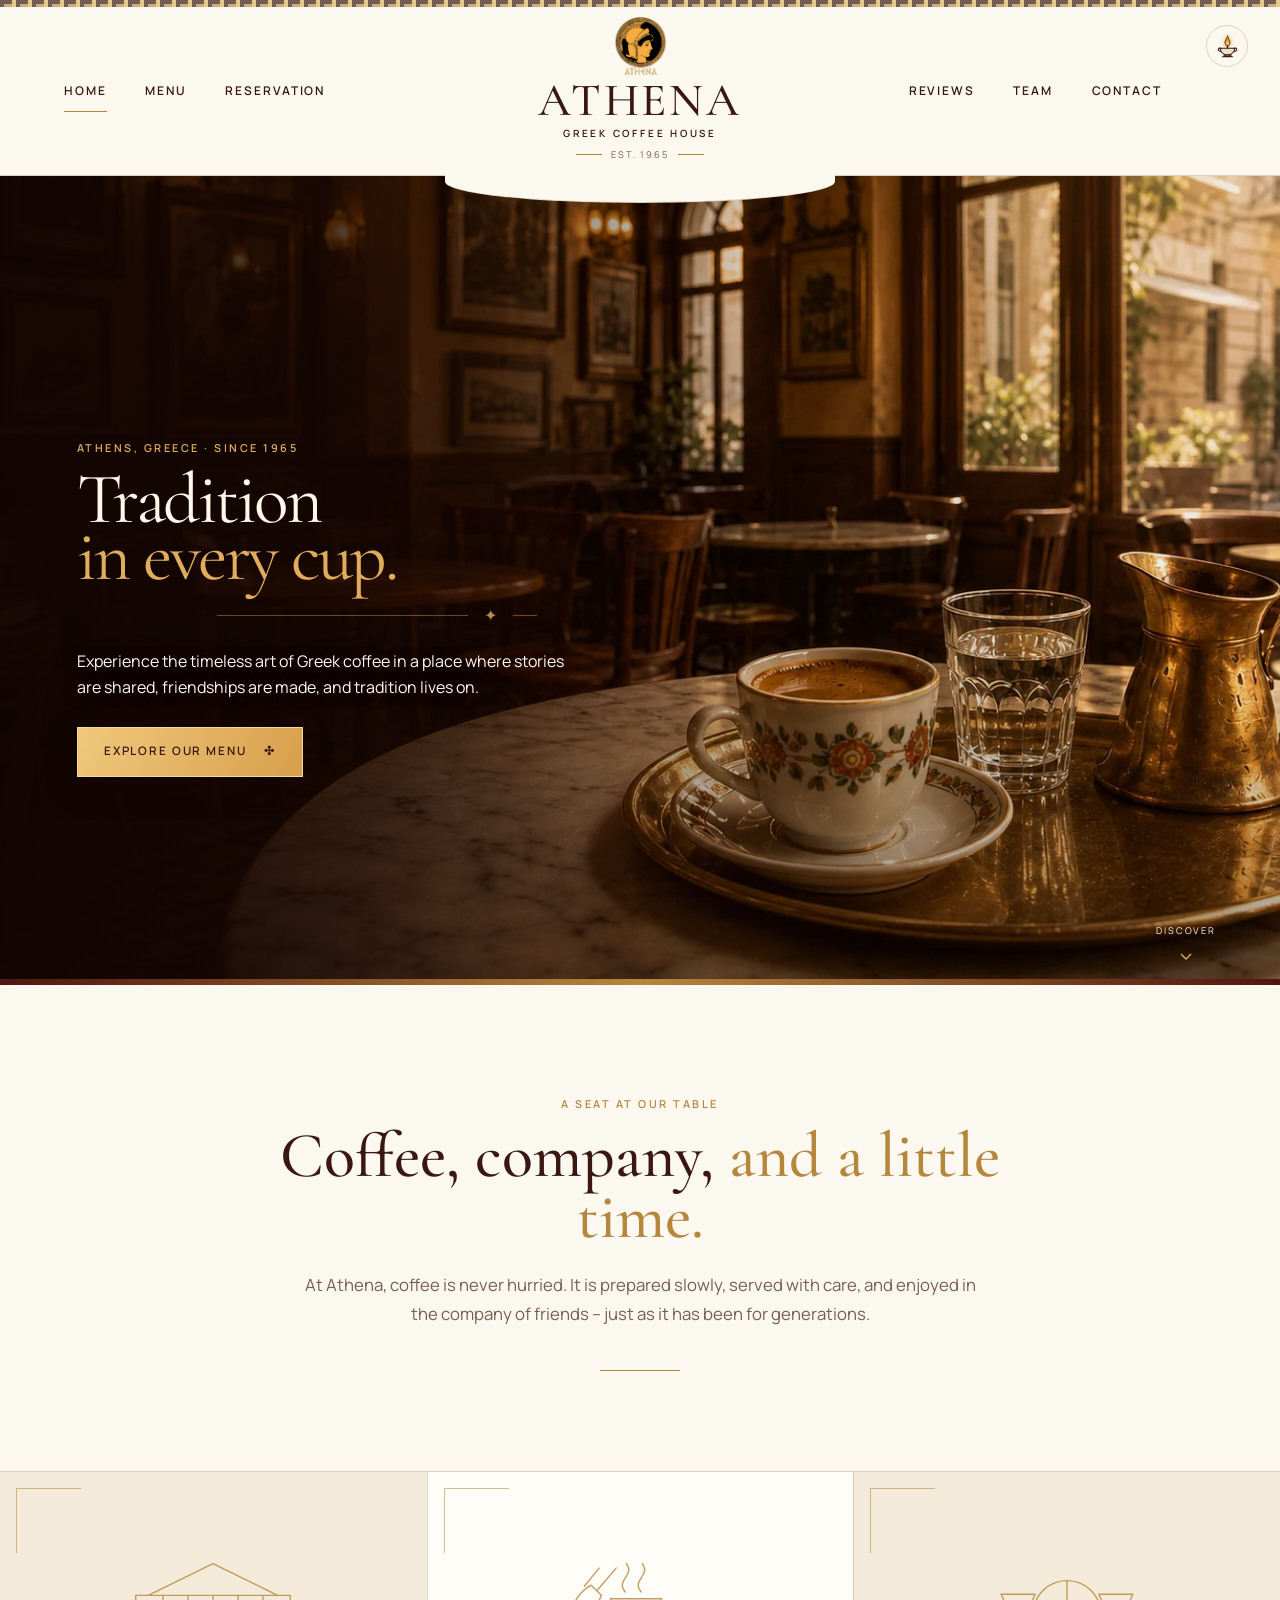
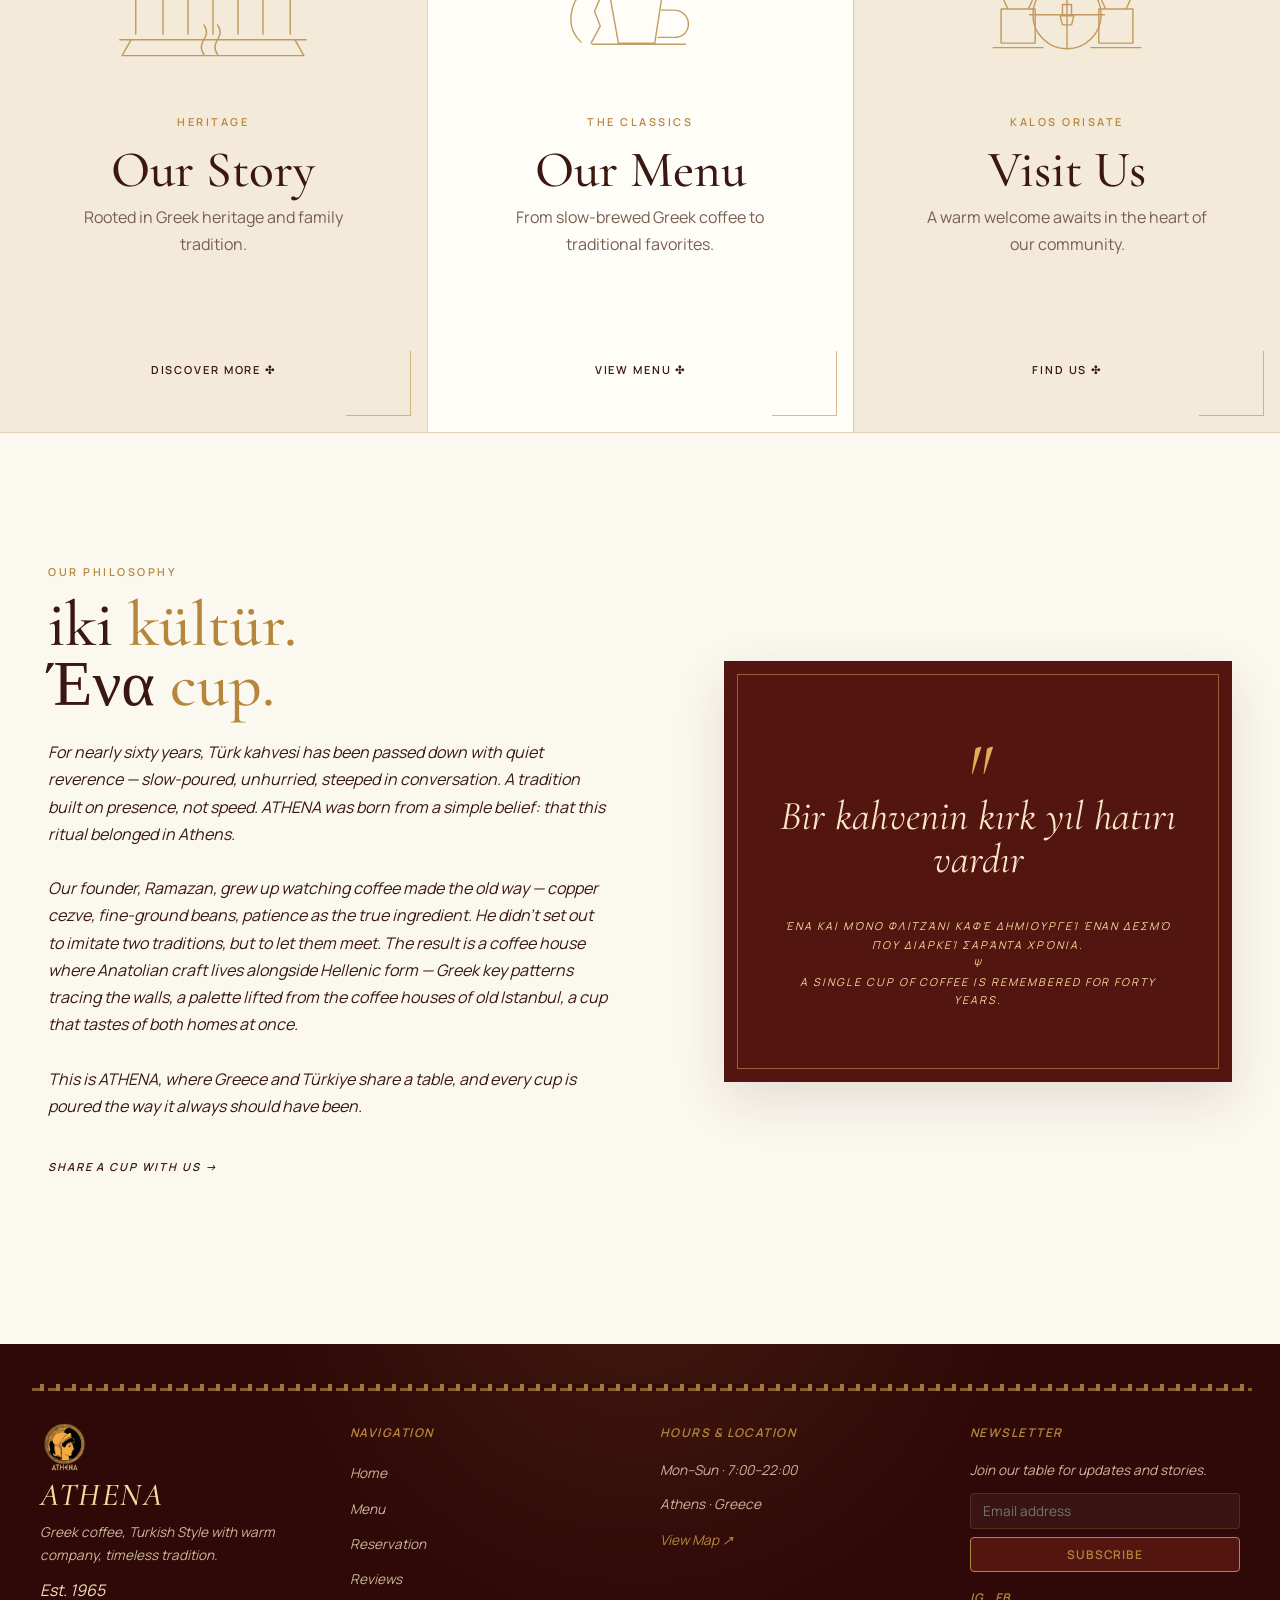
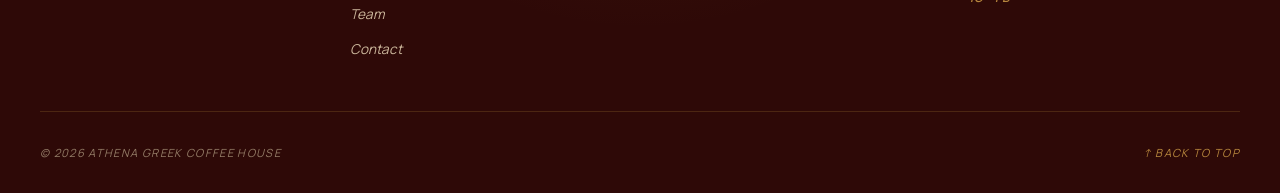
<file: index.html>
<!doctype html>
<html lang="en">
<head>
  <meta charset="UTF-8">
  <meta name="viewport" content="width=device-width, initial-scale=1.0">
  <meta name="description" content="Athena Greek Coffee House – tradition, hospitality, and Greek coffee since 1965.">
  <meta name="theme-color" content="#fbf8f0">
  <title>Athena Greek Coffee House</title>
  <link rel="icon" href="assets/athena-dark.png" type="image/png">
  <link rel="preconnect" href="https://fonts.googleapis.com">
  <link rel="preconnect" href="https://fonts.gstatic.com" crossorigin>
  <link href="https://fonts.googleapis.com/css2?family=Cormorant+Garamond:wght@400;500;600&family=Manrope:wght@400;500;600&display=swap" rel="stylesheet">
  <link rel="stylesheet" href="css/styles.css">
  <script src="js/footer-component.js" defer></script>
  <script src="js/theme-init.js"></script>
</head>
<body>
  <a class="skip-link" href="#main-content">Skip to content</a>

  <header class="site-header" data-header>
    <div class="greek-key" aria-hidden="true"></div>
    <div class="nav-shell">
      <nav class="desktop-nav" aria-label="Primary navigation">
        <a href="index.html" class="active" aria-current="page">Home</a>
        <a href="menu.html">Menu</a>
        <a href="reservation.html">Reservation</a>
      </nav>

      <a class="brand" href="index.html" aria-label="Athena Greek Coffee House – home">
        <img class="brand-logo" src="assets/athena-dark.png" alt="Athena Logo">
        <span class="brand-name">Athena</span>
        <span class="brand-subtitle">Greek Coffee House</span>
        <span class="brand-est"><i></i>Est. 1965<i></i></span>
      </a>

      <nav class="desktop-nav desktop-nav-right" aria-label="Secondary navigation">
        <a href="reviews.html">Reviews</a>
        <a href="team.html">Team</a>
        <a href="contact.html">Contact</a>
      </nav>

      <div class="header-actions">
        <button class="circle-button theme-toggle" type="button" data-theme-toggle aria-label="Switch to dark theme" aria-pressed="false">
          <svg class="theme-icon-lamp" viewBox="0 0 32 32" aria-hidden="true">
            <g class="lamp-fire">
              <path class="lamp-flame" d="M16 3.2c.3 3.2-3 4.8-3 8.1 0 2.1 1.3 3.8 3 4.7 1.7-.9 3-2.6 3-4.7 0-2.8-2.2-4.7-3-8.1Z"></path>
              <path class="lamp-flame-core" d="M16 8.2c-.2 1.6-1.3 2.4-1.3 3.8 0 .9.5 1.7 1.3 2.2.8-.5 1.3-1.3 1.3-2.2 0-1.3-.9-2.2-1.3-3.8Z"></path>
            </g>
            <path class="lamp-smoke" d="M16 14c-2.8-2.2 2.7-3.7 0-6.5-1.6-1.7.7-3 1.1-4.4"></path>
            <path class="lamp-wick" d="M16 15.4v2.1"></path>
            <path class="lamp-handle" d="M8.4 18.3c-3.4-2.1-5 2.9-.8 3.5M23.6 18.3c3.4-2.1 5 2.9.8 3.5"></path>
            <path class="lamp-bowl" d="M7.1 18.1h17.8c-.9 5.2-4.2 7.7-8.9 7.7s-8-2.5-8.9-7.7Z"></path>
            <path class="lamp-foot" d="M12 25.6v1.3h8v-1.3M10 28.1h12"></path>
          </svg>
        </button>
        <button class="circle-button menu-toggle" type="button" data-menu-toggle aria-label="Open navigation" aria-expanded="false" aria-controls="mobile-nav">
          <span></span><span></span><span></span>
        </button>
      </div>
    </div>

    <nav class="mobile-nav" id="mobile-nav" data-mobile-nav aria-label="Mobile navigation" hidden>
      <a href="index.html" aria-current="page">Home</a>
      <a href="menu.html">Menu</a>
      <a href="reservation.html">Reservation</a>
      <a href="reviews.html">Reviews</a>
      <a href="team.html">Team</a>
      <a href="contact.html">Contact</a>
    </nav>
  </header>

  <main id="main-content">
    <section class="hero" id="home" aria-labelledby="hero-title">
      <img class="hero-media" src="assets/athena-hero.webp" alt="Athena Greek Coffee House interior" loading="lazy">
      <div class="hero-shade" aria-hidden="true"></div>
      <div class="hero-content">
        <p class="eyebrow">Athens, Greece · Since 1965</p>
        <h1 id="hero-title">Tradition<br><em>in every cup.</em></h1>
        <div class="flourish" aria-hidden="true"><span></span>✦<span></span></div>
        <p class="hero-copy">Experience the timeless art of Greek coffee in a place where stories are shared, friendships are made, and tradition lives on.</p>
        <a class="button" href="menu.html">Explore our menu <span aria-hidden="true">✣</span></a>
      </div>
      <a class="scroll-cue" href="#about" aria-label="Scroll to learn about Athena">
        <span>Discover</span>
        <svg viewBox="0 0 24 24" aria-hidden="true"><path d="m7 10 5 5 5-5"></path></svg>
      </a>
    </section>

    <section class="welcome" id="about" aria-labelledby="welcome-title">
      <p class="eyebrow">A seat at our table</p>
      <h2 id="welcome-title">Coffee, company, <em>and a little time.</em></h2>
      <p>At Athena, coffee is never hurried. It is prepared slowly, served with care, and enjoyed in the company of friends – just as it has been for generations.</p>
    </section>

    <section class="experience-grid" id="gallery" aria-label="Discover Athena">
      <article class="experience-card card-story" id="story">
        <div class="card-illustration" aria-hidden="true">
          <svg viewBox="0 0 220 120">
            <path d="M28 87h164M42 82V48h136v34M53 48l57-28 57 28M66 48v34M88 48v34M110 48v34M132 48v34M154 48v34M38 87l-8 14h160l-8-14"></path>
            <path class="steam" d="M102 100c-8-12 8-14 0-26M114 100c-8-12 8-14 0-26"></path>
          </svg>
        </div>
        <p class="eyebrow">Heritage</p>
        <h3>Our Story</h3>
        <p>Rooted in Greek heritage and family tradition.</p>
        <a href="#story-note">Discover more <span aria-hidden="true">✣</span></a>
      </article>

      <article class="experience-card" id="menu-card">
        <div class="card-illustration" aria-hidden="true">
          <svg viewBox="0 0 220 120">
            <path d="M68 91h82M84 51h45l-6 39H91l-7-39ZM129 61h10c18 0 18 24 1 24h-14"></path>
            <path d="M58 89c-15-14-10-39 9-50l9 9-6 14 5 13-8 15M61 40l13-16M72 44l17-20"></path>
            <path class="steam" d="M97 45c-9-11 9-14 1-25M111 45c-9-11 9-14 1-25"></path>
          </svg>
        </div>
        <p class="eyebrow">The classics</p>
        <h3>Our Menu</h3>
        <p>From slow-brewed Greek coffee to traditional favorites.</p>
        <a href="menu.html">View menu <span aria-hidden="true">✣</span></a>
      </article>

      <article class="experience-card card-visit" id="visit">
        <div class="card-illustration" aria-hidden="true">
          <svg viewBox="0 0 220 120">
            <circle cx="110" cy="65" r="30"></circle>
            <path d="M77 65h66M110 35v60M52 90h30V60H52v30Zm86 0h30V60h-30v30ZM58 60l-6-13h30l-6 13M144 60l-6-13h30l-6 13M45 94h44M131 94h44"></path>
            <path d="M106 56h8v10h-8zM104 66h12l-2 8h-8z"></path>
          </svg>
        </div>
        <p class="eyebrow">Kalos orisate</p>
        <h3>Visit Us</h3>
        <p>A warm welcome awaits in the heart of our community.</p>
        <a href="contact.html">Find us <span aria-hidden="true">✣</span></a>
      </article>
    </section>

    <section class="story-note" id="story-note" aria-labelledby="story-title">
      <div class="story-copy">
        <p class="eyebrow">Our Philosophy</p>
        <h2 id="story-title">iki <em>kültür.</em><br>Ένα <em>cup.<em></h2>
        <p>For nearly sixty years, Türk kahvesi has been passed down with quiet reverence — slow-poured, unhurried, steeped in conversation. 
          A tradition built on presence, not speed. ATHENA was born from a simple belief: that this ritual belonged in Athens.

        <br><br>Our founder, Ramazan, grew up watching coffee made the old way — copper cezve, fine-ground beans, patience as the true 
        ingredient. He didn't set out to imitate two traditions, but to let them meet. The result is a coffee house where Anatolian 
        craft lives alongside Hellenic form — Greek key patterns tracing the walls, a palette lifted from the coffee houses of old Istanbul, a cup 
        that tastes of both homes at once.
        <br><br>This is ATHENA, where Greece and Türkiye share a table, and every cup is poured the way it always should have been.</p>

        <a class="text-link" href="reservation.html">Share a cup with us <span aria-hidden="true">→</span></a>
      </div>
      <div class="story-quote">
        <span class="quote-mark" aria-hidden="true">"</span>
        <blockquote>Bir kahvenin kırk yıl hatırı vardır</blockquote>
        <p><br>Ένα και μόνο φλιτζάνι καφέ δημιουργεί έναν δεσμό που διαρκεί σαράντα χρόνια. <br>ψ<br>A single cup of coffee is remembered for forty years.</p>
      </div>
    </section>
  </main>

  <site-footer></site-footer>
  <script src="js/script.js"></script>


</body>
</html>
</file>
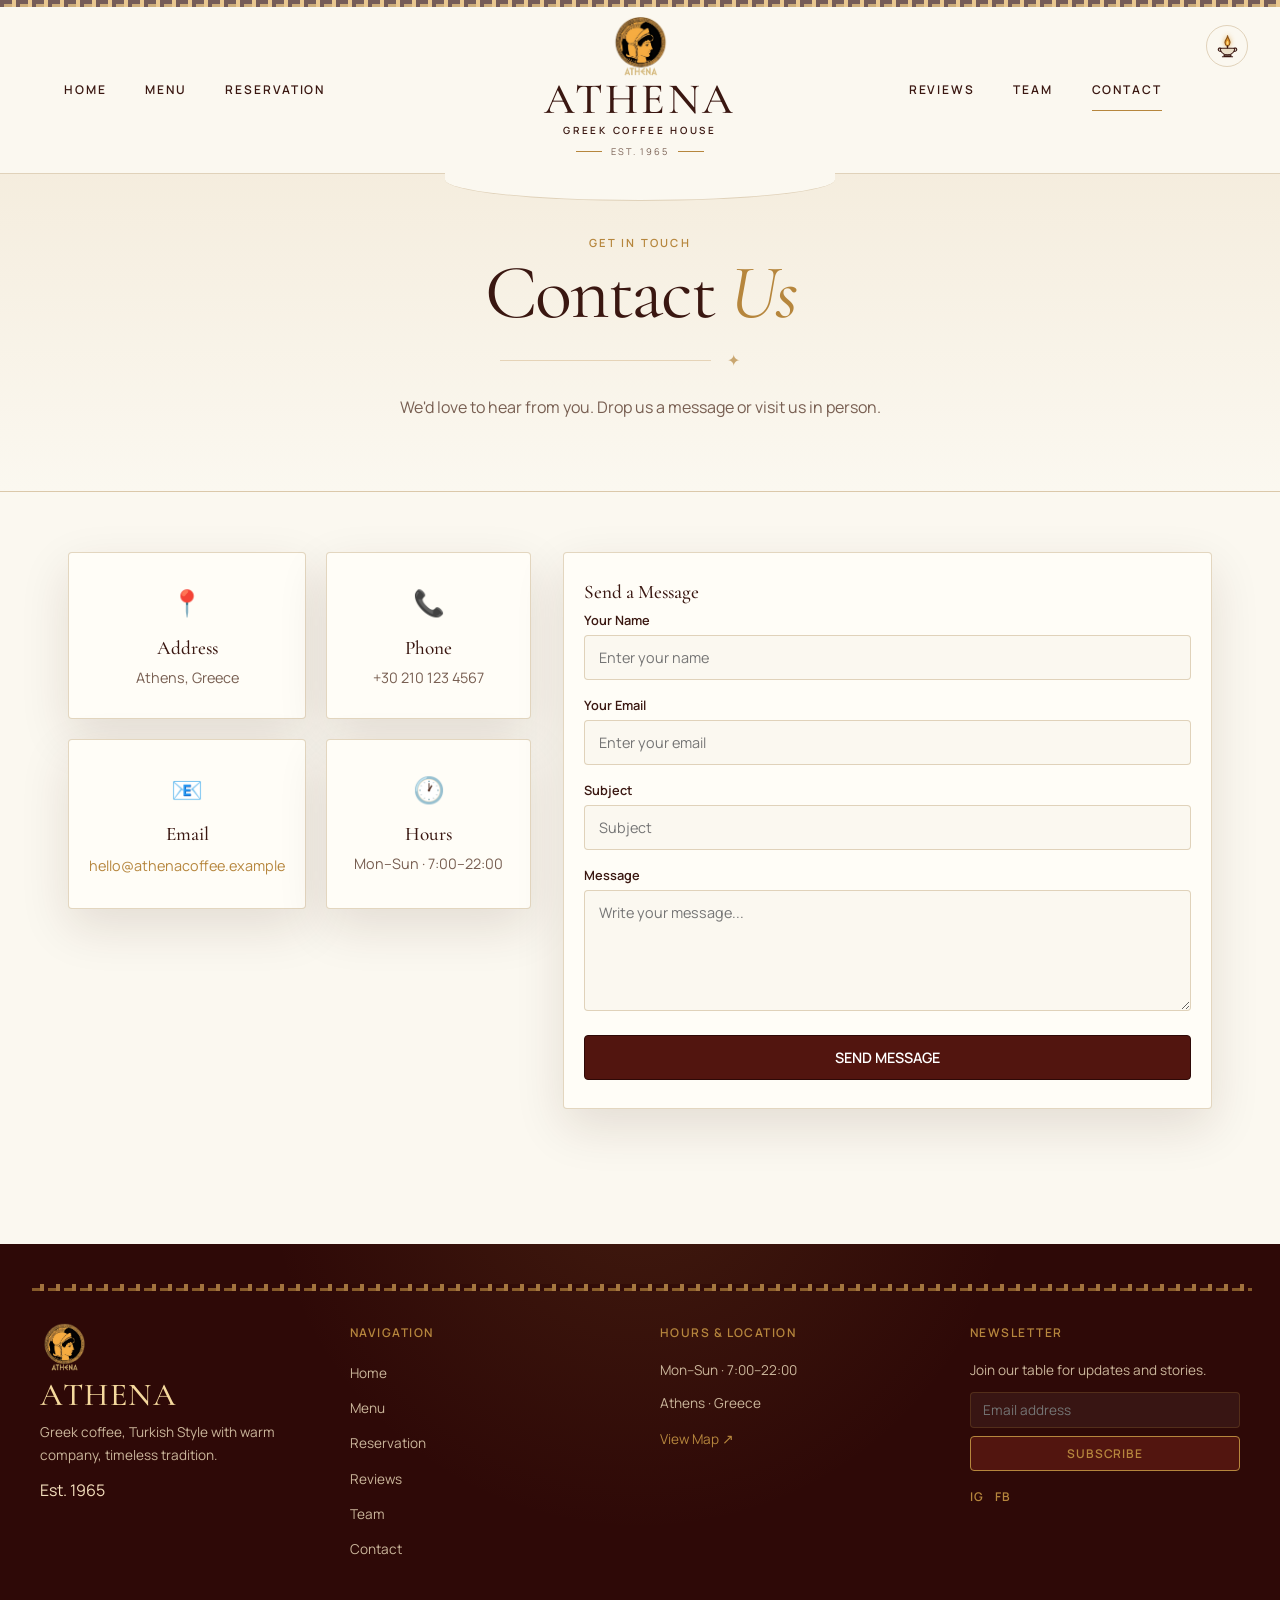
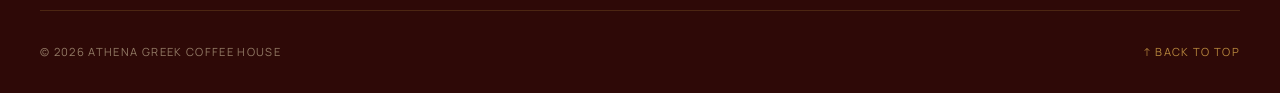
<file: contact.html>
<!doctype html>
<html lang="en">
<head>
  <meta charset="UTF-8">
  <meta name="viewport" content="width=device-width, initial-scale=1.0">
  <title>Contact — Athena Greek Coffee House</title>
  <link rel="icon" href="assets/athena-dark.png" type="image/png">
  <link href="https://fonts.googleapis.com/css2?family=Cormorant+Garamond:wght@400;500;600;700&family=Manrope:wght@400;500;600;700&display=swap" rel="stylesheet">
  <link rel="stylesheet" href="css/styles.css">
  <link rel="stylesheet" href="css/contact.css">
  <script src="js/footer-component.js" defer></script>
  <script src="js/theme-init.js"></script>
</head>
<body>

  <header class="site-header" id="header">
    <div class="greek-key"></div>
    <div class="nav-shell">
      <nav class="desktop-nav">
        <a href="index.html">Home</a>
        <a href="menu.html">Menu</a>
        <a href="reservation.html">Reservation</a>
      </nav>

      <a class="brand" href="index.html">
        <img class="brand-logo" src="assets/athena-dark.png" alt="Athena Logo">
        <span class="brand-name">Athena</span>
        <span class="brand-subtitle">Greek Coffee House</span>
        <span class="brand-est"><i></i>Est. 1965<i></i></span>
      </a>

      <nav class="desktop-nav desktop-nav-right">
        <a href="reviews.html">Reviews</a>
        <a href="team.html">Team</a>
        <a href="contact.html" class="active">Contact</a>
      </nav>

      <div class="header-actions">
        <button class="circle-button theme-toggle" type="button" id="theme-toggle" data-theme-toggle>
          <svg class="theme-icon-lamp" viewBox="0 0 32 32">
            <g class="lamp-fire">
              <path class="lamp-flame" d="M16 3.2c.3 3.2-3 4.8-3 8.1 0 2.1 1.3 3.8 3 4.7 1.7-.9 3-2.6 3-4.7 0-2.8-2.2-4.7-3-8.1Z"></path>
              <path class="lamp-flame-core" d="M16 8.2c-.2 1.6-1.3 2.4-1.3 3.8 0 .9.5 1.7 1.3 2.2.8-.5 1.3-1.3 1.3-2.2 0-1.3-.9-2.2-1.3-3.8Z"></path>
            </g>
            <path class="lamp-smoke" d="M16 14c-2.8-2.2 2.7-3.7 0-6.5-1.6-1.7.7-3 1.1-4.4"></path>
            <path class="lamp-wick" d="M16 15.4v2.1"></path>
            <path class="lamp-handle" d="M8.4 18.3c-3.4-2.1-5 2.9-.8 3.5M23.6 18.3c3.4-2.1 5 2.9.8 3.5"></path>
            <path class="lamp-bowl" d="M7.1 18.1h17.8c-.9 5.2-4.2 7.7-8.9 7.7s-8-2.5-8.9-7.7Z"></path>
            <path class="lamp-foot" d="M12 25.6v1.3h8v-1.3M10 28.1h12"></path>
          </svg>
        </button>
        <button class="circle-button menu-toggle" type="button" id="menu-toggle" data-menu-toggle>
          <span></span><span></span><span></span>
        </button>
      </div>
    </div>

    <nav class="mobile-nav" id="mobile-nav" hidden>
      <a href="index.html">Home</a>
      <a href="menu.html">Menu</a>
      <a href="reservation.html">Reservation</a>
      <a href="reviews.html">Reviews</a>
      <a href="team.html">Team</a>
      <a href="contact.html" class="active">Contact</a>
    </nav>
  </header>

  <main id="main-content">
    <!-- ===== HERO ===== -->
    <section class="contact-hero">
      <p class="eyebrow">Get in Touch</p>
      <h1>Contact <em>Us</em></h1>
      <div class="flourish"><span></span>✦<span></span></div>
      <p class="contact-copy">We'd love to hear from you. Drop us a message or visit us in person.</p>
    </section>

    <!-- ===== CONTENT ===== -->
    <section class="contact-section">
      <div class="contact-container">
        <div class="contact-grid">

          <!-- Info -->
          <div class="contact-info">
            <div class="contact-info-card">
              <span class="contact-icon">📍</span>
              <h3>Address</h3>
              <p>Athens, Greece</p>
            </div>
            <div class="contact-info-card">
              <span class="contact-icon">📞</span>
              <h3>Phone</h3>
              <p>+30 210 123 4567</p>
            </div>
            <div class="contact-info-card">
              <span class="contact-icon">📧</span>
              <h3>Email</h3>
              <a href="mailto:hello@athenacoffee.example">hello@athenacoffee.example</a>
            </div>
            <div class="contact-info-card">
              <span class="contact-icon">🕐</span>
              <h3>Hours</h3>
              <p>Mon–Sun · 7:00–22:00</p>
            </div>
          </div>

          <!-- Form -->
          <div class="contact-form">
            <div class="contact-form-card">
              <h2>Send a Message</h2>
              <form id="contact-form">
                <div class="form-group">
                  <label for="contact-name">Your Name</label>
                  <input type="text" id="contact-name" placeholder="Enter your name" class="form-input">
                </div>
                <div class="form-group">
                  <label for="contact-email">Your Email</label>
                  <input type="email" id="contact-email" placeholder="Enter your email" class="form-input">
                </div>
                <div class="form-group">
                  <label for="contact-subject">Subject</label>
                  <input type="text" id="contact-subject" placeholder="Subject" class="form-input">
                </div>
                <div class="form-group">
                  <label for="contact-message">Message</label>
                  <textarea id="contact-message" rows="5" placeholder="Write your message..." class="form-input"></textarea>
                </div>
                <button type="submit" class="btn-submit">Send Message</button>
              </form>
            </div>
          </div>

        </div>
      </div>
    </section>
  </main>

   <site-footer></site-footer>

  <script src="js/script.js"></script>
  <script src="js/contact.js"></script>
</body>
</html>
</file>
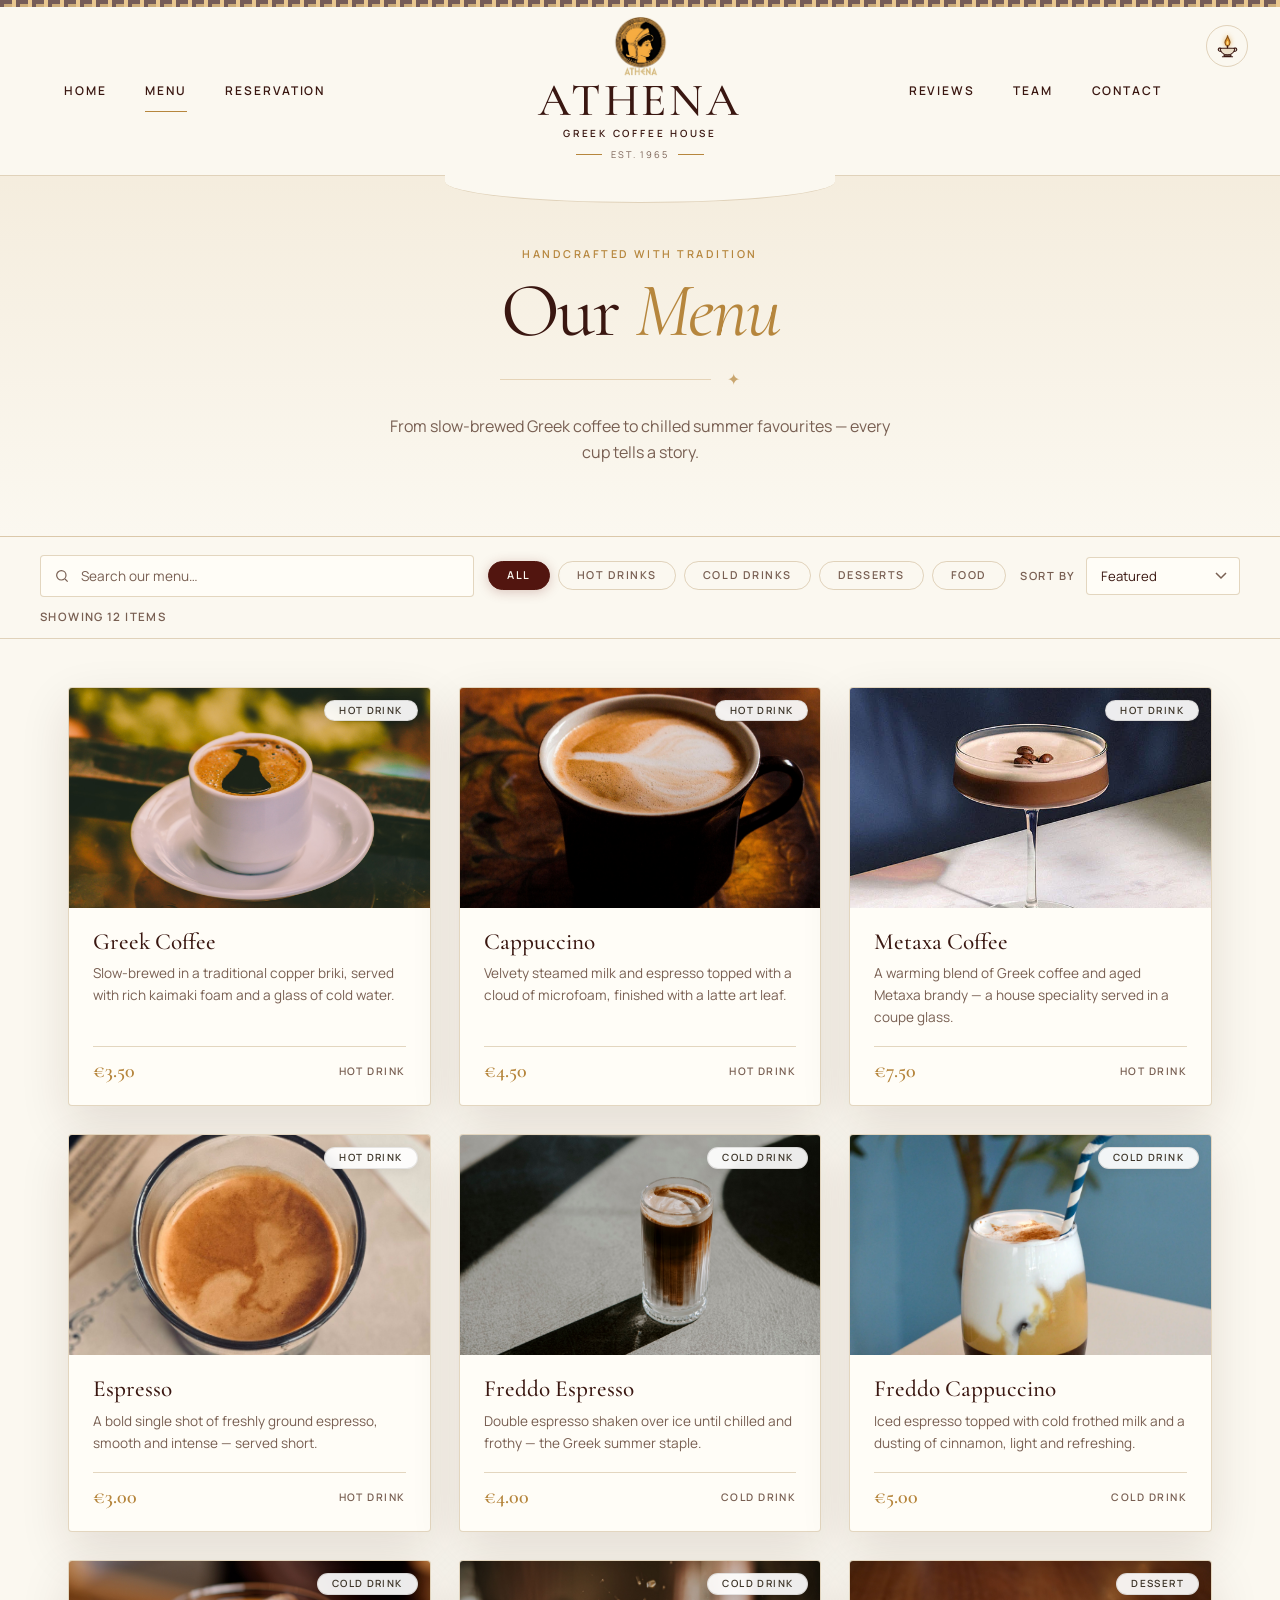
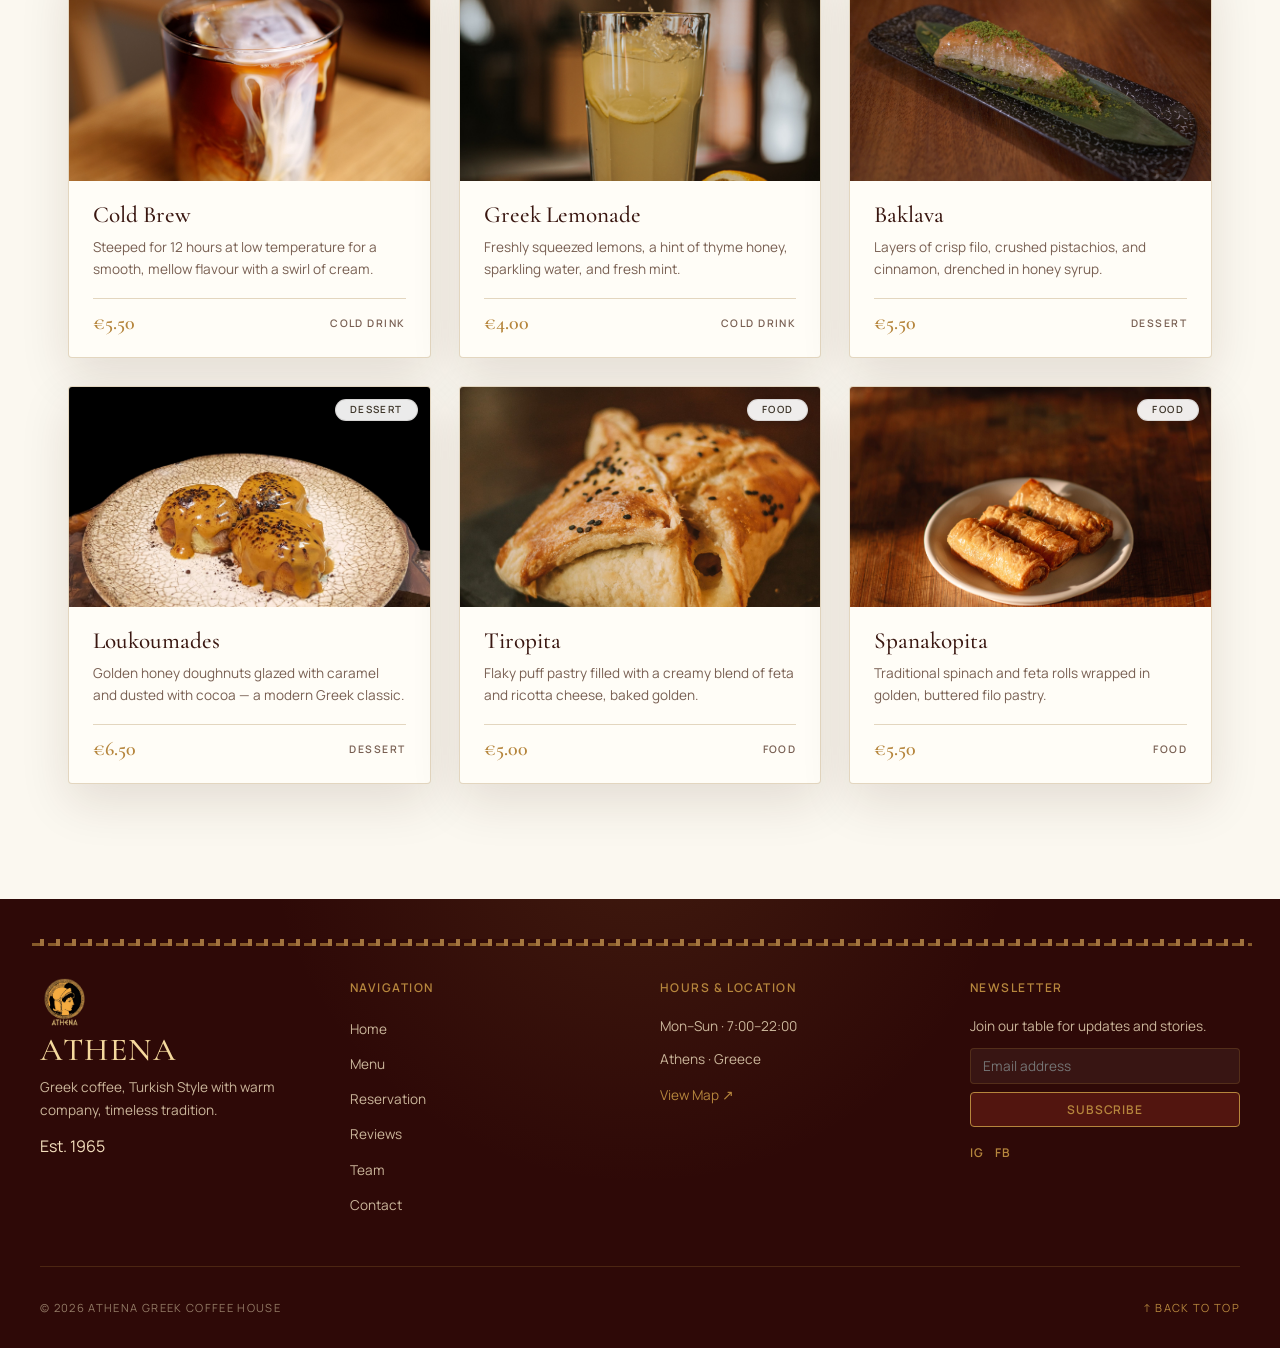
<file: menu.html>
<!doctype html>
<html lang="en">
<head>
  <meta charset="UTF-8">
  <meta name="viewport" content="width=device-width, initial-scale=1.0">
  <meta name="description" content="Athena Greek Coffee House – explore our full menu of traditional Greek coffees, cold drinks, and desserts.">
  <meta name="theme-color" content="#fbf8f0">
  <title>Menu – Athena Greek Coffee House</title>
  <link rel="icon" href="assets/athena-dark.png" type="image/png">
  <link rel="preconnect" href="https://fonts.googleapis.com">
  <link rel="preconnect" href="https://fonts.gstatic.com" crossorigin>
  <link href="https://fonts.googleapis.com/css2?family=Cormorant+Garamond:wght@400;500;600&family=Manrope:wght@400;500;600&display=swap" rel="stylesheet">
  <link rel="stylesheet" href="css/styles.css">
  <link rel="stylesheet" href="css/menu.css">
  <script src="js/footer-component.js" defer></script>
  <script src="js/theme-init.js"></script>
</head>
<body>
  <a class="skip-link" href="#main-content">Skip to content</a>

  <header class="site-header" data-header>
    <div class="greek-key" aria-hidden="true"></div>
    <div class="nav-shell">
      <nav class="desktop-nav" aria-label="Primary navigation">
        <a href="index.html">Home</a>
        <a href="menu.html" class="active" aria-current="page">Menu</a>
        <a href="reservation.html">Reservation</a>
      </nav>

      <a class="brand" href="index.html" aria-label="Athena Greek Coffee House – home">
        <img class="brand-logo" src="assets/athena-dark.png" alt="Athena Logo">
        <span class="brand-name">Athena</span>
        <span class="brand-subtitle">Greek Coffee House</span>
        <span class="brand-est"><i></i>Est. 1965<i></i></span>
      </a>

      <nav class="desktop-nav desktop-nav-right" aria-label="Secondary navigation">
        <a href="reviews.html">Reviews</a>
        <a href="team.html">Team</a>
        <a href="contact.html">Contact</a>
      </nav>

      <div class="header-actions">
        <button class="circle-button theme-toggle" type="button" data-theme-toggle aria-label="Switch to dark theme" aria-pressed="false">
          <svg class="theme-icon-lamp" viewBox="0 0 32 32" aria-hidden="true">
            <g class="lamp-fire">
              <path class="lamp-flame" d="M16 3.2c.3 3.2-3 4.8-3 8.1 0 2.1 1.3 3.8 3 4.7 1.7-.9 3-2.6 3-4.7 0-2.8-2.2-4.7-3-8.1Z"></path>
              <path class="lamp-flame-core" d="M16 8.2c-.2 1.6-1.3 2.4-1.3 3.8 0 .9.5 1.7 1.3 2.2.8-.5 1.3-1.3 1.3-2.2 0-1.3-.9-2.2-1.3-3.8Z"></path>
            </g>
            <path class="lamp-smoke" d="M16 14c-2.8-2.2 2.7-3.7 0-6.5-1.6-1.7.7-3 1.1-4.4"></path>
            <path class="lamp-wick" d="M16 15.4v2.1"></path>
            <path class="lamp-handle" d="M8.4 18.3c-3.4-2.1-5 2.9-.8 3.5M23.6 18.3c3.4-2.1 5 2.9.8 3.5"></path>
            <path class="lamp-bowl" d="M7.1 18.1h17.8c-.9 5.2-4.2 7.7-8.9 7.7s-8-2.5-8.9-7.7Z"></path>
            <path class="lamp-foot" d="M12 25.6v1.3h8v-1.3M10 28.1h12"></path>
          </svg>
        </button>
        <button class="circle-button menu-toggle" type="button" data-menu-toggle aria-label="Open navigation" aria-expanded="false" aria-controls="mobile-nav">
          <span></span><span></span><span></span>
        </button>
      </div>
    </div>

    <nav class="mobile-nav" id="mobile-nav" data-mobile-nav aria-label="Mobile navigation" hidden>
      <a href="index.html">Home</a>
      <a href="menu.html" aria-current="page">Menu</a>
      <a href="reservation.html">Reservation</a>
      <a href="reviews.html">Reviews</a>
      <a href="team.html">Team</a>
      <a href="contact.html">Contact</a>
    </nav>
  </header>

  <main id="main-content">
    <!-- Menu Hero -->
    <section class="menu-hero" aria-labelledby="menu-hero-title">
      <p class="eyebrow">Handcrafted with tradition</p>
      <h1 id="menu-hero-title">Our <em>Menu</em></h1>
      <div class="flourish" aria-hidden="true"><span></span>✦<span></span></div>
      <p class="menu-hero-copy">From slow-brewed Greek coffee to chilled summer favourites — every cup tells a story.</p>
    </section>

    <!-- Menu Controls -->
    <section class="menu-controls" aria-label="Filter and search menu">
      <div class="controls-inner">
        <div class="search-wrap">
          <label for="menu-search" class="sr-only">Search menu items</label>
          <svg class="search-icon" viewBox="0 0 24 24" aria-hidden="true">
            <circle cx="11" cy="11" r="7"></circle>
            <path d="m16.5 16.5 4 4"></path>
          </svg>
          <input type="search" id="menu-search" class="search-input" placeholder="Search our menu…" aria-label="Search menu items" autocomplete="off">
        </div>

        <div class="filter-wrap" role="group" aria-label="Filter by category">
          <button class="filter-btn active" data-filter="all" aria-pressed="true">All</button>
          <button class="filter-btn" data-filter="hot" aria-pressed="false">Hot Drinks</button>
          <button class="filter-btn" data-filter="cold" aria-pressed="false">Cold Drinks</button>
          <button class="filter-btn" data-filter="dessert" aria-pressed="false">Desserts</button>
          <button class="filter-btn" data-filter="food" aria-pressed="false">Food</button>
        </div>

        <div class="sort-wrap">
          <label for="menu-sort" class="sort-label">Sort by</label>
          <select id="menu-sort" class="sort-select" aria-label="Sort menu items">
            <option value="default">Featured</option>
            <option value="name-asc">Name (A–Z)</option>
            <option value="name-desc">Name (Z–A)</option>
            <option value="price-asc">Price (Low–High)</option>
            <option value="price-desc">Price (High–Low)</option>
          </select>
        </div>
      </div>

      <p class="results-count" id="results-count" aria-live="polite" aria-atomic="true">
        Showing <span id="count-number">12</span> items
      </p>
    </section>

    <!-- Menu Catalogue -->
    <section class="menu-catalogue" aria-label="Menu items" id="menu-catalogue">
      <div class="catalogue-grid" id="catalogue-grid"></div>
      <div class="empty-state" id="empty-state" hidden aria-live="polite">
        <svg viewBox="0 0 80 80" aria-hidden="true">
          <circle cx="40" cy="40" r="32" fill="none" stroke="currentColor" stroke-width="1.5"></circle>
          <path d="M28 40h24M40 28v24" stroke="currentColor" stroke-width="1.5" opacity=".4"></path>
        </svg>
        <p>No items found. Try a different search or filter.</p>
        <button class="button" id="reset-btn" type="button">Clear filters</button>
      </div>
    </section>
  </main>

   <site-footer></site-footer>

  <script src="js/script.js"></script>
  <script src="js/catalogue.js"></script>
</body>
</html>
</file>
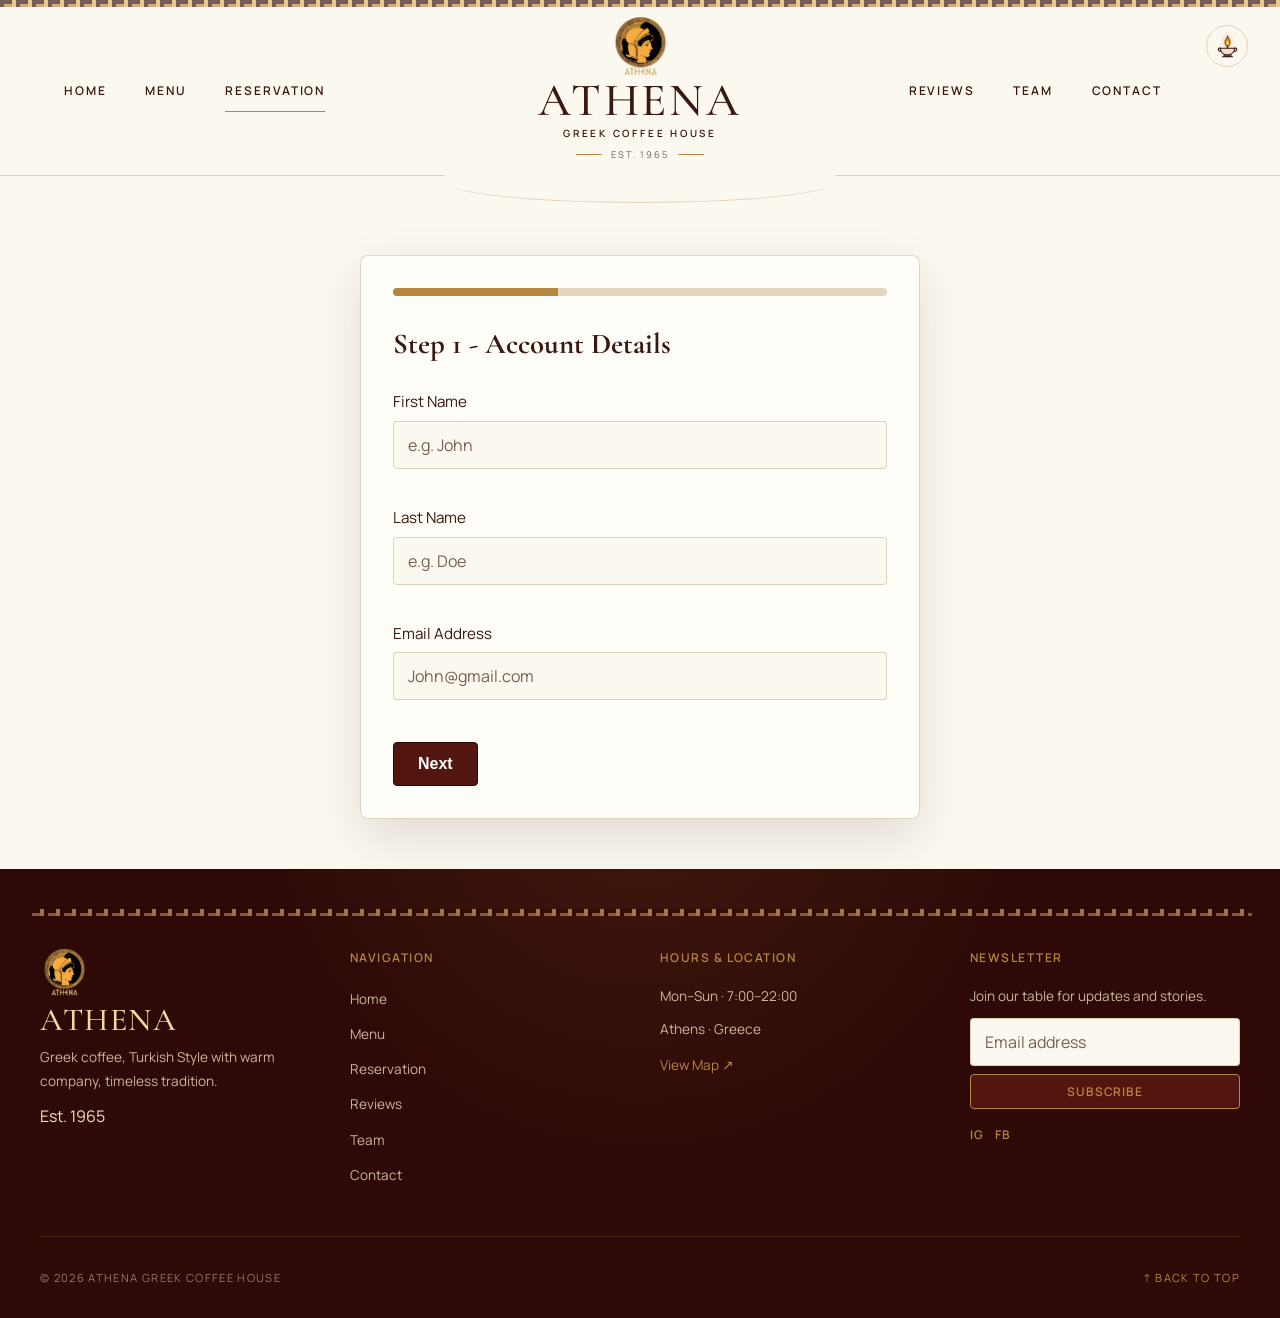
<file: reservation.html>
<!DOCTYPE html>
<html lang="en">
<head>
  <meta charset="UTF-8">
  <meta name="viewport" content="width=device-width, initial-scale=1.0">
  <meta name="description" content="Reserve your table at Athena Greek Coffee House. Register and book your experience.">
  <meta name="theme-color" content="#fbf8f0">
  <title>Reservation — Athena Greek Coffee House</title>
  <link rel="icon" href="assets/athena-dark.png" type="image/png">
  <link rel="preconnect" href="https://fonts.googleapis.com">
  <link rel="preconnect" href="https://fonts.gstatic.com" crossorigin>
  <link href="https://fonts.googleapis.com/css2?family=Cormorant+Garamond:wght@400;500;600;700&family=Manrope:wght@400;500;600;700&display=swap" rel="stylesheet">
  <link rel="stylesheet" href="css/styles.css">
  <link rel="stylesheet" href="css/register.css">
  <script src="js/footer-component.js" defer></script>
  <script src="js/theme-init.js"></script>
</head>
<body>
  <a class="skip-link" href="#main-content">Skip to content</a>

  <header class="site-header">
    <div class="greek-key"></div>
    <div class="nav-shell">
      <nav class="desktop-nav">
        <a href="index.html">Home</a>
        <a href="menu.html">Menu</a>
        <a href="reservation.html" class="active">Reservation</a>
      </nav>

      <a class="brand" href="index.html">
        <img class="brand-logo" src="assets/athena-dark.png" alt="Athena Logo">
        <span class="brand-name">Athena</span>
        <span class="brand-subtitle">Greek Coffee House</span>
        <span class="brand-est"><i></i>Est. 1965<i></i></span>
      </a>

      <nav class="desktop-nav desktop-nav-right">
        <a href="reviews.html">Reviews</a>
        <a href="team.html">Team</a>
        <a href="contact.html">Contact</a>
      </nav>

      <!-- SVG IMPORTED FROM WAYNE-->

      <div class="header-actions">
        <button class="circle-button theme-toggle" type="button" data-theme-toggle aria-label="Switch to dark theme" aria-pressed="false">
          <svg class="theme-icon-lamp" viewBox="0 0 32 32" aria-hidden="true">
            <g class="lamp-fire">
              <path class="lamp-flame" d="M16 3.2c.3 3.2-3 4.8-3 8.1 0 2.1 1.3 3.8 3 4.7 1.7-.9 3-2.6 3-4.7 0-2.8-2.2-4.7-3-8.1Z"></path>
              <path class="lamp-flame-core" d="M16 8.2c-.2 1.6-1.3 2.4-1.3 3.8 0 .9.5 1.7 1.3 2.2.8-.5 1.3-1.3 1.3-2.2 0-1.3-.9-2.2-1.3-3.8Z"></path>
            </g>
            <path class="lamp-smoke" d="M16 14c-2.8-2.2 2.7-3.7 0-6.5-1.6-1.7.7-3 1.1-4.4"></path>
            <path class="lamp-wick" d="M16 15.4v2.1"></path>
            <path class="lamp-handle" d="M8.4 18.3c-3.4-2.1-5 2.9-.8 3.5M23.6 18.3c3.4-2.1 5 2.9.8 3.5"></path>
            <path class="lamp-bowl" d="M7.1 18.1h17.8c-.9 5.2-4.2 7.7-8.9 7.7s-8-2.5-8.9-7.7Z"></path>
            <path class="lamp-foot" d="M12 25.6v1.3h8v-1.3M10 28.1h12"></path>
          </svg>
        </button>
        <button class="circle-button menu-toggle" type="button" data-menu-toggle aria-label="Open navigation" aria-expanded="false" aria-controls="mobile-nav">
          <span></span><span></span><span></span>
        </button>
      </div>
    </div>

    <nav class="mobile-nav" id="mobile-nav" hidden>
      <a href="index.html">Home</a>
      <a href="menu.html">Menu</a>
      <a href="reservation.html">Reservation</a>
      <a href="reviews.html">Reviews</a>
      <a href="team.html">Team</a>
      <a href="contact.html">Contact</a>
    </nav>
  </header>

  <main id="main-content">
    <section class="reservation-form">
      <div class="form-container">
        <div class="form-card">
          <div class="progress"><div id="bar"></div></div>
          
          <form id="form">
            <!-- step 1 info -->
            <div class="step active">
              <h2>Step 1 - Account Details</h2>
              
              <label for="fname">First Name</label>
              <input id="fname" name="fname" type="text" placeholder="e.g. John" required>
              <span class="error-msg" id="fname-err"></span>

              <label for="lname">Last Name</label>
              <input id="lname" name="lname" type="text" placeholder="e.g. Doe" required>
              <span class="error-msg" id="lname-err"></span>

              <label for="email">Email Address</label>
              <input id="email" name="email" type="email" placeholder="John@gmail.com" required>
              <span class="error-msg" id="email-err"></span>

              <button type="button" id="n1" class="btn">Next</button>
            </div>

            <!-- step 2 info -->
            <div class="step">
              <h2>Step 2 - Personal Preferences</h2>
              
              <label for="phone">Phone Number (Greek)</label>
              <div class="phone-input-group">
                <span class="prefix">+30</span>
                <input id="phone" name="phone" type="tel" maxlength="10" placeholder="6912345678" required>
              </div>
              <span class="error-msg" id="phone-err"></span>

              <label for="dob">Date of Birth</label>
              <input id="dob" name="dob" type="date" required>
              <span class="error-msg" id="dob-err"></span>

              <label for="coffee">Security question: Favourite Coffee</label>
              <select id="coffee" name="coffee" required>
                <option value="">Select a coffee option...</option>
                <option value="Greek Traditional">Traditional Greek Coffee</option>
                <option value="Cappucino">Cappucino</option>
                <option value="Metaxa Coffee">Metaxa Coffee</option>
                <option value="Espresso">Espresso</option>
                <option value="Freddo Espresso">Freddo Espresso</option>
                <option value="Freddo Cappucino">Freddo Cappucino</option>
                <option value="Cold Brew">Cold Brew</option>
              </select>
              <span class="error-msg" id="coffee-err"></span>

              <div class="button-group">
                <button type="button" class="back btn-sec">Back</button>
                <button type="button" id="n2" class="btn">Next</button>
              </div>
            </div>

            <!-- step 3 passwords and terms -->
            <div class="step">
              <h2>Step 3 - Security</h2>
              
              <label for="pass">Password</label>
              <input id="pass" name="pass" type="password" placeholder="At least 8 characters" required>
              <span class="error-msg" id="pass-err"></span>

              <label for="confirm">Confirm Password</label>
              <input id="confirm" name="confirm" type="password" placeholder="Re-enter password" required>
              <span class="error-msg" id="confirm-err"></span>

              <label class="checkbox-label">
                <input id="terms" name="terms" type="checkbox"> I agree to the terms & conditions
              </label>
              <span class="error-msg" id="terms-err"></span>

              <div class="button-group">
                <button type="button" class="back btn-sec">Back</button>
                <button type="button" id="register" class="btn">Register</button>
              </div>
            </div>
          </form>

          <!-- login box shown after registration -->
          <div id="login" class="hidden">
            <h2>Registration Successful!</h2>
            <p class="subtext">Please log in with your newly registered credentials.</p>
            
            <label for="loginEmail">Email</label>
            <input id="loginEmail" name="loginEmail" type="email">
            
            <label for="loginPass">Password</label>
            <input id="loginPass" name="loginPass" type="password">
            
            <button type="button" id="loginBtn" class="btn">Login</button>
            <div id="greeting" class="greeting-box hidden"></div>
          </div>

        </div>
      </div>
    </section>
  </main>

   <site-footer></site-footer>

  <script src="js/script.js"></script>
  <script src="js/register.js"></script>
</body>
</html>
</file>
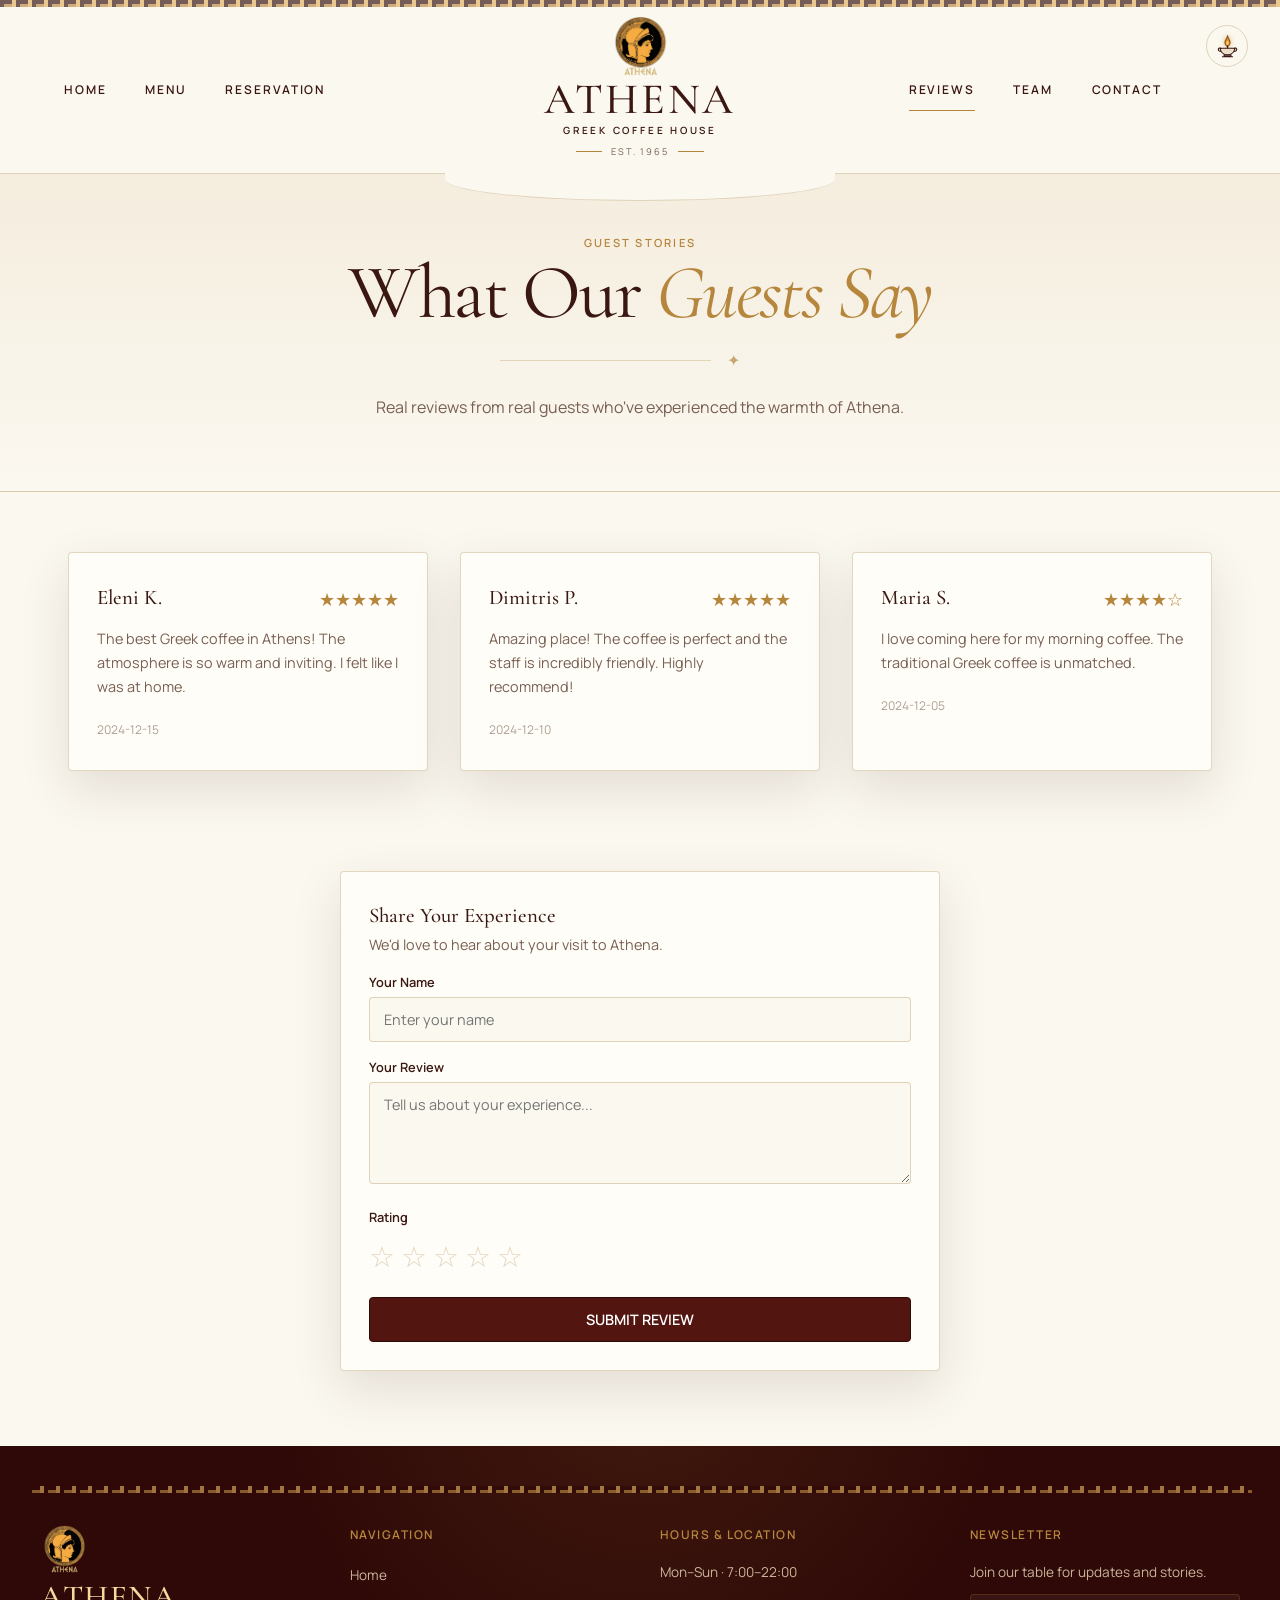
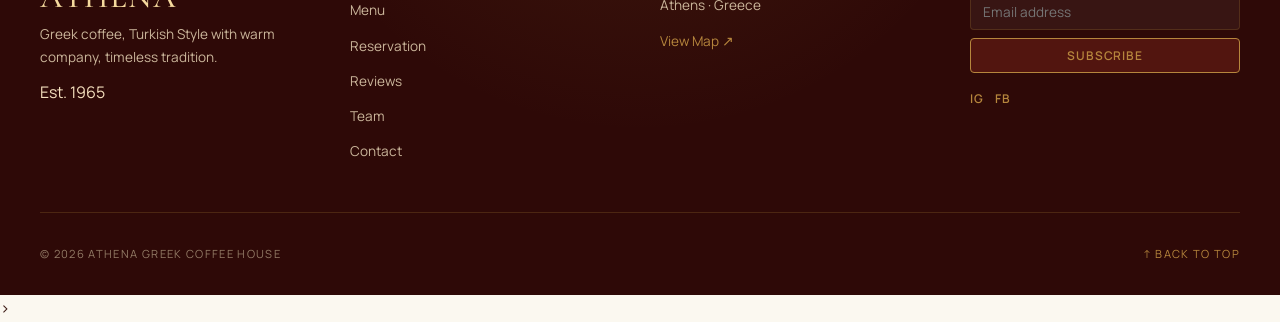
<file: reviews.html>
<!doctype html>
<html lang="en">
<head>
  <meta charset="UTF-8">
  <meta name="viewport" content="width=device-width, initial-scale=1.0">
  <meta name="description" content="Read reviews from our guests at Athena Greek Coffee House.">
  <meta name="theme-color" content="#fbf8f0">
  <title>Reviews — Athena Greek Coffee House</title>
  <link rel="icon" href="assets/athena-dark.png" type="image/png">
  <link rel="preconnect" href="https://fonts.googleapis.com">
  <link rel="preconnect" href="https://fonts.gstatic.com" crossorigin>
  <link href="https://fonts.googleapis.com/css2?family=Cormorant+Garamond:wght@400;500;600&family=Manrope:wght@400;500;600&display=swap" rel="stylesheet">
  <link rel="stylesheet" href="css/styles.css">
  <link rel="stylesheet" href="css/reviews.css">
  <script src="js/footer-component.js" defer></script>
  <script src="js/theme-init.js"></script>
</head>
<body>
  <a class="skip-link" href="#main-content">Skip to content</a>

  <header class="site-header" data-header>
    <div class="greek-key" aria-hidden="true"></div>
    <div class="nav-shell">
      <nav class="desktop-nav" aria-label="Primary navigation">
        <a href="index.html">Home</a>
        <a href="menu.html">Menu</a>
        <a href="reservation.html">Reservation</a>
      </nav>

      <a class="brand" href="index.html" aria-label="Athena Greek Coffee House – home">
        <img class="brand-logo" src="assets/athena-dark.png" alt="Athena Logo">
        <span class="brand-name">Athena</span>
        <span class="brand-subtitle">Greek Coffee House</span>
        <span class="brand-est"><i></i>Est. 1965<i></i></span>
      </a>

      <nav class="desktop-nav desktop-nav-right" aria-label="Secondary navigation">
        <a href="reviews.html" class="active" aria-current="page">Reviews</a>
        <a href="team.html">Team</a>
        <a href="contact.html">Contact</a>
      </nav>

      <div class="header-actions">
        <button class="circle-button theme-toggle" type="button" data-theme-toggle aria-label="Switch to dark theme" aria-pressed="false">
          <svg class="theme-icon-lamp" viewBox="0 0 32 32" aria-hidden="true">
            <g class="lamp-fire">
              <path class="lamp-flame" d="M16 3.2c.3 3.2-3 4.8-3 8.1 0 2.1 1.3 3.8 3 4.7 1.7-.9 3-2.6 3-4.7 0-2.8-2.2-4.7-3-8.1Z"></path>
              <path class="lamp-flame-core" d="M16 8.2c-.2 1.6-1.3 2.4-1.3 3.8 0 .9.5 1.7 1.3 2.2.8-.5 1.3-1.3 1.3-2.2 0-1.3-.9-2.2-1.3-3.8Z"></path>
            </g>
            <path class="lamp-smoke" d="M16 14c-2.8-2.2 2.7-3.7 0-6.5-1.6-1.7.7-3 1.1-4.4"></path>
            <path class="lamp-wick" d="M16 15.4v2.1"></path>
            <path class="lamp-handle" d="M8.4 18.3c-3.4-2.1-5 2.9-.8 3.5M23.6 18.3c3.4-2.1 5 2.9.8 3.5"></path>
            <path class="lamp-bowl" d="M7.1 18.1h17.8c-.9 5.2-4.2 7.7-8.9 7.7s-8-2.5-8.9-7.7Z"></path>
            <path class="lamp-foot" d="M12 25.6v1.3h8v-1.3M10 28.1h12"></path>
          </svg>
        </button>
        <button class="circle-button menu-toggle" type="button" data-menu-toggle aria-label="Open navigation" aria-expanded="false" aria-controls="mobile-nav">
          <span></span><span></span><span></span>
        </button>
      </div>
    </div>

    <nav class="mobile-nav" id="mobile-nav" data-mobile-nav aria-label="Mobile navigation" hidden>
      <a href="index.html">Home</a>
      <a href="menu.html">Menu</a>
      <a href="reservation.html">Reservation</a>
      <a href="reviews.html" aria-current="page">Reviews</a>
      <a href="team.html">Team</a>
      <a href="contact.html">Contact</a>
    </nav>
  </header>

  <main id="main-content">
    <!-- ===== HERO ===== -->
    <section class="reviews-hero" aria-labelledby="reviews-title">
      <p class="eyebrow">Guest Stories</p>
      <h1 id="reviews-title">What Our <em>Guests Say</em></h1>
      <div class="flourish" aria-hidden="true"><span></span>✦<span></span></div>
      <p class="reviews-copy">Real reviews from real guests who've experienced the warmth of Athena.</p>
    </section>

    <!-- ===== REVIEWS LIST ===== -->
    <section class="reviews-section" aria-label="Guest reviews">
      <div class="reviews-container">
        <div class="reviews-grid" id="reviews-grid">
          <!-- Reviews will be rendered by JavaScript -->
        </div>
      </div>
    </section>

    <!-- ===== ADD REVIEW ===== -->
    <section class="add-review-section" aria-label="Add a review">
      <div class="add-review-container">
        <div class="add-review-card">
          <h2>Share Your Experience</h2>
          <p>We'd love to hear about your visit to Athena.</p>
          <form id="review-form">
            <div class="form-group">
              <label for="review-name">Your Name</label>
              <input type="text" id="review-name" placeholder="Enter your name" class="form-input">
            </div>
            <div class="form-group">
              <label for="review-text">Your Review</label>
              <textarea id="review-text" rows="4" placeholder="Tell us about your experience..." class="form-input"></textarea>
            </div>
            <div class="form-group">
              <label>Rating</label>
              <div class="star-rating" id="star-rating">
                <span class="star" data-value="1">☆</span>
                <span class="star" data-value="2">☆</span>
                <span class="star" data-value="3">☆</span>
                <span class="star" data-value="4">☆</span>
                <span class="star" data-value="5">☆</span>
              </div>
              <input type="hidden" id="review-rating" value="0">
            </div>
            <button type="submit" class="btn-submit">Submit Review</button>
          </form>
        </div>
      </div>
    </section>
  </main>

   <site-footer></site-footer>>

  <script src="js/script.js"></script>
  <script src="js/reviews.js"></script>
</body>
</html>
</file>
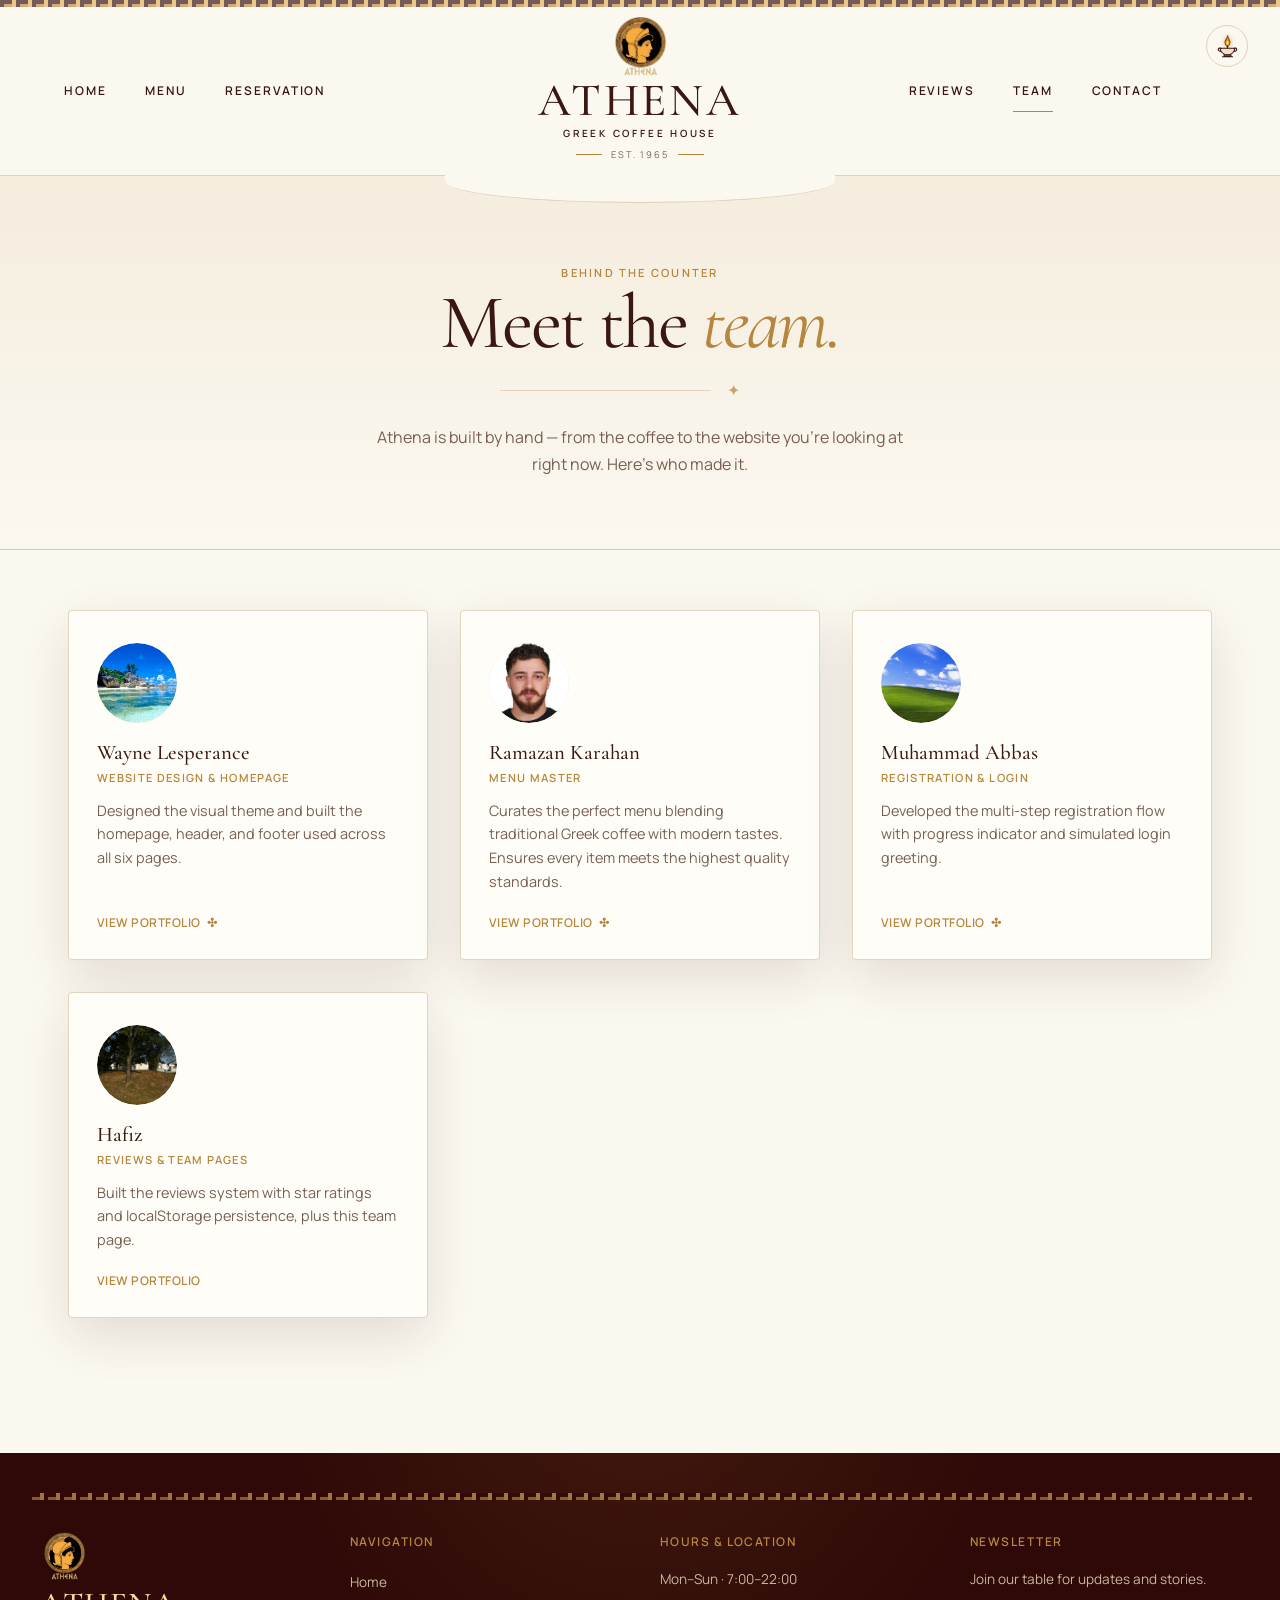
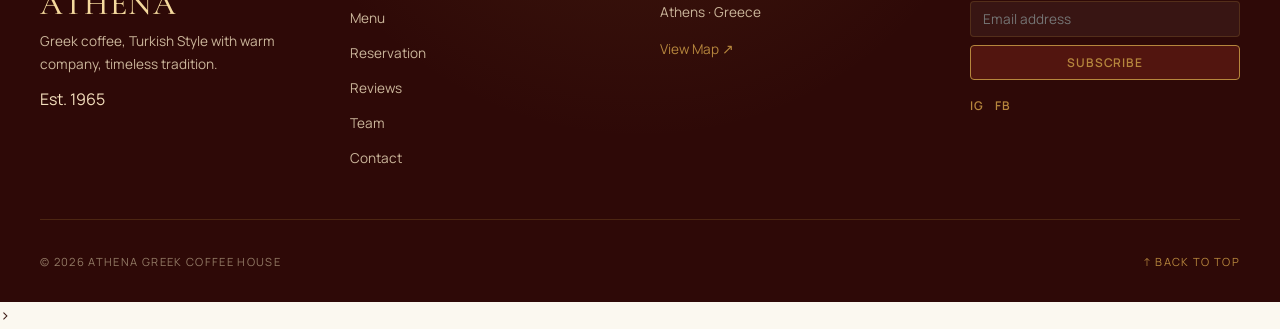
<file: team.html>
<!doctype html>
<html lang="en">

<head>
  <meta charset="UTF-8">
  <meta name="viewport" content="width=device-width, initial-scale=1.0">
  <meta name="description"
    content="Meet the people behind Athena Greek Coffee House and the team who built this website.">
  <meta name="theme-color" content="#fbf8f0">
  <title>Our Team — Athena Greek Coffee House</title>
  <link rel="icon" href="assets/athena-dark.png" type="image/png">
  <link rel="preconnect" href="https://fonts.googleapis.com">
  <link rel="preconnect" href="https://fonts.gstatic.com" crossorigin>
  <link
    href="https://fonts.googleapis.com/css2?family=Cormorant+Garamond:wght@400;500;600;700&family=Manrope:wght@400;500;600;700&display=swap"
    rel="stylesheet">
  <link rel="stylesheet" href="css/styles.css">
  <link rel="stylesheet" href="css/team.css">
  <script src="js/footer-component.js" defer></script>
  <script src="js/theme-init.js"></script>
</head>

<body>
  <a class="skip-link" href="#main-content">Skip to content</a>

  <header class="site-header" data-header>
    <div class="greek-key" aria-hidden="true"></div>
    <div class="nav-shell">
      <nav class="desktop-nav" aria-label="Primary navigation">
        <a href="index.html">Home</a>
        <a href="menu.html">Menu</a>
        <a href="reservation.html">Reservation</a>
      </nav>

      <a class="brand" href="index.html" aria-label="Athena Greek Coffee House – home">
        <img class="brand-logo" src="assets/athena-dark.png" alt="Athena Logo">
        <span class="brand-name">Athena</span>
        <span class="brand-subtitle">Greek Coffee House</span>
        <span class="brand-est"><i></i>Est. 1965<i></i></span>
      </a>

      <nav class="desktop-nav desktop-nav-right" aria-label="Secondary navigation">
        <a href="reviews.html">Reviews</a>
        <a href="team.html" class="active" aria-current="page">Team</a>
        <a href="contact.html">Contact</a>
      </nav>

      <div class="header-actions">
        <button class="circle-button theme-toggle" type="button" data-theme-toggle aria-label="Switch to dark theme"
          aria-pressed="false">
          <svg class="theme-icon-lamp" viewBox="0 0 32 32" aria-hidden="true">
            <g class="lamp-fire">
              <path class="lamp-flame"
                d="M16 3.2c.3 3.2-3 4.8-3 8.1 0 2.1 1.3 3.8 3 4.7 1.7-.9 3-2.6 3-4.7 0-2.8-2.2-4.7-3-8.1Z"></path>
              <path class="lamp-flame-core"
                d="M16 8.2c-.2 1.6-1.3 2.4-1.3 3.8 0 .9.5 1.7 1.3 2.2.8-.5 1.3-1.3 1.3-2.2 0-1.3-.9-2.2-1.3-3.8Z">
              </path>
            </g>
            <path class="lamp-smoke" d="M16 14c-2.8-2.2 2.7-3.7 0-6.5-1.6-1.7.7-3 1.1-4.4"></path>
            <path class="lamp-wick" d="M16 15.4v2.1"></path>
            <path class="lamp-handle" d="M8.4 18.3c-3.4-2.1-5 2.9-.8 3.5M23.6 18.3c3.4-2.1 5 2.9.8 3.5"></path>
            <path class="lamp-bowl" d="M7.1 18.1h17.8c-.9 5.2-4.2 7.7-8.9 7.7s-8-2.5-8.9-7.7Z"></path>
            <path class="lamp-foot" d="M12 25.6v1.3h8v-1.3M10 28.1h12"></path>
          </svg>
        </button>
        <button class="circle-button menu-toggle" type="button" data-menu-toggle aria-label="Open navigation"
          aria-expanded="false" aria-controls="mobile-nav">
          <span></span><span></span><span></span>
        </button>
      </div>
    </div>

    <nav class="mobile-nav" id="mobile-nav" data-mobile-nav aria-label="Mobile navigation" hidden>
      <a href="index.html">Home</a>
      <a href="menu.html">Menu</a>
      <a href="reservation.html">Reservation</a>
      <a href="reviews.html">Reviews</a>
      <a href="team.html" aria-current="page">Team</a>
      <a href="contact.html">Contact</a>
    </nav>
  </header>

  <main id="main-content">
    <section class="page-hero" aria-labelledby="team-title">
      <p class="eyebrow">Behind the counter</p>
      <h1 id="team-title">Meet the <em>team.</em></h1>
      <div class="flourish" aria-hidden="true"><span></span>✦<span></span></div>
      <p class="lede">Athena is built by hand — from the coffee to the website you're looking at right now. Here's who
        made it.</p>
    </section>

    <section class="team-section" aria-label="Team members">
      <div class="team-grid">
        <!-- MEMBER 1 -->
        <article class="team-card">
          <div class="team-photo">
            <img src="portfolio/portfolioImages/wayne-lesperance.jpg"
              alt="Tropical Seychelles beach selected by Wayne Lesperance" class="team-photo-img">
          </div>
          <h2 class="team-name">Wayne Lesperance</h2>
          <p class="team-role">Website Design &amp; Homepage</p>
          <p class="team-contribution">Designed the visual theme and built the homepage, header, and footer used across
            all six pages.</p>
          <a class="text-link" href="portfolio/member1.html">View portfolio <span aria-hidden="true">✣</span></a>
        </article>

        <!-- MEMBER 2 - Ramazan Karahan -->
        <article class="team-card">
          <div class="team-photo" aria-hidden="true">
            <img src="portfolio/portfolioImages/Ramazan-Karahan.jpeg" alt="Ramazan Karahan - Menu Master"
              class="team-photo-img">
          </div>
          <h2 class="team-name">Ramazan Karahan</h2>
          <p class="team-role">Menu Master</p>
          <p class="team-contribution">Curates the perfect menu blending traditional Greek coffee with modern tastes.
            Ensures every item meets the highest quality standards.</p>
          <a class="text-link" href="portfolio/member2.html">View portfolio <span aria-hidden="true">✣</span></a>
        </article>

        <!-- MEMBER 3 -->
        <article class="team-card">
          <div class="team-photo" aria-hidden="true">
            <img src="portfolio/portfolioImages/abbas.jpg" alt="Abbas - Logn & Registration" class="team-photo-img">
            <circle cx="20" cy="14" r="8" />
            <path d="M4 36c0-8.8 7.2-16 16-16s16 7.2 16 16" />
            </svg>
          </div>
          <h2 class="team-name">Muhammad Abbas</h2>
          <p class="team-role">Registration &amp; Login</p>
          <p class="team-contribution">Developed the multi-step registration flow with progress indicator and simulated
            login greeting.</p>
          <a class="text-link" href="portfolio/member3.html">View portfolio <span aria-hidden="true">✣</span></a>
        </article>

        <!-- MEMBER 4 -->
        <article class="team-card">
          <div class="team-photo" aria-hidden="true">
            <img src="portfolio/portfolioImages/HafizRaziq.jpeg" alt="Hafiz - Reviews & Team Pages"
              class="team-photo-img" />
          </div>
          <h2 class="team-name">Hafiz</h2>
          <p class="team-role">Reviews &amp; Team Pages</p>
          <p class="team-contribution">Built the reviews system with star ratings and localStorage persistence, plus
            this team page.</p>
          <a class="text-link" href="portfolio/member4.html">View portfolio</a>
        </article>
      </div>
    </section>
  </main>

  <site-footer></site-footer>>

  <script src="js/script.js"></script>
</body>

</html>
</file>
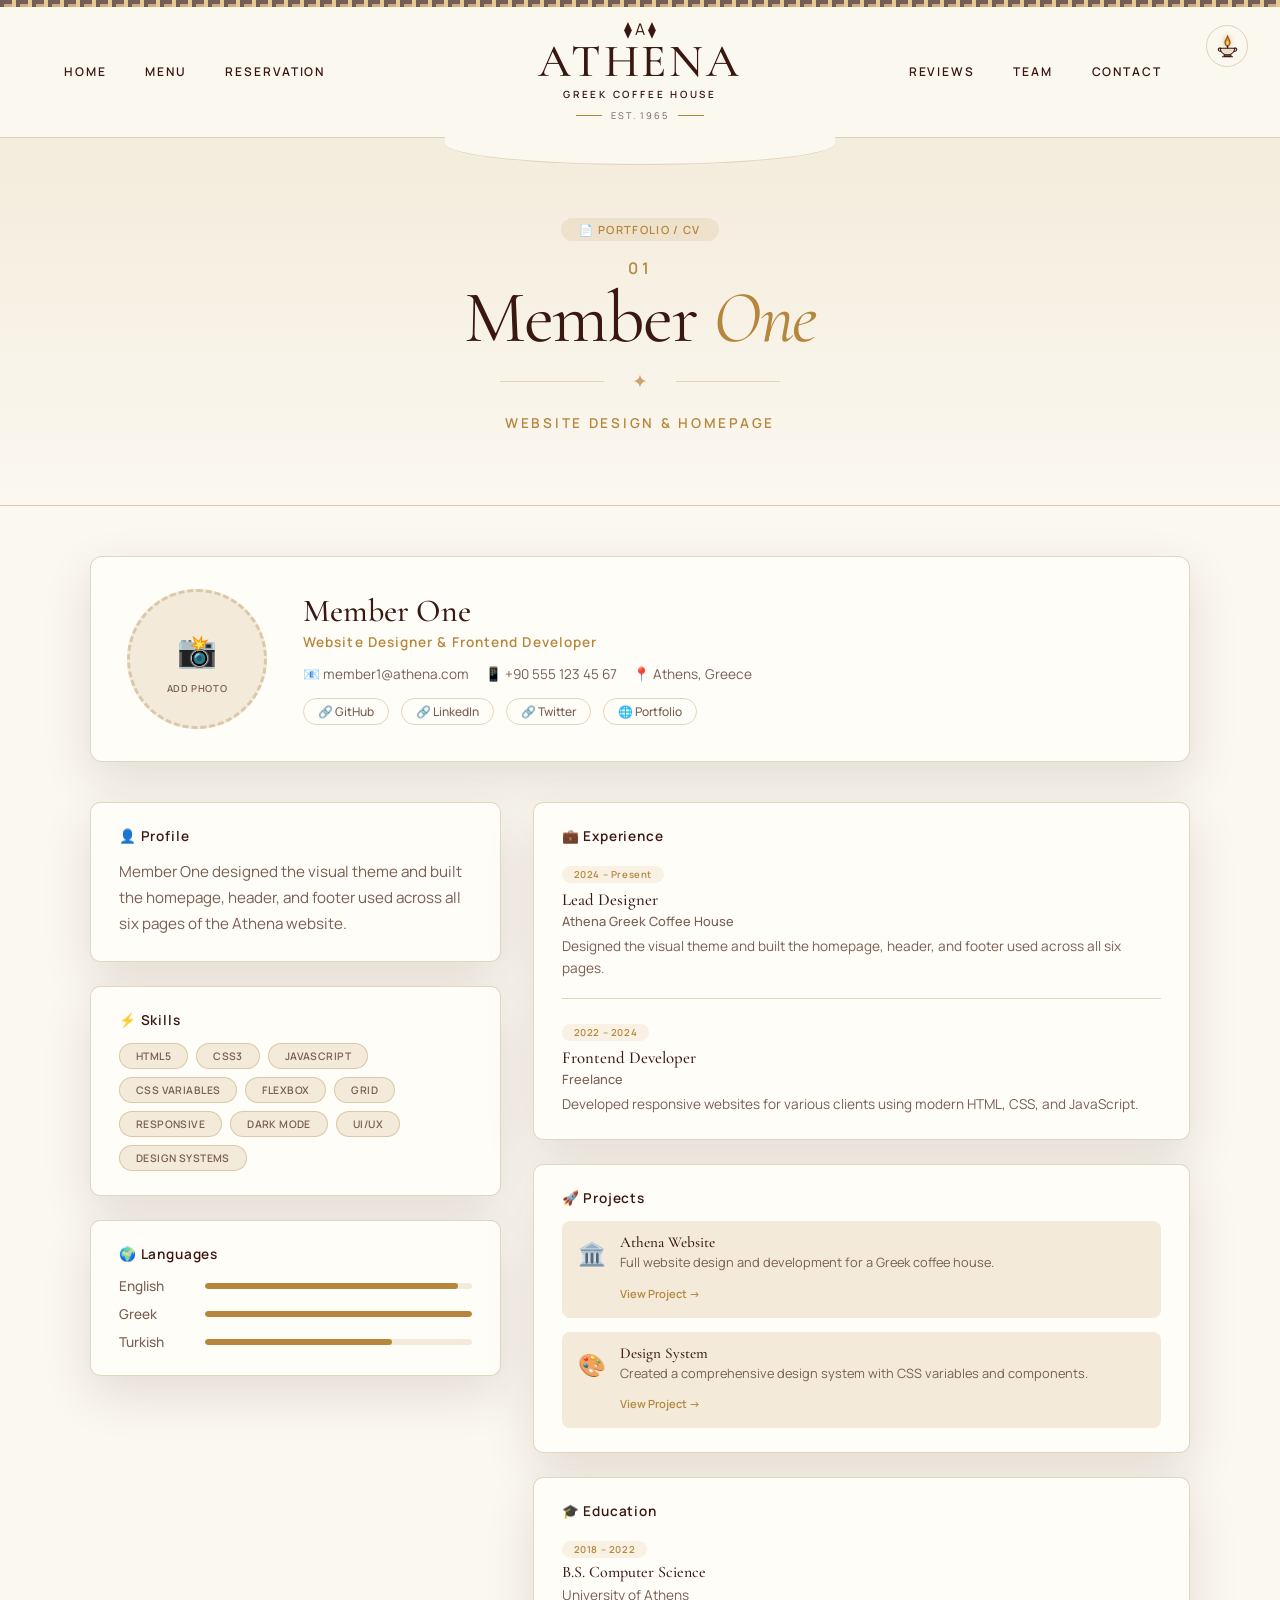
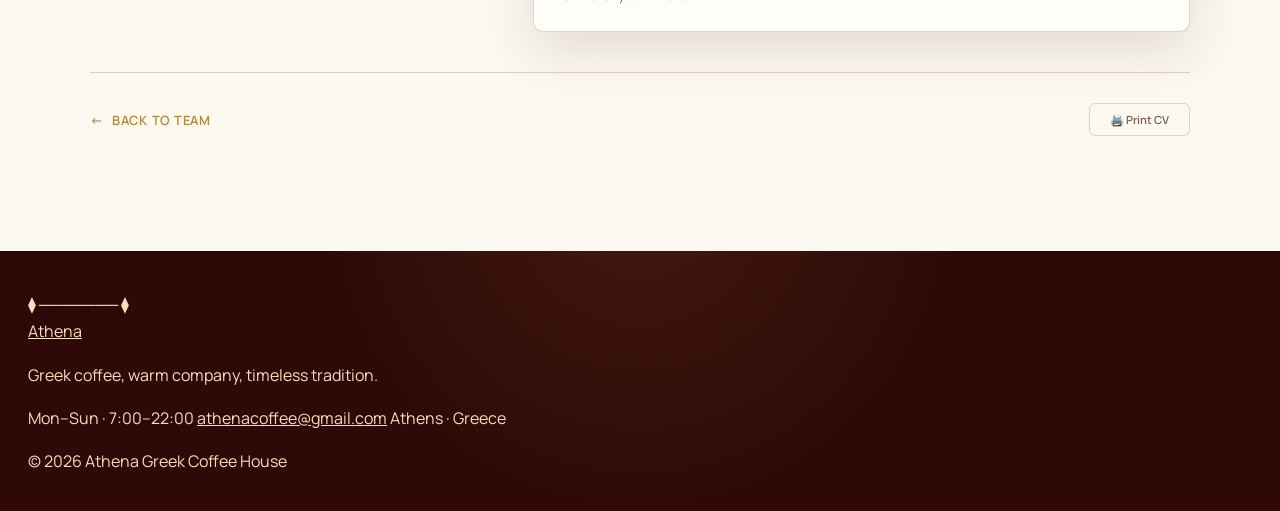
<file: portfolio/Member 1.html>
<!doctype html>
<html lang="en">
<head>
  <meta charset="UTF-8">
  <meta name="viewport" content="width=device-width, initial-scale=1.0">
  <meta name="description" content="Member One's CV – Website Design & Homepage for Athena Greek Coffee House.">
  <meta name="theme-color" content="#fbf8f0">
  <title>Member One — CV · Athena</title>
  <link rel="icon" href="../assets/favicon.svg" type="image/svg+xml">
  <link rel="preconnect" href="https://fonts.googleapis.com">
  <link rel="preconnect" href="https://fonts.gstatic.com" crossorigin>
  <link href="https://fonts.googleapis.com/css2?family=Cormorant+Garamond:wght@400;500;600;700&family=Manrope:wght@400;500;600;700&display=swap" rel="stylesheet">
  <link rel="stylesheet" href="../css/styles.css">
  <link rel="stylesheet" href="css/portfolio.css">
  <script src="../js/theme-init.js"></script>
</head>
<body>
  <a class="skip-link" href="#main-content">Skip to content</a>

  <header class="site-header" data-header>
    <div class="greek-key" aria-hidden="true"></div>
    <div class="nav-shell">
      <nav class="desktop-nav" aria-label="Primary navigation">
        <a href="../index.html">Home</a>
        <a href="../menu.html">Menu</a>
        <a href="../reservation.html">Reservation</a>
      </nav>
      <a class="brand" href="../index.html" aria-label="Athena Greek Coffee House – home">
        <span class="brand-mark" aria-hidden="true">
          <span class="laurel">⧫</span>
          <span class="helmet">Α</span>
          <span class="laurel laurel-right">⧫</span>
        </span>
        <span class="brand-name">Athena</span>
        <span class="brand-subtitle">Greek Coffee House</span>
        <span class="brand-est"><i></i>Est. 1965<i></i></span>
      </a>
      <nav class="desktop-nav desktop-nav-right" aria-label="Secondary navigation">
        <a href="../reviews.html">Reviews</a>
        <a href="../team.html">Team</a>
        <a href="../contact.html">Contact</a>
      </nav>
      <div class="header-actions">
        <button class="circle-button theme-toggle" type="button" data-theme-toggle aria-label="Switch to dark theme" aria-pressed="false">
          <svg class="theme-icon-lamp" viewBox="0 0 32 32" aria-hidden="true">
            <g class="lamp-fire">
              <path class="lamp-flame" d="M16 3.2c.3 3.2-3 4.8-3 8.1 0 2.1 1.3 3.8 3 4.7 1.7-.9 3-2.6 3-4.7 0-2.8-2.2-4.7-3-8.1Z"></path>
              <path class="lamp-flame-core" d="M16 8.2c-.2 1.6-1.3 2.4-1.3 3.8 0 .9.5 1.7 1.3 2.2.8-.5 1.3-1.3 1.3-2.2 0-1.3-.9-2.2-1.3-3.8Z"></path>
            </g>
            <path class="lamp-smoke" d="M16 14c-2.8-2.2 2.7-3.7 0-6.5-1.6-1.7.7-3 1.1-4.4"></path>
            <path class="lamp-wick" d="M16 15.4v2.1"></path>
            <path class="lamp-handle" d="M8.4 18.3c-3.4-2.1-5 2.9-.8 3.5M23.6 18.3c3.4-2.1 5 2.9.8 3.5"></path>
            <path class="lamp-bowl" d="M7.1 18.1h17.8c-.9 5.2-4.2 7.7-8.9 7.7s-8-2.5-8.9-7.7Z"></path>
            <path class="lamp-foot" d="M12 25.6v1.3h8v-1.3M10 28.1h12"></path>
          </svg>
        </button>
        <button class="circle-button menu-toggle" type="button" data-menu-toggle aria-label="Open navigation" aria-expanded="false" aria-controls="mobile-nav">
          <span></span><span></span><span></span>
        </button>
      </div>
    </div>
    <nav class="mobile-nav" id="mobile-nav" data-mobile-nav aria-label="Mobile navigation" hidden>
      <a href="../index.html">Home</a>
      <a href="../menu.html">Menu</a>
      <a href="../reservation.html">Reservation</a>
      <a href="../reviews.html">Reviews</a>
      <a href="../team.html">Team</a>
      <a href="../contact.html">Contact</a>
    </nav>
  </header>

  <main id="main-content">
    <!-- ===== CV HERO ===== -->
    <section class="cv-hero">
      <div class="cv-hero-container">
        <span class="cv-badge">📄 Portfolio / CV</span>
        <h1 class="cv-title">
          <span class="cv-number">01</span>
          <span class="cv-name">Member <em>One</em></span>
        </h1>
        <div class="flourish">
          <span></span>
          <span>✦</span>
          <span></span>
        </div>
        <p class="cv-role" style="margin-top: 12px; clear: both;">Website Design &amp; Homepage</p>
      </div>
    </section>

    <!-- ===== CV CONTENT ===== -->
    <section class="cv-content">
      <div class="cv-container">

        <!-- ===== CV HEADER ===== -->
        <div class="cv-header">
          <!-- Photo -->
          <div class="cv-photo">
            <div class="cv-photo-placeholder">
              <span class="photo-icon">📸</span>
              <span class="photo-text">Add Photo</span>
            </div>
            <!-- 
              ADD PHOTO:
              <img src="member1-photo.jpg" alt="Member One">
            -->
          </div>
          <!-- Personal Info -->
          <div class="cv-personal">
            <h2 class="cv-fullname">Member One</h2>
            <p class="cv-jobtitle">Website Designer &amp; Frontend Developer</p>
            <div class="cv-contact">
              <span class="cv-contact-item">📧 member1@athena.com</span>
              <span class="cv-contact-item">📱 +90 555 123 45 67</span>
              <span class="cv-contact-item">📍 Athens, Greece</span>
            </div>
            <div class="cv-social">
              <a href="#" class="cv-social-link">🔗 GitHub</a>
              <a href="#" class="cv-social-link">🔗 LinkedIn</a>
              <a href="#" class="cv-social-link">🔗 Twitter</a>
              <a href="#" class="cv-social-link">🌐 Portfolio</a>
            </div>
          </div>
        </div>

        <!-- ===== CV GRID ===== -->
        <div class="cv-grid">

          <!-- ===== LEFT COLUMN ===== -->
          <div class="cv-left">

            <!-- Profile -->
            <div class="cv-section">
              <h3 class="cv-section-title">👤 Profile</h3>
              <p class="cv-section-text">Member One designed the visual theme and built the homepage, header, and footer used across all six pages of the Athena website.</p>
            </div>

            <!-- Skills -->
            <div class="cv-section">
              <h3 class="cv-section-title">⚡ Skills</h3>
              <div class="cv-skills">
                <span class="cv-skill">HTML5</span>
                <span class="cv-skill">CSS3</span>
                <span class="cv-skill">JavaScript</span>
                <span class="cv-skill">CSS Variables</span>
                <span class="cv-skill">Flexbox</span>
                <span class="cv-skill">Grid</span>
                <span class="cv-skill">Responsive</span>
                <span class="cv-skill">Dark Mode</span>
                <span class="cv-skill">UI/UX</span>
                <span class="cv-skill">Design Systems</span>
              </div>
            </div>

            <!-- Languages -->
            <div class="cv-section">
              <h3 class="cv-section-title">🌍 Languages</h3>
              <div class="cv-languages">
                <div class="cv-language">
                  <span class="cv-lang-name">English</span>
                  <div class="cv-lang-bar"><span style="width: 95%;"></span></div>
                </div>
                <div class="cv-language">
                  <span class="cv-lang-name">Greek</span>
                  <div class="cv-lang-bar"><span style="width: 100%;"></span></div>
                </div>
                <div class="cv-language">
                  <span class="cv-lang-name">Turkish</span>
                  <div class="cv-lang-bar"><span style="width: 70%;"></span></div>
                </div>
              </div>
            </div>

          </div>

          <!-- ===== RIGHT COLUMN ===== -->
          <div class="cv-right">

            <!-- Experience -->
            <div class="cv-section">
              <h3 class="cv-section-title">💼 Experience</h3>
              <div class="cv-experience">
                <div class="cv-exp-item">
                  <span class="cv-exp-date">2024 – Present</span>
                  <h4 class="cv-exp-title">Lead Designer</h4>
                  <p class="cv-exp-company">Athena Greek Coffee House</p>
                  <p class="cv-exp-desc">Designed the visual theme and built the homepage, header, and footer used across all six pages.</p>
                </div>
                <div class="cv-exp-item">
                  <span class="cv-exp-date">2022 – 2024</span>
                  <h4 class="cv-exp-title">Frontend Developer</h4>
                  <p class="cv-exp-company">Freelance</p>
                  <p class="cv-exp-desc">Developed responsive websites for various clients using modern HTML, CSS, and JavaScript.</p>
                </div>
              </div>
            </div>

            <!-- Projects -->
            <div class="cv-section">
              <h3 class="cv-section-title">🚀 Projects</h3>
              <div class="cv-projects">
                <div class="cv-project">
                  <span class="cv-project-icon">🏛️</span>
                  <div class="cv-project-info">
                    <h4 class="cv-project-title">Athena Website</h4>
                    <p class="cv-project-desc">Full website design and development for a Greek coffee house.</p>
                    <a href="../index.html" class="cv-project-link">View Project →</a>
                  </div>
                </div>
                <div class="cv-project">
                  <span class="cv-project-icon">🎨</span>
                  <div class="cv-project-info">
                    <h4 class="cv-project-title">Design System</h4>
                    <p class="cv-project-desc">Created a comprehensive design system with CSS variables and components.</p>
                    <a href="#" class="cv-project-link">View Project →</a>
                  </div>
                </div>
              </div>
            </div>

            <!-- Education -->
            <div class="cv-section">
              <h3 class="cv-section-title">🎓 Education</h3>
              <div class="cv-education">
                <div class="cv-edu-item">
                  <span class="cv-edu-date">2018 – 2022</span>
                  <h4 class="cv-edu-title">B.S. Computer Science</h4>
                  <p class="cv-edu-school">University of Athens</p>
                </div>
              </div>
            </div>

          </div>

        </div>

        <!-- ===== NAVIGATION ===== -->
        <div class="cv-nav">
          <a href="../team.html" class="cv-back">
            <span class="cv-back-arrow">←</span>
            <span>Back to Team</span>
          </a>
          <a href="#" class="cv-print" onclick="window.print()">
            <span>🖨️ Print CV</span>
          </a>
        </div>

      </div>
    </section>
  </main>

  <footer class="site-footer" id="contact">
    <div class="footer-branch" aria-hidden="true">⧫ ─────── ⧫</div>
    <a class="footer-brand" href="../index.html">Athena</a>
    <p>Greek coffee, warm company, timeless tradition.</p>
    <div class="footer-details">
      <span>Mon–Sun · 7:00–22:00</span>
      <a href="mailto:hello@athenacoffee.example">athenacoffee@gmail.com</a>
      <span>Athens · Greece</span>
    </div>
    <p class="copyright">© <span data-year></span> Athena Greek Coffee House</p>
  </footer>

  <script src="../js/script.js"></script>
  <script src="js/portfolio.js"></script>
</body>
</html>
</file>
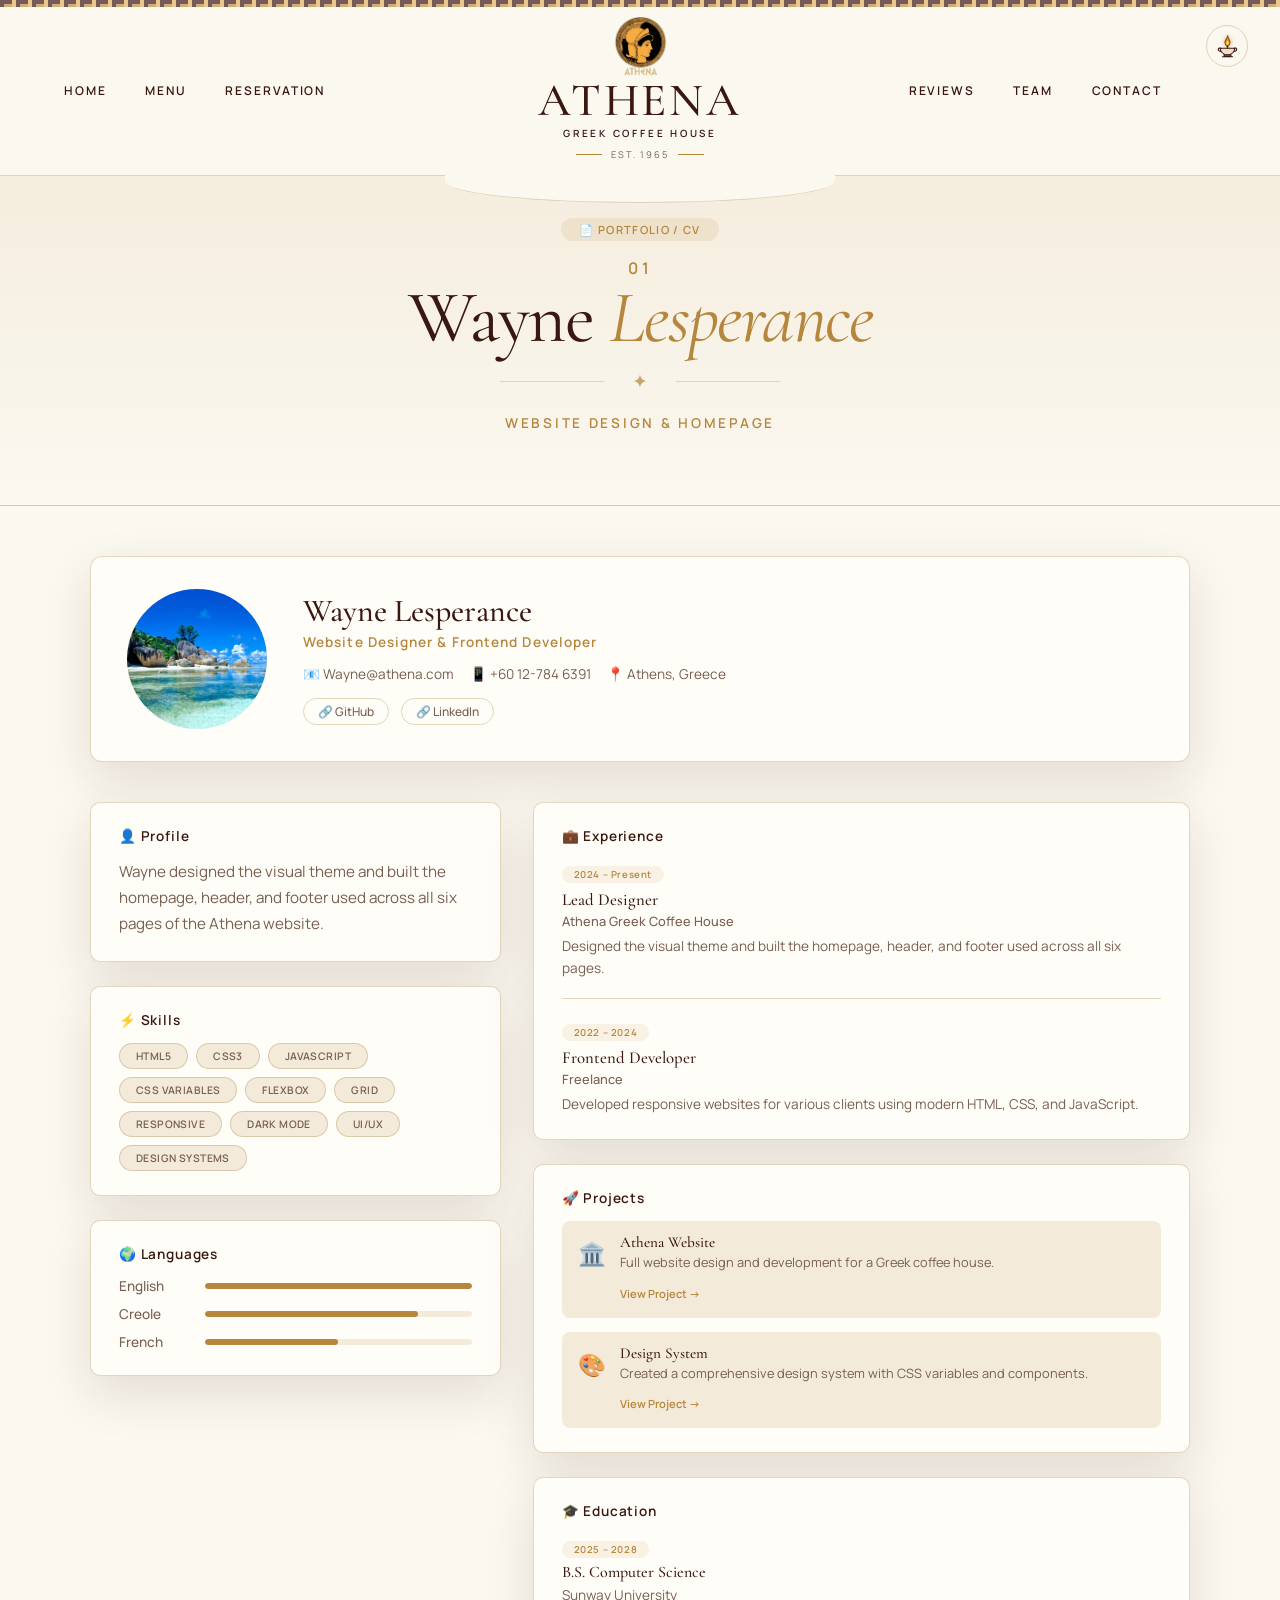
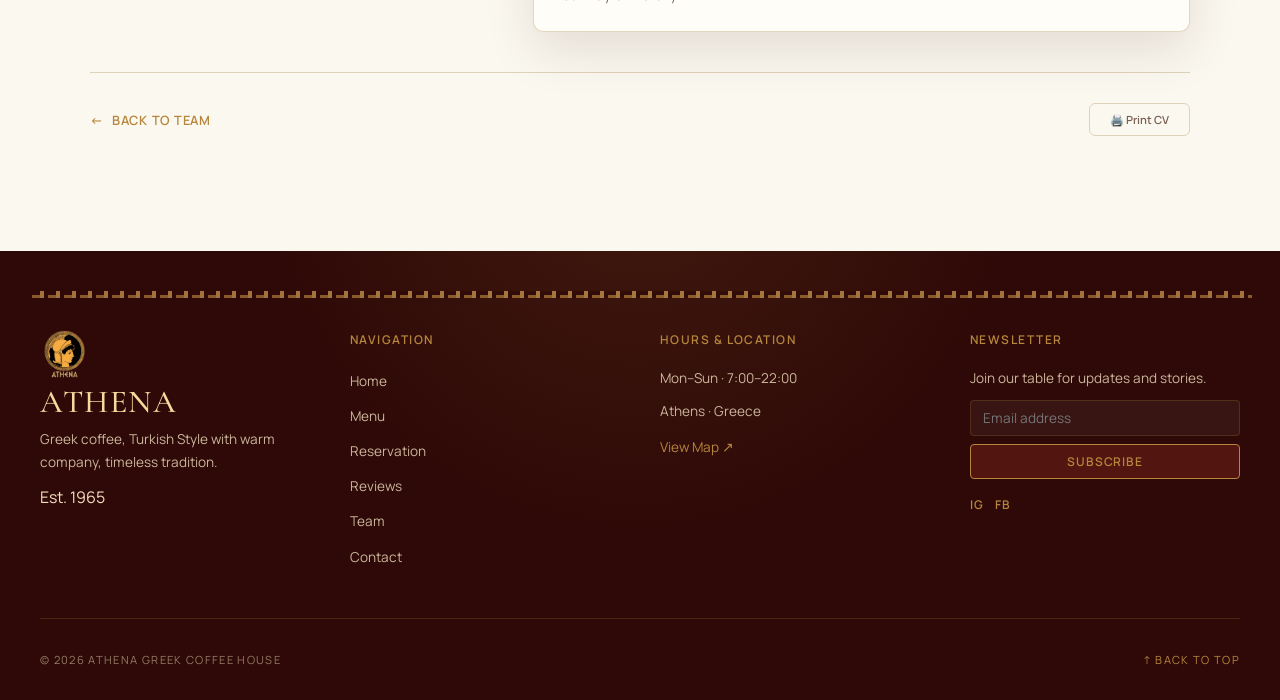
<file: portfolio/member1.html>
<!doctype html>
<html lang="en">
<head>
  <meta charset="UTF-8">
  <meta name="viewport" content="width=device-width, initial-scale=1.0">
  <meta name="description" content="Wayne Lesperance's CV – Website Design & Homepage for Athena Greek Coffee House.">
  <meta name="theme-color" content="#fbf8f0">
  <title>Wayne Lesperance — CV · Athena</title>
  <link rel="icon" href="../assets/athena-dark.png" type="image/png">
  <link rel="preconnect" href="https://fonts.googleapis.com">
  <link rel="preconnect" href="https://fonts.gstatic.com" crossorigin>
  <link href="https://fonts.googleapis.com/css2?family=Cormorant+Garamond:wght@400;500;600;700&family=Manrope:wght@400;500;600;700&display=swap" rel="stylesheet">
  <link rel="stylesheet" href="../css/styles.css">
  <link rel="stylesheet" href="css/portfolio.css">
  <script src="../js/footer-component.js" defer></script>
  <script src="../js/theme-init.js"></script>
</head>
<body>
  <a class="skip-link" href="#main-content">Skip to content</a>

  <header class="site-header" data-header>
    <div class="greek-key" aria-hidden="true"></div>
    <div class="nav-shell">
      <nav class="desktop-nav" aria-label="Primary navigation">
        <a href="../index.html">Home</a>
        <a href="../menu.html">Menu</a>
        <a href="../reservation.html">Reservation</a>
      </nav>
      <a class="brand" href="../index.html" aria-label="Athena Greek Coffee House – home">
        <img class="brand-logo" src="../assets/athena-dark.png" alt="Athena Logo">
        <span class="brand-name">Athena</span>
        <span class="brand-subtitle">Greek Coffee House</span>
        <span class="brand-est"><i></i>Est. 1965<i></i></span>
      </a>
      <nav class="desktop-nav desktop-nav-right" aria-label="Secondary navigation">
        <a href="../reviews.html">Reviews</a>
        <a href="../team.html">Team</a>
        <a href="../contact.html">Contact</a>
      </nav>
      <div class="header-actions">
        <button class="circle-button theme-toggle" type="button" data-theme-toggle aria-label="Switch to dark theme" aria-pressed="false">
          <svg class="theme-icon-lamp" viewBox="0 0 32 32" aria-hidden="true">
            <g class="lamp-fire">
              <path class="lamp-flame" d="M16 3.2c.3 3.2-3 4.8-3 8.1 0 2.1 1.3 3.8 3 4.7 1.7-.9 3-2.6 3-4.7 0-2.8-2.2-4.7-3-8.1Z"></path>
              <path class="lamp-flame-core" d="M16 8.2c-.2 1.6-1.3 2.4-1.3 3.8 0 .9.5 1.7 1.3 2.2.8-.5 1.3-1.3 1.3-2.2 0-1.3-.9-2.2-1.3-3.8Z"></path>
            </g>
            <path class="lamp-smoke" d="M16 14c-2.8-2.2 2.7-3.7 0-6.5-1.6-1.7.7-3 1.1-4.4"></path>
            <path class="lamp-wick" d="M16 15.4v2.1"></path>
            <path class="lamp-handle" d="M8.4 18.3c-3.4-2.1-5 2.9-.8 3.5M23.6 18.3c3.4-2.1 5 2.9.8 3.5"></path>
            <path class="lamp-bowl" d="M7.1 18.1h17.8c-.9 5.2-4.2 7.7-8.9 7.7s-8-2.5-8.9-7.7Z"></path>
            <path class="lamp-foot" d="M12 25.6v1.3h8v-1.3M10 28.1h12"></path>
          </svg>
        </button>
        <button class="circle-button menu-toggle" type="button" data-menu-toggle aria-label="Open navigation" aria-expanded="false" aria-controls="mobile-nav">
          <span></span><span></span><span></span>
        </button>
      </div>
    </div>
    <nav class="mobile-nav" id="mobile-nav" data-mobile-nav aria-label="Mobile navigation" hidden>
      <a href="../index.html">Home</a>
      <a href="../menu.html">Menu</a>
      <a href="../reservation.html">Reservation</a>
      <a href="../reviews.html">Reviews</a>
      <a href="../team.html">Team</a>
      <a href="../contact.html">Contact</a>
    </nav>
  </header>

  <main id="main-content">
    <!-- ===== CV HERO ===== -->
    <section class="cv-hero">
      <div class="cv-hero-container">
        <span class="cv-badge">📄 Portfolio / CV</span>
        <h1 class="cv-title">
          <span class="cv-number">01</span>
          <span class="cv-name">Wayne <em>Lesperance</em></span>
        </h1>
        <div class="flourish">
          <span></span>
          <span>✦</span>
          <span></span>
        </div>
        <p class="cv-role" style="margin-top: 12px; clear: both;">Website Design &amp; Homepage</p>
      </div>
    </section>

    <!-- ===== CV CONTENT ===== -->
    <section class="cv-content">
      <div class="cv-container">

        <!-- ===== CV HEADER ===== -->
        <div class="cv-header">
          <!-- Photo -->
          <div class="cv-photo">
            <img src="portfolioImages/wayne-lesperance.jpg" alt="Tropical Seychelles beach selected by Wayne Lesperance">
          </div>
          <!-- Personal Info -->
          <div class="cv-personal">
            <h2 class="cv-fullname">Wayne Lesperance</h2>
            <p class="cv-jobtitle">Website Designer &amp; Frontend Developer</p>
            <div class="cv-contact">
              <span class="cv-contact-item">📧 <a href="mailto:Wayne@athena.com">Wayne@athena.com</a></span>
              <span class="cv-contact-item">📱 <a href="tel:+60127846391">+60 12-784 6391</a></span>
              <span class="cv-contact-item">📍 Athens, Greece</span>
            </div>
            <div class="cv-social">
              <a href="https://github.com/WayneLesp" class="cv-social-link" target="_blank" rel="noopener noreferrer">🔗 GitHub</a>
              <a href="https://www.linkedin.com/in/wayne-lesperance-28983b36b/" class="cv-social-link" target="_blank" rel="noopener noreferrer">🔗 LinkedIn</a>
            </div>
          </div>
        </div>

        <!-- ===== CV GRID ===== -->
        <div class="cv-grid">

          <!-- ===== LEFT COLUMN ===== -->
          <div class="cv-left">

            <!-- Profile -->
            <div class="cv-section">
              <h3 class="cv-section-title">👤 Profile</h3>
              <p class="cv-section-text">Wayne designed the visual theme and built the homepage, header, and footer used across all six pages of the Athena website.</p>
            </div>

            <!-- Skills -->
            <div class="cv-section">
              <h3 class="cv-section-title">⚡ Skills</h3>
              <div class="cv-skills">
                <span class="cv-skill">HTML5</span>
                <span class="cv-skill">CSS3</span>
                <span class="cv-skill">JavaScript</span>
                <span class="cv-skill">CSS Variables</span>
                <span class="cv-skill">Flexbox</span>
                <span class="cv-skill">Grid</span>
                <span class="cv-skill">Responsive</span>
                <span class="cv-skill">Dark Mode</span>
                <span class="cv-skill">UI/UX</span>
                <span class="cv-skill">Design Systems</span>
              </div>
            </div>

            <!-- Languages -->
            <div class="cv-section">
              <h3 class="cv-section-title">🌍 Languages</h3>
              <div class="cv-languages">
                <div class="cv-language">
                  <span class="cv-lang-name">English</span>
                  <div class="cv-lang-bar"><span style="width: 100%;"></span></div>
                </div>
                <div class="cv-language">
                  <span class="cv-lang-name">Creole</span>
                  <div class="cv-lang-bar"><span style="width: 80%;"></span></div>
                </div>
                <div class="cv-language">
                  <span class="cv-lang-name">French</span>
                  <div class="cv-lang-bar"><span style="width: 50%;"></span></div>
                </div>
              </div>
            </div>

          </div>

          <!-- ===== RIGHT COLUMN ===== -->
          <div class="cv-right">

            <!-- Experience -->
            <div class="cv-section">
              <h3 class="cv-section-title">💼 Experience</h3>
              <div class="cv-experience">
                <div class="cv-exp-item">
                  <span class="cv-exp-date">2024 – Present</span>
                  <h4 class="cv-exp-title">Lead Designer</h4>
                  <p class="cv-exp-company">Athena Greek Coffee House</p>
                  <p class="cv-exp-desc">Designed the visual theme and built the homepage, header, and footer used across all six pages.</p>
                </div>
                <div class="cv-exp-item">
                  <span class="cv-exp-date">2022 – 2024</span>
                  <h4 class="cv-exp-title">Frontend Developer</h4>
                  <p class="cv-exp-company">Freelance</p>
                  <p class="cv-exp-desc">Developed responsive websites for various clients using modern HTML, CSS, and JavaScript.</p>
                </div>
              </div>
            </div>

            <!-- Projects -->
            <div class="cv-section">
              <h3 class="cv-section-title">🚀 Projects</h3>
              <div class="cv-projects">
                <div class="cv-project">
                  <span class="cv-project-icon">🏛️</span>
                  <div class="cv-project-info">
                    <h4 class="cv-project-title">Athena Website</h4>
                    <p class="cv-project-desc">Full website design and development for a Greek coffee house.</p>
                    <a href="../index.html" class="cv-project-link">View Project →</a>
                  </div>
                </div>
                <div class="cv-project">
                  <span class="cv-project-icon">🎨</span>
                  <div class="cv-project-info">
                    <h4 class="cv-project-title">Design System</h4>
                    <p class="cv-project-desc">Created a comprehensive design system with CSS variables and components.</p>
                    <a href="#" class="cv-project-link">View Project →</a>
                  </div>
                </div>
              </div>
            </div>

            <!-- Education -->
            <div class="cv-section">
              <h3 class="cv-section-title">🎓 Education</h3>
              <div class="cv-education">
                <div class="cv-edu-item">
                  <span class="cv-edu-date">2025 – 2028</span>
                  <h4 class="cv-edu-title">B.S. Computer Science</h4>
                  <p class="cv-edu-school">Sunway University</p>
                </div>
              </div>
            </div>

          </div>

        </div>

        <!-- ===== NAVIGATION ===== -->
        <div class="cv-nav">
          <a href="../team.html" class="cv-back">
            <span class="cv-back-arrow">←</span>
            <span>Back to Team</span>
          </a>
          <a href="#" class="cv-print" onclick="window.print()">
            <span>🖨️ Print CV</span>
          </a>
        </div>

      </div>
    </section>
  </main>

   <site-footer></site-footer>

  <script src="../js/script.js"></script>
  <script src="js/portfolio.js"></script>
</body>
</html>
</file>
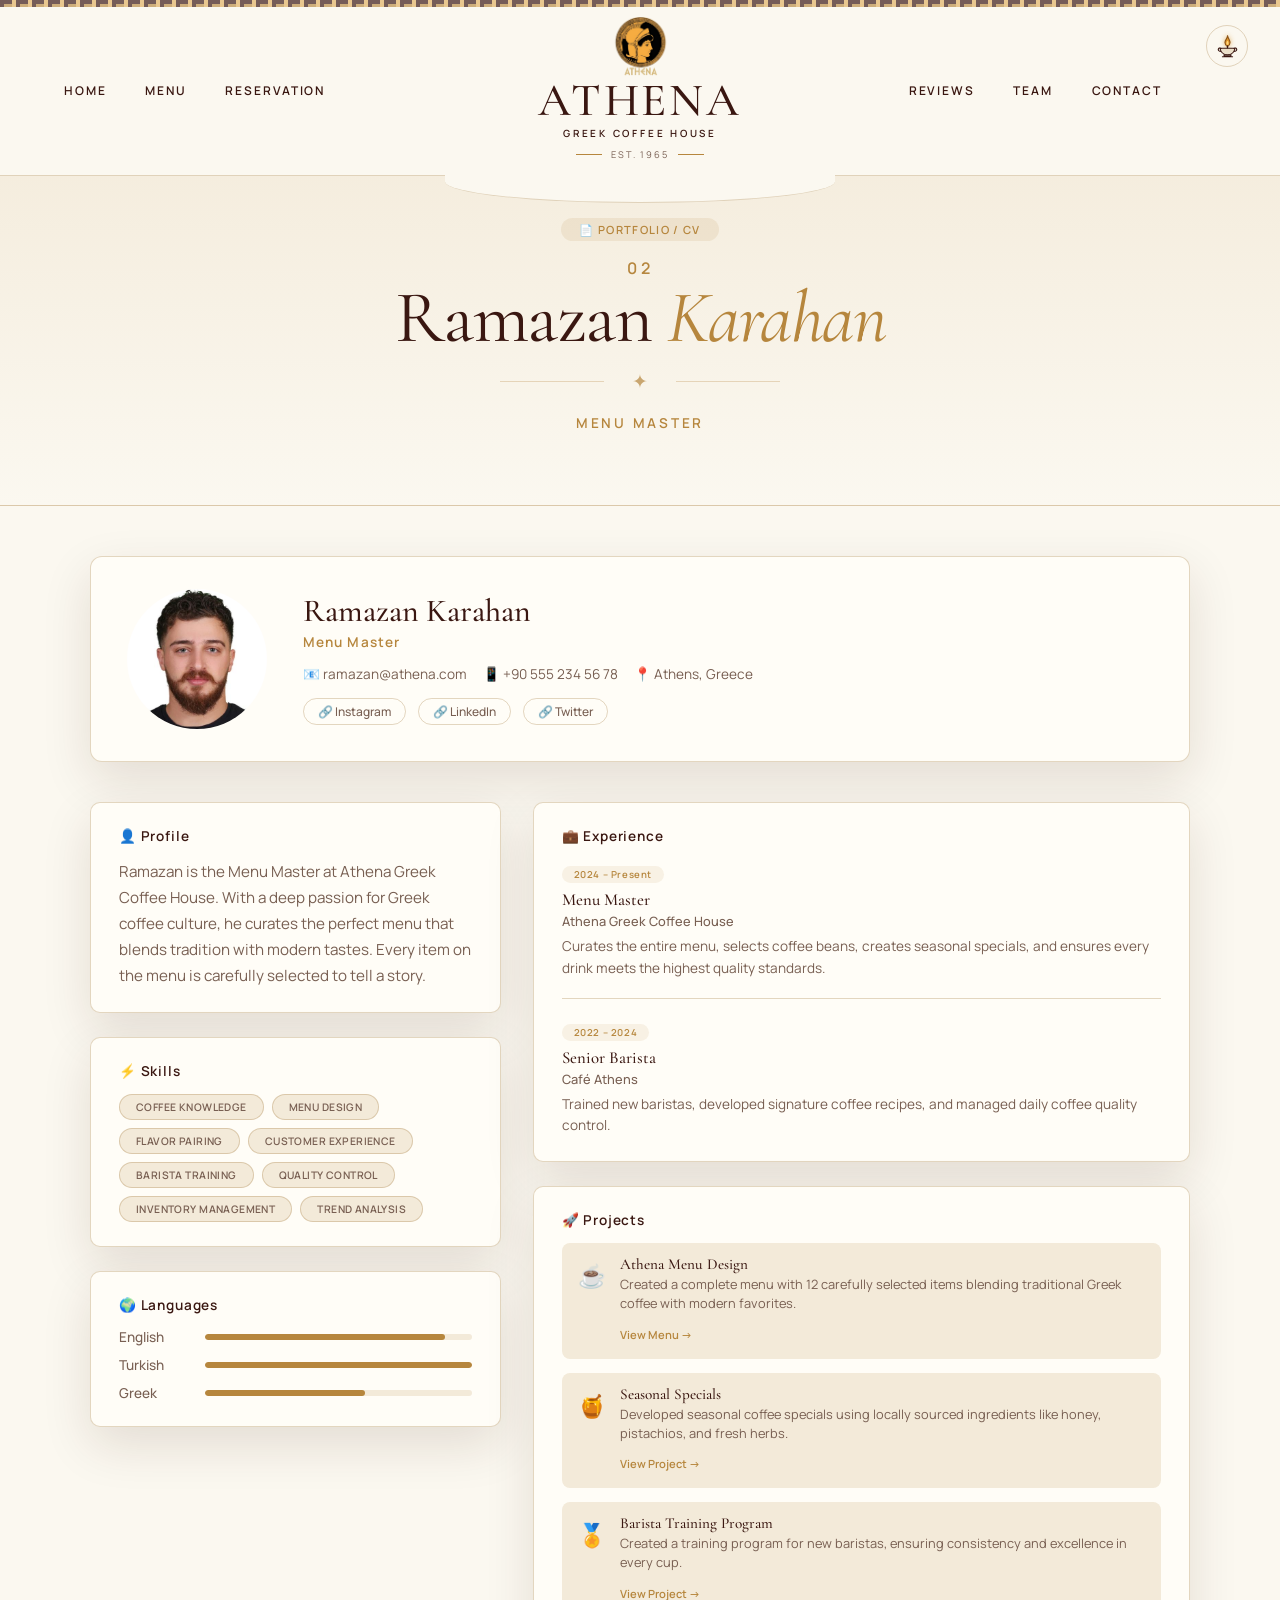
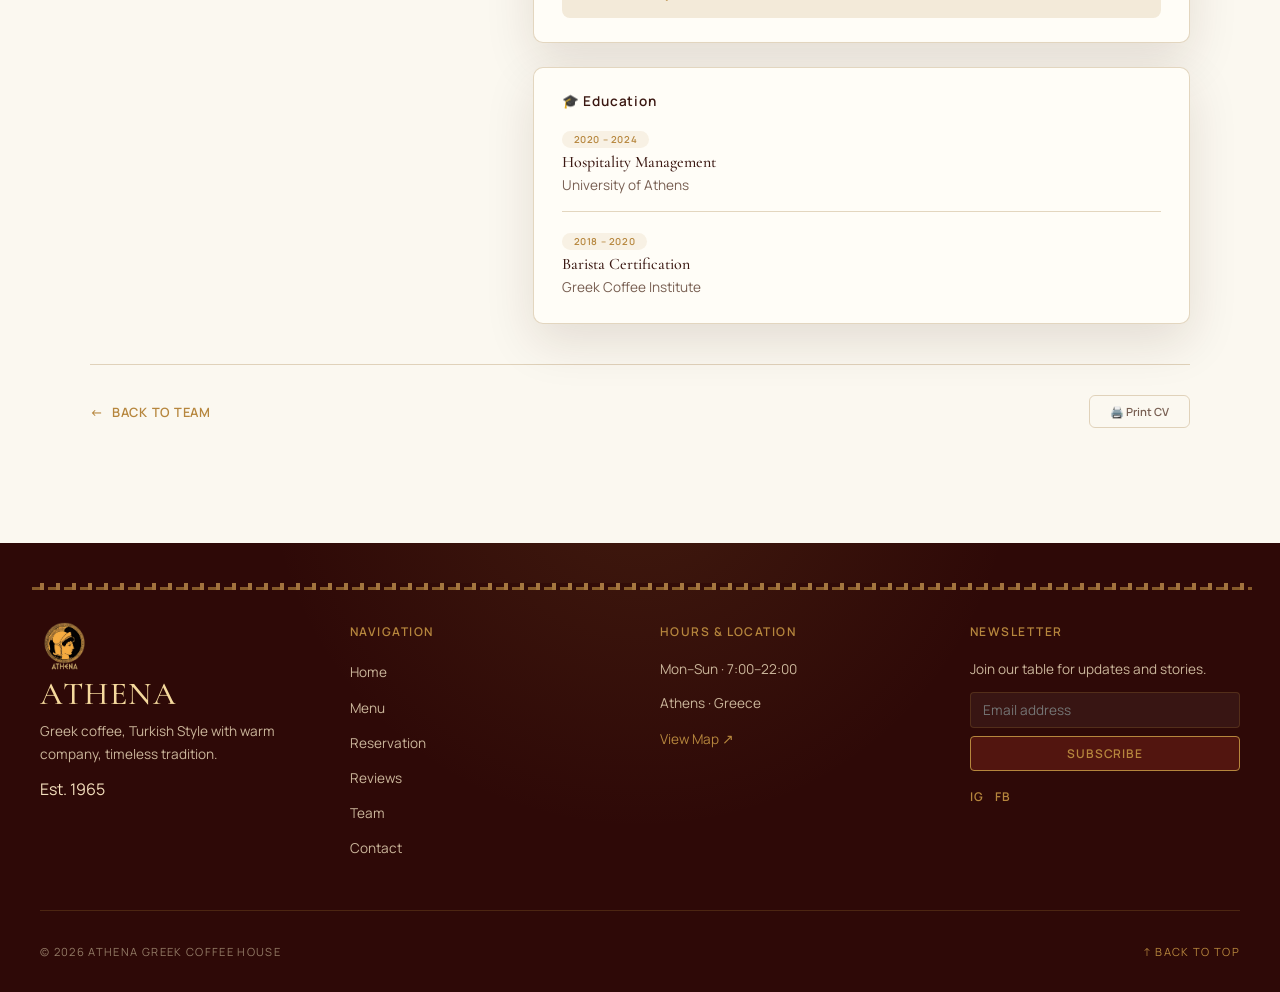
<file: portfolio/member2.html>
<!doctype html>
<html lang="en">
<head>
  <meta charset="UTF-8">
  <meta name="viewport" content="width=device-width, initial-scale=1.0">
  <meta name="description" content="Ramazan Karahan's CV – Menu Master for Athena Greek Coffee House.">
  <meta name="theme-color" content="#fbf8f0">
  <title>Ramazan Karahan — CV · Athena</title>
  <link rel="icon" href="assets/athena-dark.png" type="image/png">
  <link rel="preconnect" href="https://fonts.googleapis.com">
  <link rel="preconnect" href="https://fonts.gstatic.com" crossorigin>
  <link href="https://fonts.googleapis.com/css2?family=Cormorant+Garamond:wght@400;500;600;700&family=Manrope:wght@400;500;600;700&display=swap" rel="stylesheet">
  <link rel="stylesheet" href="../css/styles.css">
  <link rel="stylesheet" href="css/portfolio.css">
  <script src="../js/footer-component.js" defer></script>
  <script src="../js/theme-init.js"></script>
</head>
<body>
  <a class="skip-link" href="#main-content">Skip to content</a>

  <header class="site-header" data-header>
    <div class="greek-key" aria-hidden="true"></div>
    <div class="nav-shell">
      <nav class="desktop-nav" aria-label="Primary navigation">
        <a href="../index.html">Home</a>
        <a href="../menu.html">Menu</a>
        <a href="../reservation.html">Reservation</a>
      </nav>
      <a class="brand" href="../index.html" aria-label="Athena Greek Coffee House – home">
        <img class="brand-logo" src="../assets/athena-dark.png" alt="Athena Logo">
        <span class="brand-name">Athena</span>
        <span class="brand-subtitle">Greek Coffee House</span>
        <span class="brand-est"><i></i>Est. 1965<i></i></span>
      </a>
      <nav class="desktop-nav desktop-nav-right" aria-label="Secondary navigation">
        <a href="../reviews.html">Reviews</a>
        <a href="../team.html">Team</a>
        <a href="../contact.html">Contact</a>
      </nav>
      <div class="header-actions">
        <button class="circle-button theme-toggle" type="button" data-theme-toggle aria-label="Switch to dark theme" aria-pressed="false">
          <svg class="theme-icon-lamp" viewBox="0 0 32 32" aria-hidden="true">
            <g class="lamp-fire">
              <path class="lamp-flame" d="M16 3.2c.3 3.2-3 4.8-3 8.1 0 2.1 1.3 3.8 3 4.7 1.7-.9 3-2.6 3-4.7 0-2.8-2.2-4.7-3-8.1Z"></path>
              <path class="lamp-flame-core" d="M16 8.2c-.2 1.6-1.3 2.4-1.3 3.8 0 .9.5 1.7 1.3 2.2.8-.5 1.3-1.3 1.3-2.2 0-1.3-.9-2.2-1.3-3.8Z"></path>
            </g>
            <path class="lamp-smoke" d="M16 14c-2.8-2.2 2.7-3.7 0-6.5-1.6-1.7.7-3 1.1-4.4"></path>
            <path class="lamp-wick" d="M16 15.4v2.1"></path>
            <path class="lamp-handle" d="M8.4 18.3c-3.4-2.1-5 2.9-.8 3.5M23.6 18.3c3.4-2.1 5 2.9.8 3.5"></path>
            <path class="lamp-bowl" d="M7.1 18.1h17.8c-.9 5.2-4.2 7.7-8.9 7.7s-8-2.5-8.9-7.7Z"></path>
            <path class="lamp-foot" d="M12 25.6v1.3h8v-1.3M10 28.1h12"></path>
          </svg>
        </button>
        <button class="circle-button menu-toggle" type="button" data-menu-toggle aria-label="Open navigation" aria-expanded="false" aria-controls="mobile-nav">
          <span></span><span></span><span></span>
        </button>
      </div>
    </div>
    <nav class="mobile-nav" id="mobile-nav" data-mobile-nav aria-label="Mobile navigation" hidden>
      <a href="../index.html">Home</a>
      <a href="../menu.html">Menu</a>
      <a href="../reservation.html">Reservation</a>
      <a href="../reviews.html">Reviews</a>
      <a href="../team.html">Team</a>
      <a href="../contact.html">Contact</a>
    </nav>
  </header>

  <main id="main-content">
    <!-- ===== CV HERO ===== -->
    <section class="cv-hero">
      <div class="cv-hero-container">
        <span class="cv-badge">📄 Portfolio / CV</span>
        <h1 class="cv-title">
          <span class="cv-number">02</span>
          <span class="cv-name">Ramazan <em>Karahan</em></span>
        </h1>
        <div class="flourish">
          <span></span>
          <span>✦</span>
          <span></span>
        </div>
        <p class="cv-role" style="margin-top: 12px; clear: both;">Menu Master</p>
      </div>
    </section>

    <!-- ===== CV CONTENT ===== -->
    <section class="cv-content">
      <div class="cv-container">

        <!-- ===== CV HEADER ===== -->
        <div class="cv-header">
          <!-- Photo -->
          <div class="cv-photo">
            <img src="portfolioImages/Ramazan-Karahan.jpeg" alt="Ramazan Karahan - Menu Master">
          </div>
          <!-- Personal Info -->
          <div class="cv-personal">
            <h2 class="cv-fullname">Ramazan Karahan</h2>
            <p class="cv-jobtitle">Menu Master</p>
            <div class="cv-contact">
              <span class="cv-contact-item">📧 ramazan@athena.com</span>
              <span class="cv-contact-item">📱 +90 555 234 56 78</span>
              <span class="cv-contact-item">📍 Athens, Greece</span>
            </div>
            <div class="cv-social">
              <a href="#" class="cv-social-link">🔗 Instagram</a>
              <a href="#" class="cv-social-link">🔗 LinkedIn</a>
              <a href="#" class="cv-social-link">🔗 Twitter</a>
            </div>
          </div>
        </div>

        <!-- ===== CV GRID ===== -->
        <div class="cv-grid">

          <div class="cv-left">

            <div class="cv-section">
              <h3 class="cv-section-title">👤 Profile</h3>
              <p class="cv-section-text">Ramazan is the Menu Master at Athena Greek Coffee House. With a deep passion for Greek coffee culture, he curates the perfect menu that blends tradition with modern tastes. Every item on the menu is carefully selected to tell a story.</p>
            </div>

            <div class="cv-section">
              <h3 class="cv-section-title">⚡ Skills</h3>
              <div class="cv-skills">
                <span class="cv-skill">Coffee Knowledge</span>
                <span class="cv-skill">Menu Design</span>
                <span class="cv-skill">Flavor Pairing</span>
                <span class="cv-skill">Customer Experience</span>
                <span class="cv-skill">Barista Training</span>
                <span class="cv-skill">Quality Control</span>
                <span class="cv-skill">Inventory Management</span>
                <span class="cv-skill">Trend Analysis</span>
              </div>
            </div>

            <div class="cv-section">
              <h3 class="cv-section-title">🌍 Languages</h3>
              <div class="cv-languages">
                <div class="cv-language">
                  <span class="cv-lang-name">English</span>
                  <div class="cv-lang-bar"><span style="width: 90%;"></span></div>
                </div>
                <div class="cv-language">
                  <span class="cv-lang-name">Turkish</span>
                  <div class="cv-lang-bar"><span style="width: 100%;"></span></div>
                </div>
                <div class="cv-language">
                  <span class="cv-lang-name">Greek</span>
                  <div class="cv-lang-bar"><span style="width: 60%;"></span></div>
                </div>
              </div>
            </div>

          </div>

          <div class="cv-right">

            <div class="cv-section">
              <h3 class="cv-section-title">💼 Experience</h3>
              <div class="cv-experience">
                <div class="cv-exp-item">
                  <span class="cv-exp-date">2024 – Present</span>
                  <h4 class="cv-exp-title">Menu Master</h4>
                  <p class="cv-exp-company">Athena Greek Coffee House</p>
                  <p class="cv-exp-desc">Curates the entire menu, selects coffee beans, creates seasonal specials, and ensures every drink meets the highest quality standards.</p>
                </div>
                <div class="cv-exp-item">
                  <span class="cv-exp-date">2022 – 2024</span>
                  <h4 class="cv-exp-title">Senior Barista</h4>
                  <p class="cv-exp-company">Café Athens</p>
                  <p class="cv-exp-desc">Trained new baristas, developed signature coffee recipes, and managed daily coffee quality control.</p>
                </div>
              </div>
            </div>

            <div class="cv-section">
              <h3 class="cv-section-title">🚀 Projects</h3>
              <div class="cv-projects">
                <div class="cv-project">
                  <span class="cv-project-icon">☕</span>
                  <div class="cv-project-info">
                    <h4 class="cv-project-title">Athena Menu Design</h4>
                    <p class="cv-project-desc">Created a complete menu with 12 carefully selected items blending traditional Greek coffee with modern favorites.</p>
                    <a href="../menu.html" class="cv-project-link">View Menu →</a>
                  </div>
                </div>
                <div class="cv-project">
                  <span class="cv-project-icon">🍯</span>
                  <div class="cv-project-info">
                    <h4 class="cv-project-title">Seasonal Specials</h4>
                    <p class="cv-project-desc">Developed seasonal coffee specials using locally sourced ingredients like honey, pistachios, and fresh herbs.</p>
                    <a href="#" class="cv-project-link">View Project →</a>
                  </div>
                </div>
                <div class="cv-project">
                  <span class="cv-project-icon">🏅</span>
                  <div class="cv-project-info">
                    <h4 class="cv-project-title">Barista Training Program</h4>
                    <p class="cv-project-desc">Created a training program for new baristas, ensuring consistency and excellence in every cup.</p>
                    <a href="#" class="cv-project-link">View Project →</a>
                  </div>
                </div>
              </div>
            </div>

            <div class="cv-section">
              <h3 class="cv-section-title">🎓 Education</h3>
              <div class="cv-education">
                <div class="cv-edu-item">
                  <span class="cv-edu-date">2020 – 2024</span>
                  <h4 class="cv-edu-title">Hospitality Management</h4>
                  <p class="cv-edu-school">University of Athens</p>
                </div>
                <div class="cv-edu-item">
                  <span class="cv-edu-date">2018 – 2020</span>
                  <h4 class="cv-edu-title">Barista Certification</h4>
                  <p class="cv-edu-school">Greek Coffee Institute</p>
                </div>
              </div>
            </div>

          </div>

        </div>

        <!-- ===== NAVIGATION ===== -->
        <div class="cv-nav">
          <a href="../team.html" class="cv-back">
            <span class="cv-back-arrow">←</span>
            <span>Back to Team</span>
          </a>
          <a href="#" class="cv-print" onclick="window.print()">
            <span>🖨️ Print CV</span>
          </a>
        </div>

      </div>
    </section>
  </main>
   
<site-footer></site-footer>
  <script src="../js/script.js"></script>
  <script src="js/portfolio.js"></script>
</body>
</html>
</file>
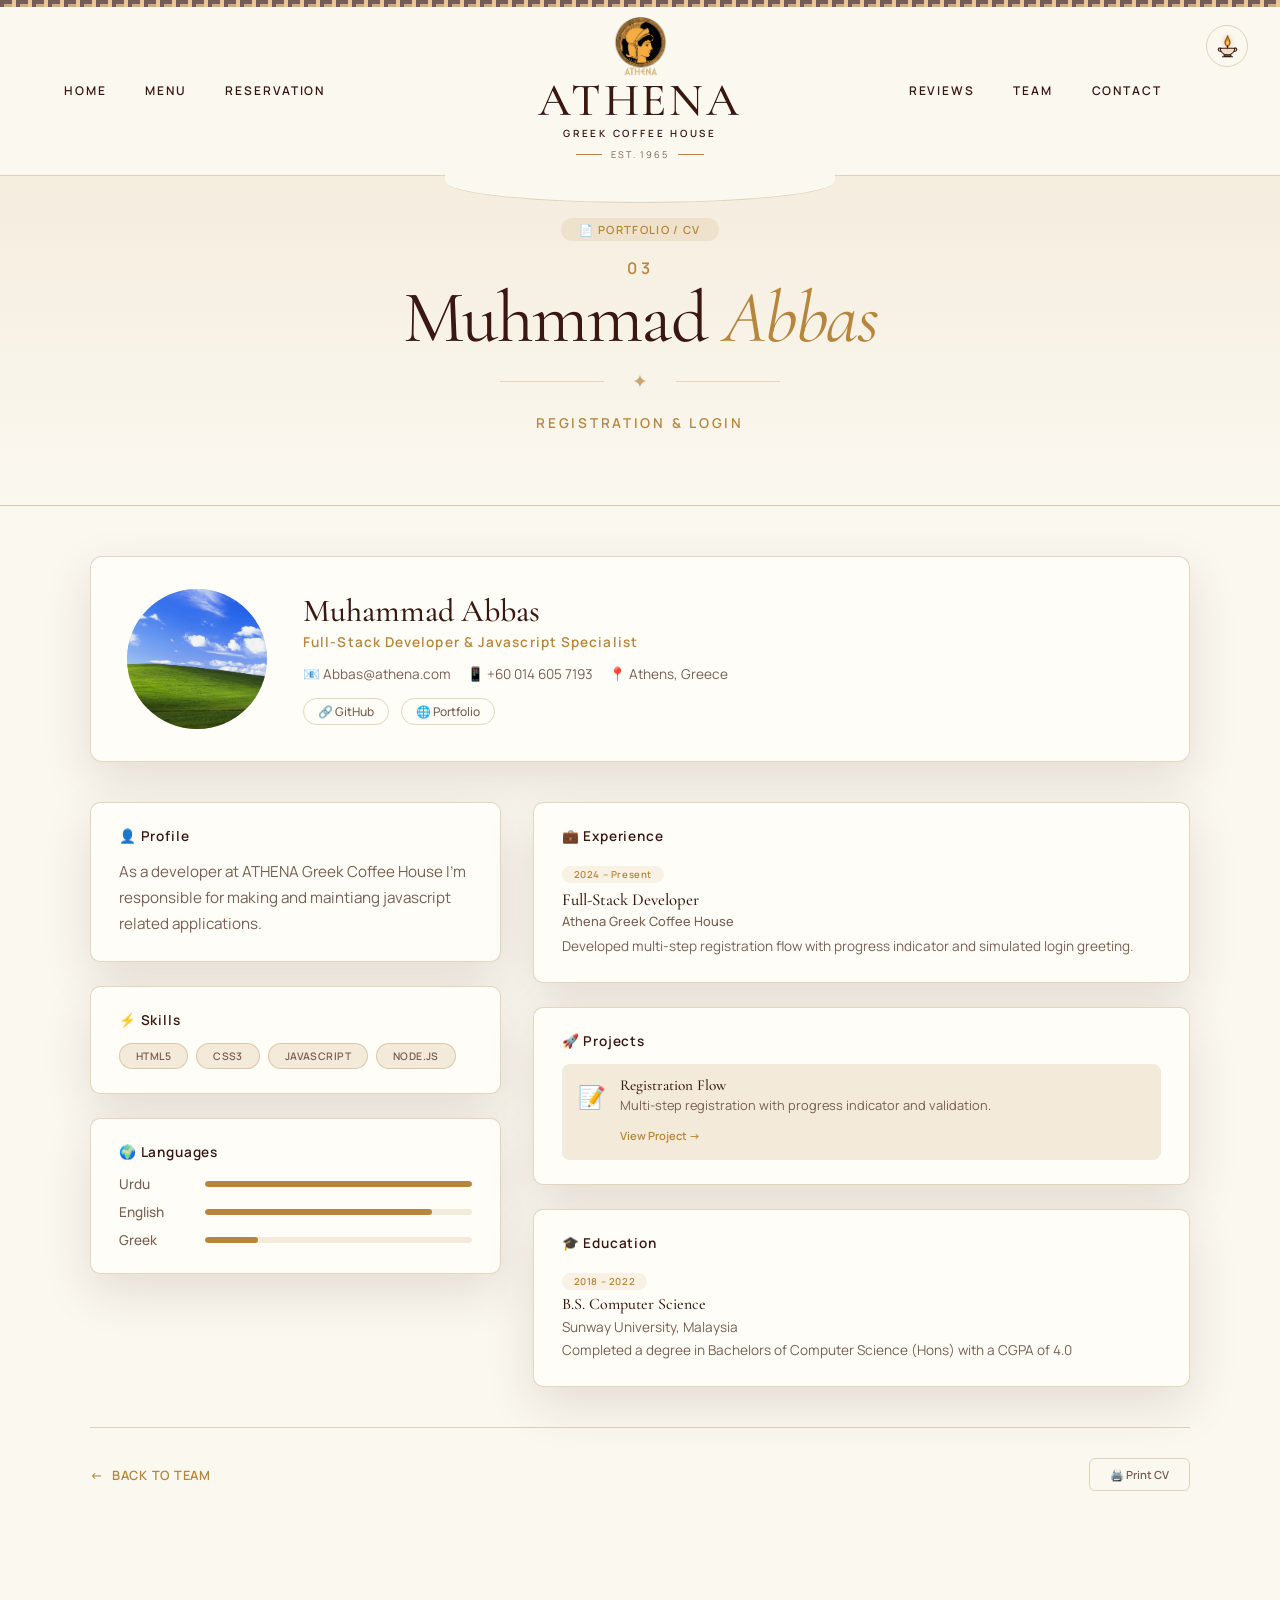
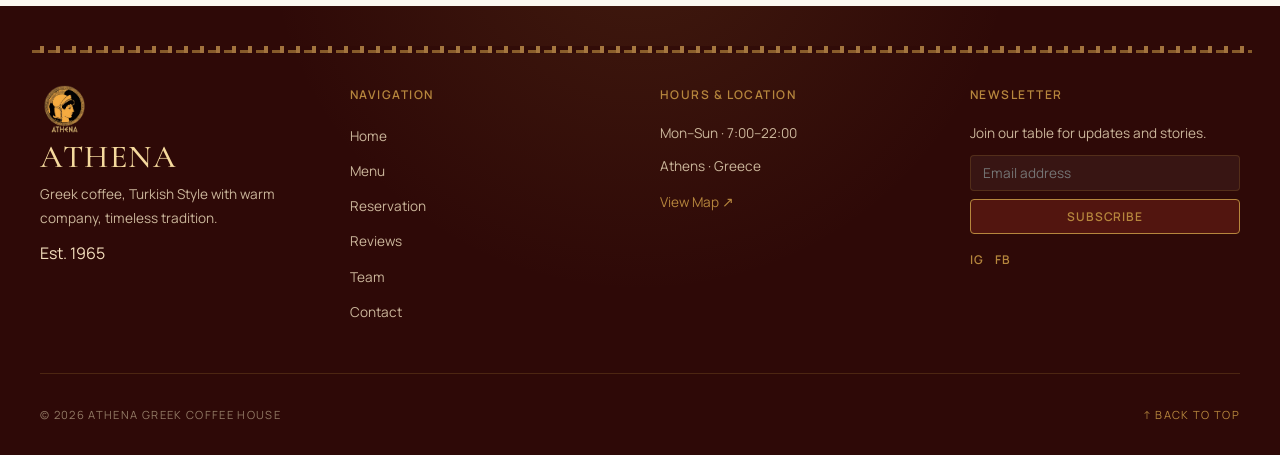
<file: portfolio/member3.html>
<!doctype html>
<html lang="en">
<head>
  <meta charset="UTF-8">
  <meta name="viewport" content="width=device-width, initial-scale=1.0">
  <meta name="description" content="Muhammad Abbas's CV – Registration & Login for Athena Greek Coffee House.">
  <meta name="theme-color" content="#fbf8f0">
  <title>Muhammad Abbas — CV · Athena</title>
  <link rel="icon" href="assets/athena-dark.png" type="image/png">
  <link rel="preconnect" href="https://fonts.googleapis.com">
  <link rel="preconnect" href="https://fonts.gstatic.com" crossorigin>
  <link href="https://fonts.googleapis.com/css2?family=Cormorant+Garamond:wght@400;500;600;700&family=Manrope:wght@400;500;600;700&display=swap" rel="stylesheet">
  <link rel="stylesheet" href="../css/styles.css">
  <link rel="stylesheet" href="css/portfolio.css">
  <script src="../js/footer-component.js" defer></script>
  <script src="../js/theme-init.js"></script>
</head>
<body>
  <a class="skip-link" href="#main-content">Skip to content</a>

  <header class="site-header" data-header>
    <div class="greek-key" aria-hidden="true"></div>
    <div class="nav-shell">
      <nav class="desktop-nav" aria-label="Primary navigation">
        <a href="../index.html">Home</a>
        <a href="../menu.html">Menu</a>
        <a href="../reservation.html">Reservation</a>
      </nav>
      <a class="brand" href="../index.html" aria-label="Athena Greek Coffee House – home">
        <img class="brand-logo" src="../assets/athena-dark.png" alt="Athena Logo">
        <span class="brand-name">Athena</span>
        <span class="brand-subtitle">Greek Coffee House</span>
        <span class="brand-est"><i></i>Est. 1965<i></i></span>
      </a>
      <nav class="desktop-nav desktop-nav-right" aria-label="Secondary navigation">
        <a href="../reviews.html">Reviews</a>
        <a href="../team.html">Team</a>
        <a href="../contact.html">Contact</a>
      </nav>
      <div class="header-actions">
        <button class="circle-button theme-toggle" type="button" data-theme-toggle aria-label="Switch to dark theme" aria-pressed="false">
          <svg class="theme-icon-lamp" viewBox="0 0 32 32" aria-hidden="true">
            <g class="lamp-fire">
              <path class="lamp-flame" d="M16 3.2c.3 3.2-3 4.8-3 8.1 0 2.1 1.3 3.8 3 4.7 1.7-.9 3-2.6 3-4.7 0-2.8-2.2-4.7-3-8.1Z"></path>
              <path class="lamp-flame-core" d="M16 8.2c-.2 1.6-1.3 2.4-1.3 3.8 0 .9.5 1.7 1.3 2.2.8-.5 1.3-1.3 1.3-2.2 0-1.3-.9-2.2-1.3-3.8Z"></path>
            </g>
            <path class="lamp-smoke" d="M16 14c-2.8-2.2 2.7-3.7 0-6.5-1.6-1.7.7-3 1.1-4.4"></path>
            <path class="lamp-wick" d="M16 15.4v2.1"></path>
            <path class="lamp-handle" d="M8.4 18.3c-3.4-2.1-5 2.9-.8 3.5M23.6 18.3c3.4-2.1 5 2.9.8 3.5"></path>
            <path class="lamp-bowl" d="M7.1 18.1h17.8c-.9 5.2-4.2 7.7-8.9 7.7s-8-2.5-8.9-7.7Z"></path>
            <path class="lamp-foot" d="M12 25.6v1.3h8v-1.3M10 28.1h12"></path>
          </svg>
        </button>
        <button class="circle-button menu-toggle" type="button" data-menu-toggle aria-label="Open navigation" aria-expanded="false" aria-controls="mobile-nav">
          <span></span><span></span><span></span>
        </button>
      </div>
    </div>
    <nav class="mobile-nav" id="mobile-nav" data-mobile-nav aria-label="Mobile navigation" hidden>
      <a href="../index.html">Home</a>
      <a href="../menu.html">Menu</a>
      <a href="../reservation.html">Reservation</a>
      <a href="../reviews.html">Reviews</a>
      <a href="../team.html">Team</a>
      <a href="../contact.html">Contact</a>
    </nav>
  </header>

  <main id="main-content">
    <!-- ===== CV HERO ===== -->
    <section class="cv-hero">
      <div class="cv-hero-container">
        <span class="cv-badge">📄 Portfolio / CV</span>
        <h1 class="cv-title">
          <span class="cv-number">03</span>
          <span class="cv-name">Muhmmad <em>Abbas</em></span>
        </h1>
        <div class="flourish">
          <span></span>
          <span>✦</span>
          <span></span>
        </div>
        <p class="cv-role" style="margin-top: 12px; clear: both;">Registration &amp; Login</p>
      </div>
    </section>

    <!-- ===== CV CONTENT ===== -->
    <section class="cv-content">
      <div class="cv-container">

        <div class="cv-header">
          <div class="cv-photo">
            <div class="cv-photo-placeholder">
              <div class="cv-photo">
              <img src="portfolioImages/abbas.jpg" alt="Abbas - Login & Registration">
              </div>
            </div>
          </div>
          <div class="cv-personal">
            <h2 class="cv-fullname">Muhammad Abbas</h2>
            <p class="cv-jobtitle">Full-Stack Developer &amp; Javascript Specialist</p>
            <div class="cv-contact">
              <span class="cv-contact-item">📧 Abbas@athena.com</span>
              <span class="cv-contact-item">📱 +60 014 605 7193</span>
              <span class="cv-contact-item">📍 Athens, Greece</span>
            </div>
            <div class="cv-social">
              <a href="https://github.com/MuhammadAbbas010" class="cv-social-link">🔗 GitHub</a>
              <a href="https://muhammadabbas.com/" class="cv-social-link">🌐 Portfolio</a>
            </div>
          </div>
        </div>

        <div class="cv-grid">

          <div class="cv-left">

            <div class="cv-section">
              <h3 class="cv-section-title">👤 Profile</h3>
              <p class="cv-section-text">As a developer at ATHENA Greek Coffee House I'm responsible for making and maintiang javascript related applications.</p>
            </div>

            <div class="cv-section">
              <h3 class="cv-section-title">⚡ Skills</h3>
              <div class="cv-skills">
                <span class="cv-skill">HTML5</span>
                <span class="cv-skill">CSS3</span>
                <span class="cv-skill">JavaScript</span>
                <span class="cv-skill">Node.js</span>
              </div>
            </div>

            <div class="cv-section">
              <h3 class="cv-section-title">🌍 Languages</h3>
              <div class="cv-languages">
                <div class="cv-language">
                  <span class="cv-lang-name">Urdu</span>
                  <div class="cv-lang-bar"><span style="width: 100%;"></span></div>
                </div>
                <div class="cv-language">
                  <span class="cv-lang-name">English</span>
                  <div class="cv-lang-bar"><span style="width: 85%;"></span></div>
                </div>
                
                <div class="cv-language">
                  <span class="cv-lang-name">Greek</span>
                  <div class="cv-lang-bar"><span style="width: 20%;"></span></div>
                </div>
              </div>
            </div>

          </div>

          <div class="cv-right">

            <div class="cv-section">
              <h3 class="cv-section-title">💼 Experience</h3>
              <div class="cv-experience">
                <div class="cv-exp-item">
                  <span class="cv-exp-date">2024 – Present</span>
                  <h4 class="cv-exp-title">Full-Stack Developer</h4>
                  <p class="cv-exp-company">Athena Greek Coffee House</p>
                  <p class="cv-exp-desc">Developed multi-step registration flow with progress indicator and simulated login greeting.</p>
                </div>
              </div>
            </div>

            <div class="cv-section">
              <h3 class="cv-section-title">🚀 Projects</h3>
              <div class="cv-projects">
                <div class="cv-project">
                  <span class="cv-project-icon">📝</span>
                  <div class="cv-project-info">
                    <h4 class="cv-project-title">Registration Flow</h4>
                    <p class="cv-project-desc">Multi-step registration with progress indicator and validation.</p>
                    <a href="../reservation.html" class="cv-project-link">View Project →</a>
                  </div>
                </div>
              </div>
            </div>

            <div class="cv-section">
              <h3 class="cv-section-title">🎓 Education</h3>
              <div class="cv-education">
                <div class="cv-edu-item">
                  <span class="cv-edu-date">2018 – 2022</span>
                  <h4 class="cv-edu-title">B.S. Computer Science</h4>
                  <p class="cv-edu-school">Sunway University, Malaysia</p>
                  <p class="cv-edu-school">Completed a degree in Bachelors of Computer Science (Hons) with a CGPA of 4.0</p>
                </div>
              </div>
            </div>

          </div>

        </div>

        <div class="cv-nav">
          <a href="../team.html" class="cv-back">
            <span class="cv-back-arrow">←</span>
            <span>Back to Team</span>
          </a>
          <a href="#" class="cv-print" onclick="window.print()">
            <span>🖨️ Print CV</span>
          </a>
        </div>

      </div>
    </section>
  </main>

  <site-footer></site-footer>
  <script src="../js/script.js"></script>
  <script src="js/portfolio.js"></script>
</body>
</html>
</file>
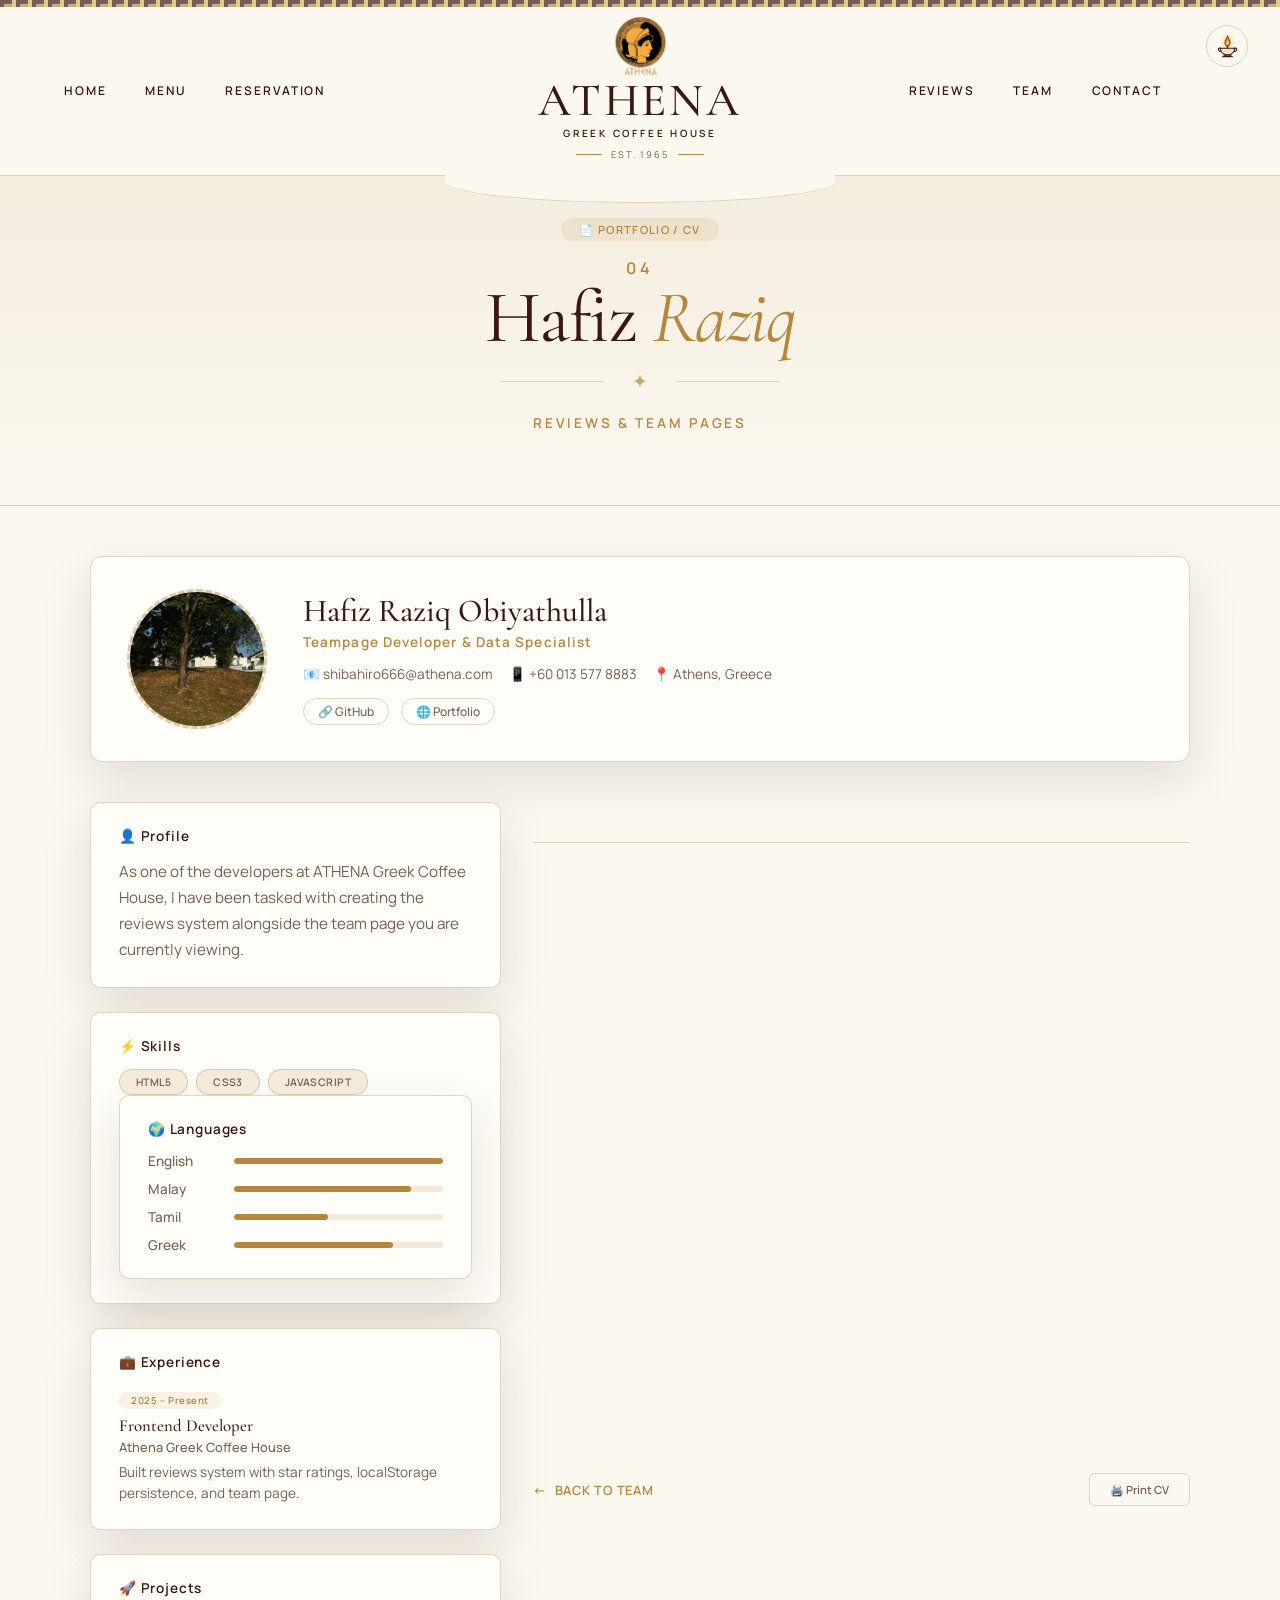
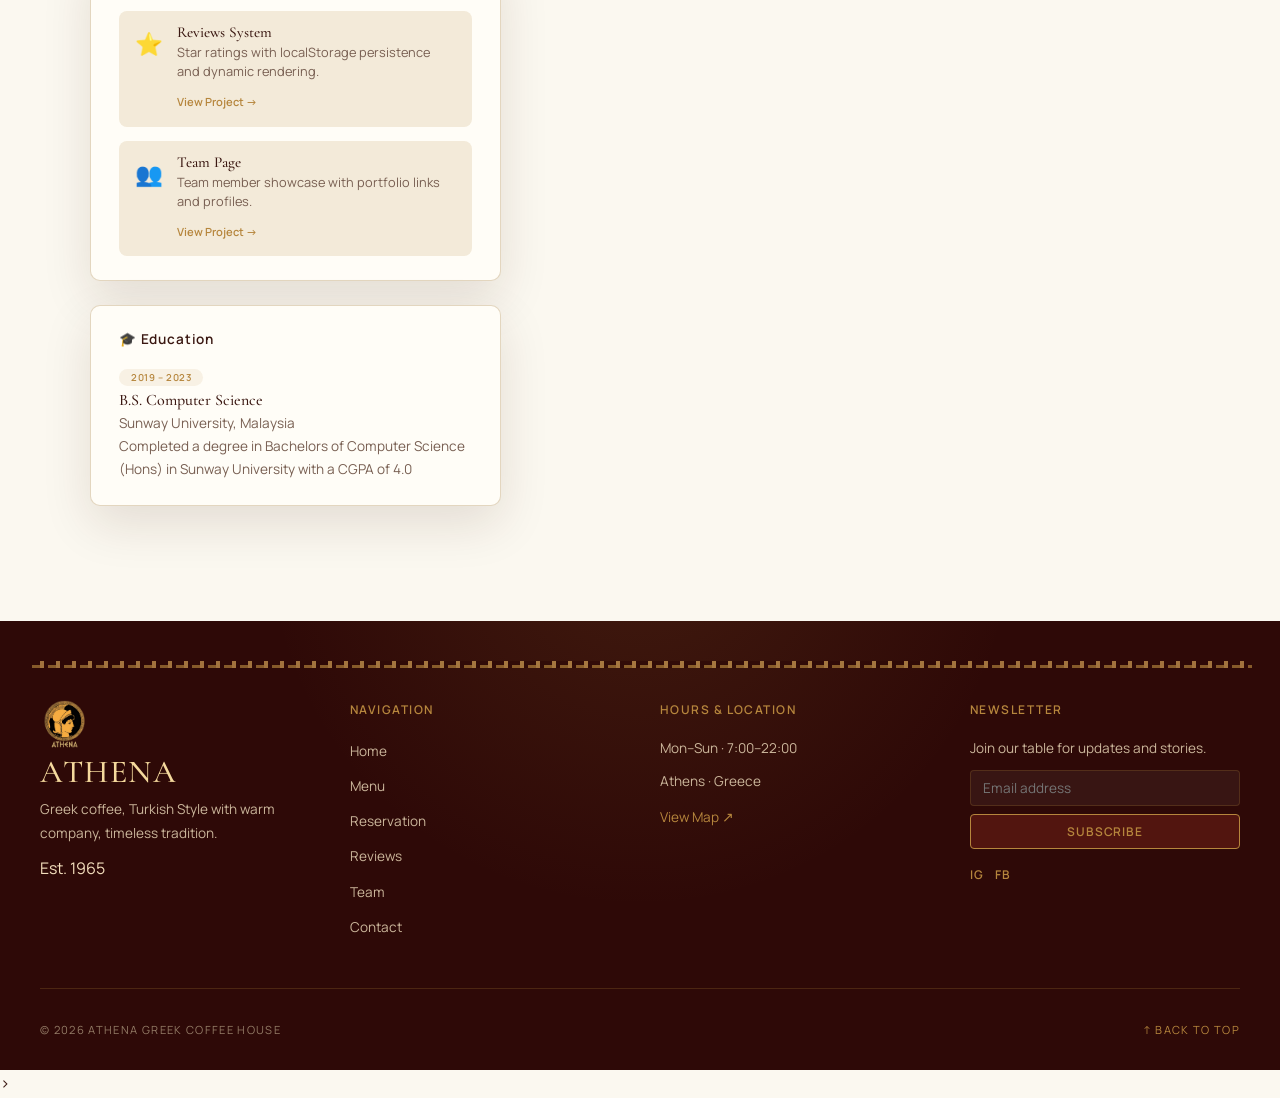
<file: portfolio/member4.html>
<!doctype html>
<html lang="en">

<head>
  <meta charset="UTF-8">
  <meta name="viewport" content="width=device-width, initial-scale=1.0">
  <meta name="description" content="Hafiz's CV – Reviews & Team Pages for Athena Greek Coffee House.">
  <meta name="theme-color" content="#fbf8f0">
  <title>Hafiz Raziq — CV · Athena</title>
  <link rel="icon" href="assets/athena-dark.png" type="image/png">
  <link rel="preconnect" href="https://fonts.googleapis.com">
  <link rel="preconnect" href="https://fonts.gstatic.com" crossorigin>
  <link
    href="https://fonts.googleapis.com/css2?family=Cormorant+Garamond:wght@400;500;600;700&family=Manrope:wght@400;500;600;700&display=swap"
    rel="stylesheet">
  <link rel="stylesheet" href="../css/styles.css">
  <link rel="stylesheet" href="css/portfolio.css">
  <script src="../js/footer-component.js" defer></script>
  <script src="../js/theme-init.js"></script>
</head>

<body>
  <a class="skip-link" href="#main-content">Skip to content</a>

  <header class="site-header" data-header>
    <div class="greek-key" aria-hidden="true"></div>
    <div class="nav-shell">
      <nav class="desktop-nav" aria-label="Primary navigation">
        <a href="../index.html">Home</a>
        <a href="../menu.html">Menu</a>
        <a href="../reservation.html">Reservation</a>
      </nav>
      <a class="brand" href="../index.html" aria-label="Athena Greek Coffee House – home">
        <img class="brand-logo" src="../assets/athena-dark.png" alt="Athena Logo">
        <span class="brand-name">Athena</span>
        <span class="brand-subtitle">Greek Coffee House</span>
        <span class="brand-est"><i></i>Est. 1965<i></i></span>
      </a>
      <nav class="desktop-nav desktop-nav-right" aria-label="Secondary navigation">
        <a href="../reviews.html">Reviews</a>
        <a href="../team.html">Team</a>
        <a href="../contact.html">Contact</a>
      </nav>
      <div class="header-actions">
        <button class="circle-button theme-toggle" type="button" data-theme-toggle aria-label="Switch to dark theme"
          aria-pressed="false">
          <svg class="theme-icon-lamp" viewBox="0 0 32 32" aria-hidden="true">
            <g class="lamp-fire">
              <path class="lamp-flame"
                d="M16 3.2c.3 3.2-3 4.8-3 8.1 0 2.1 1.3 3.8 3 4.7 1.7-.9 3-2.6 3-4.7 0-2.8-2.2-4.7-3-8.1Z"></path>
              <path class="lamp-flame-core"
                d="M16 8.2c-.2 1.6-1.3 2.4-1.3 3.8 0 .9.5 1.7 1.3 2.2.8-.5 1.3-1.3 1.3-2.2 0-1.3-.9-2.2-1.3-3.8Z">
              </path>
            </g>
            <path class="lamp-smoke" d="M16 14c-2.8-2.2 2.7-3.7 0-6.5-1.6-1.7.7-3 1.1-4.4"></path>
            <path class="lamp-wick" d="M16 15.4v2.1"></path>
            <path class="lamp-handle" d="M8.4 18.3c-3.4-2.1-5 2.9-.8 3.5M23.6 18.3c3.4-2.1 5 2.9.8 3.5"></path>
            <path class="lamp-bowl" d="M7.1 18.1h17.8c-.9 5.2-4.2 7.7-8.9 7.7s-8-2.5-8.9-7.7Z"></path>
            <path class="lamp-foot" d="M12 25.6v1.3h8v-1.3M10 28.1h12"></path>
          </svg>
        </button>
        <button class="circle-button menu-toggle" type="button" data-menu-toggle aria-label="Open navigation"
          aria-expanded="false" aria-controls="mobile-nav">
          <span></span><span></span><span></span>
        </button>
      </div>
    </div>
    <nav class="mobile-nav" id="mobile-nav" data-mobile-nav aria-label="Mobile navigation" hidden>
      <a href="../index.html">Home</a>
      <a href="../menu.html">Menu</a>
      <a href="../reservation.html">Reservation</a>
      <a href="../reviews.html">Reviews</a>
      <a href="../team.html">Team</a>
      <a href="../contact.html">Contact</a>
    </nav>
  </header>

  <main id="main-content">
    <!-- ===== CV HERO ===== -->
    <section class="cv-hero">
      <div class="cv-hero-container">
        <span class="cv-badge">📄 Portfolio / CV</span>
        <h1 class="cv-title">
          <span class="cv-number">04</span>
          <span class="cv-name">Hafiz <em>Raziq</em></span>
        </h1>
        <div class="flourish">
          <span></span>
          <span>✦</span>
          <span></span>
        </div>
        <p class="cv-role" style="margin-top: 12px; clear: both;">Reviews &amp; Team Pages</p>
      </div>
    </section>

    <!-- ===== CV CONTENT ===== -->
    <section class="cv-content">
      <div class="cv-container">

        <div class="cv-header">
          <div class="cv-photo">
            <div class="cv-photo-placeholder">
              <img src="portfolioImages/HafizRaziq.jpeg" alt="Hafiz - Review & Team Page">
            </div>
          </div>
          <div class="cv-personal">
            <h2 class="cv-fullname">Hafiz Raziq Obiyathulla</h2>
            <p class="cv-jobtitle">Teampage Developer &amp; Data Specialist</p>
            <div class="cv-contact">
              <span class="cv-contact-item">📧 shibahiro666@athena.com</span>
              <span class="cv-contact-item">📱 +60 013 577 8883</span>
              <span class="cv-contact-item">📍 Athens, Greece</span>
            </div>
            <div class="cv-social">
              <a href="https://github.com/shibahiro666-rgb" class="cv-social-link">🔗 GitHub</a>
              <a href="http://hafizraziq.com/" class="cv-social-link">🌐 Portfolio</a>
            </div>
          </div>
        </div>

        <div class="cv-grid">

          <div class="cv-left">

            <div class="cv-section">
              <h3 class="cv-section-title">👤 Profile</h3>
              <p class="cv-section-text">As one of the developers at ATHENA Greek Coffee House, I have been tasked with
                creating the reviews system alongside the team page you are currently viewing.</p>
            </div>

            <div class="cv-section">
              <h3 class="cv-section-title">⚡ Skills</h3>
              <div class="cv-skills">
                <span class="cv-skill">HTML5</span>
                <span class="cv-skill">CSS3</span>
                <span class="cv-skill">JavaScript</span>
              </div>

              <div class="cv-section">
                <h3 class="cv-section-title">🌍 Languages</h3>
                <div class="cv-languages">
                  <div class="cv-language">
                    <span class="cv-lang-name">English</span>
                    <div class="cv-lang-bar"><span style="width: 100%;"></span></div>
                  </div>
                  <div class="cv-language">
                    <span class="cv-lang-name">Malay</span>
                    <div class="cv-lang-bar"><span style="width: 85%;"></span></div>
                  </div>
                  <div class="cv-language">
                    <span class="cv-lang-name">Tamil</span>
                    <div class="cv-lang-bar"><span style="width: 45%;"></span></div>
                  </div>
                  <div class="cv-language">
                    <span class="cv-lang-name">Greek</span>
                    <div class="cv-lang-bar"><span style="width: 76%;"></span></div>
                  </div>
                </div>
              </div>

            </div>

            <div class="cv-right">

              <div class="cv-section">
                <h3 class="cv-section-title">💼 Experience</h3>
                <div class="cv-experience">
                  <div class="cv-exp-item">
                    <span class="cv-exp-date">2025 – Present</span>
                    <h4 class="cv-exp-title">Frontend Developer</h4>
                    <p class="cv-exp-company">Athena Greek Coffee House</p>
                    <p class="cv-exp-desc">Built reviews system with star ratings, localStorage persistence, and team
                      page.</p>
                  </div>
                </div>
              </div>

              <div class="cv-section">
                <h3 class="cv-section-title">🚀 Projects</h3>
                <div class="cv-projects">
                  <div class="cv-project">
                    <span class="cv-project-icon">⭐</span>
                    <div class="cv-project-info">
                      <h4 class="cv-project-title">Reviews System</h4>
                      <p class="cv-project-desc">Star ratings with localStorage persistence and dynamic rendering.</p>
                      <a href="../reviews.html" class="cv-project-link">View Project →</a>
                    </div>
                  </div>
                  <div class="cv-project">
                    <span class="cv-project-icon">👥</span>
                    <div class="cv-project-info">
                      <h4 class="cv-project-title">Team Page</h4>
                      <p class="cv-project-desc">Team member showcase with portfolio links and profiles.</p>
                      <a href="../team.html" class="cv-project-link">View Project →</a>
                    </div>
                  </div>
                </div>
              </div>

              <div class="cv-section">
                <h3 class="cv-section-title">🎓 Education</h3>
                <div class="cv-education">
                  <div class="cv-edu-item">
                    <span class="cv-edu-date">2019 – 2023</span>
                    <h4 class="cv-edu-title">B.S. Computer Science</h4>
                    <p class="cv-edu-school">Sunway University, Malaysia</p>
                    <p class="cv-edu-school">Completed a degree in Bachelors of Computer Science (Hons) in Sunway
                      University with a CGPA of 4.0</p>
                  </div>
                </div>
              </div>

            </div>

          </div>

          <div class="cv-nav">
            <a href="../team.html" class="cv-back">
              <span class="cv-back-arrow">←</span>
              <span>Back to Team</span>
            </a>
            <a href="#" class="cv-print" onclick="window.print()">
              <span>🖨️ Print CV</span>
            </a>
          </div>

        </div>
    </section>
  </main>



  <site-footer></site-footer>>
  <script src="../js/script.js"></script>
  <script src="js/portfolio.js"></script>
</body>

</html>
</file>
<file: css/styles.css>
:root {
  color-scheme: light;
  --paper: #fbf8f0;
  --raised: #fffdf7;
  --deep: #f3ead9;
  --ink: #3a1711;
  --muted: #785f52;
  --wine: #52150f;
  --wine-deep: #2e0907;
  --gold: #b6863d;
  --gold-bright: #e0ad5c;
  --gold-pale: #f5d99d;
  --line: rgba(154, 112, 49, 0.28);
  --header: #fbf8f0;
  --shadow: 0 18px 50px rgba(61, 26, 12, 0.12);
  --serif: "Cormorant Garamond", Georgia, serif;
  --sans: "Manrope", "Segoe UI", sans-serif;
}
:root[data-theme="dark"] {
  color-scheme: dark;
  --paper: #1d0907;
  --raised: #290d0a;
  --deep: #35100c;
  --ink: #f7e6c7;
  --muted: #d1bca4;
  --wine: #160403;
  --wine-deep: #0e0202;
  --gold: #d3a357;
  --gold-bright: #efc475;
  --gold-pale: #f1d69d;
  --line: rgba(224, 173, 92, 0.24);
  --header: #1c0705;
  --shadow: 0 18px 55px rgba(0, 0, 0, 0.34);
}
* {
  box-sizing: border-box;
}
html {
  scroll-behavior: smooth;
  scroll-padding-top: 150px;
}
body {
  margin: 0;
  color: var(--ink);
  background-color: var(--paper);
  font-family: var(--sans);
  font-size: 16px;
  line-height: 1.7;
  transition: color 0.3s, background-color 0.3s;
}
body.menu-open {
  overflow: hidden;
}
a, button {
  color: inherit;
  -webkit-tap-highlight-color: transparent;
}
main {
  margin-top: 85px;
  margin-bottom: 35px;
}
/* Accessibility */
.skip-link {
  position: fixed;
  z-index: 1000;
  top: 12px;
  left: 12px;
  padding: 10px 16px;
  color: #ffffff;
  background-color: var(--wine);
  transform: translateY(-150%);
  transition: transform 0.18s;
}
.skip-link:focus {
  transform: translateY(0);
}
/* Header & Navigation */
.site-header {
  position: absolute;
  z-index: 20;
  top: 0;
  width: 100%;
  color: var(--ink);
  background-color: var(--header);
  border-bottom: 1px solid var(--line);
  transition: color 0.3s, background-color 0.3s, box-shadow 0.25s;
}
.site-header.is-fixed {
  position: fixed;
  box-shadow: 0 10px 35px rgba(35, 10, 7, 0.13);
  animation: header-in 0.3s forwards;
}
@keyframes header-in {
  from { transform: translateY(-100%); }
  to { transform: translateY(0); }
}
.greek-key {
  height: 7px;
  opacity: 0.65;
  background-color: var(--gold);
  background-image: 
    linear-gradient(90deg, var(--wine-deep) 25%, transparent 25%, transparent 75%, var(--gold-bright) 75%),
    linear-gradient(var(--wine-deep) 25%, transparent 25%, transparent 75%, var(--wine-deep) 75%);
  background-size: 16px 16px;
}
.nav-shell {
  position: relative;
  display: grid;
  grid-template-columns: minmax(250px, 1fr) minmax(250px, 390px) minmax(250px, 1fr);
  align-items: center;
  min-height: 148px;
  max-width: 1500px;
  margin: 0 auto;
  padding: 0 clamp(28px, 5vw, 86px);
}
.desktop-nav {
  display: flex;
  align-items: center;
  gap: clamp(24px, 3vw, 58px);
}
.desktop-nav-right {
  justify-content: flex-end;
  padding-right: 54px;
}
.desktop-nav a, .mobile-nav a {
  position: relative;
  font-size: 0.75rem;
  font-weight: 600;
  letter-spacing: 0.16em;
  text-decoration: none;
  text-transform: uppercase;
}
.desktop-nav a::after {
  position: absolute;
  right: 0;
  bottom: -11px;
  left: 0;
  height: 1px;
  content: "";
  background-color: var(--gold);
  transform: scaleX(0);
  transition: transform 0.18s;
}
.desktop-nav a:hover::after, .desktop-nav a:focus-visible::after, .desktop-nav a.active::after {
  transform: scaleX(1);
}
/* Brand Logo */
.brand {
  position: relative;
  align-self: stretch;
  display: flex;
  flex-direction: column;
  align-items: center;
  justify-content: center;
  padding: 14px 44px 18px;
  text-decoration: none;
}
.brand::after {
  position: absolute;
  z-index: -1;
  right: 0;
  bottom: -34px;
  left: 0;
  height: 50px;
  content: "";
  background-color: var(--header);
  border-bottom: 1px solid var(--line);
  border-radius: 0 0 50% 50%;
  transition: background-color 0.3s;
}
.brand-logo {
  width: 60px;
  height: 60px;
  display: block;
  margin: 0 auto 6px;
}
.brand-name {
  margin-top: -2px;
  font-family: var(--serif);
  font-size: clamp(2.6rem, 3.4vw, 4rem);
  font-weight: 500;
  line-height: 0.9;
  letter-spacing: 0.06em;
  text-transform: uppercase;
}
.brand-subtitle {
  margin-top: 7px;
  font-size: 0.62rem;
  font-weight: 600;
  line-height: 1;
  letter-spacing: 0.28em;
  text-transform: uppercase;
}
.brand-est {
  display: flex;
  align-items: center;
  gap: 9px;
  margin-top: 8px;
  color: var(--muted);
  font-size: 0.58rem;
  letter-spacing: 0.2em;
  text-transform: uppercase;
}
.brand-est i {
  width: 26px;
  height: 1px;
  background-color: var(--gold);
}
/* Header Actions */
.header-actions {
  position: absolute;
  top: 18px;
  right: clamp(16px, 2.5vw, 40px);
  display: flex;
  align-items: center;
  gap: 10px;
}
.circle-button {
  display: grid;
  place-items: center;
  width: 42px;
  height: 42px;
  padding: 0;
  color: var(--ink);
  background-color: transparent;
  border: 1px solid var(--line);
  border-radius: 50%;
  cursor: pointer;
  transition: color 0.18s, background-color 0.18s, border-color 0.18s, transform 0.18s;
}
.circle-button:hover, .circle-button:focus-visible {
  color: var(--paper);
  background-color: var(--ink);
  border-color: var(--ink);
  transform: translateY(-2px);
}
.theme-icon-lamp {
  position: absolute;
  width: 27px;
  height: 27px;
  fill: none;
  stroke: currentColor;
  stroke-linecap: round;
  stroke-linejoin: round;
  stroke-width: 1.35;
  overflow: visible;
}
.lamp-fire {
  transform-origin: 16px 16px;
  filter: drop-shadow(0 0 3px rgba(224, 173, 92, 0.9));
  animation: lamp-flicker 1.8s ease-in-out infinite;
  transition: opacity 0.28s ease, transform 0.32s ease, filter 0.28s ease;
}
.lamp-flame { fill: #e39a2f; stroke: #8d5418; }
.lamp-flame-core { fill: #ffd67d; stroke: none; }
.lamp-wick { stroke-width: 1.6; }
.lamp-bowl { fill: rgba(182, 134, 61, 0.2); }
.lamp-smoke {
  opacity: 0;
  stroke: currentColor;
  stroke-dasharray: 2.5 2;
  transform: translateY(3px);
  transition: opacity 0.2s ease;
}
[data-theme="dark"] .lamp-fire {
  opacity: 0;
  filter: none;
  animation: none;
  transform: translateY(4px) scale(0.08);
}
[data-theme="dark"] .lamp-smoke {
  animation: lamp-smoke 1.15s ease-out forwards;
}
@keyframes lamp-flicker {
  0%, 100% { transform: rotate(-1deg) scale(1); }
  45% { transform: rotate(1.5deg) scale(0.94, 1.04); }
  70% { transform: rotate(-0.5deg) scale(1.03, 0.97); }
}
@keyframes lamp-smoke {
  0% { opacity: 0; transform: translateY(3px); }
  28% { opacity: 0.72; }
  100% { opacity: 0; transform: translateY(-4px); }
}
/* Mobile Navigation */
.menu-toggle {
  display: none;
  align-content: center;
  gap: 4px;
}
.menu-toggle span {
  display: block;
  width: 17px;
  height: 1px;
  background-color: currentColor;
  transition: transform 0.18s, opacity 0.18s;
}
.menu-toggle[aria-expanded="true"] span:first-child { transform: translateY(5px) rotate(45deg); }
.menu-toggle[aria-expanded="true"] span:nth-child(2) { opacity: 0; }
.menu-toggle[aria-expanded="true"] span:last-child { transform: translateY(-5px) rotate(-45deg); }

[hidden], .mobile-nav[hidden] {
  display: none !important;
}
@media (min-width: 921px) {
  .mobile-nav { display: none !important; }
}

/* Hero Section */
.hero {
  position: relative;
  display: flex;
  align-items: center;
  min-height: 100vh;
  padding: clamp(188px, 22vh, 220px) max(6vw, 52px) clamp(42px, 6vh, 72px);
  color: #fff8eb;
  background-color: #241008;
  overflow: hidden;
}
.hero-media {
  position: absolute;
  inset: 0;
  width: 100%;
  height: 100%;
  object-fit: cover;
  object-position: center;
}
.hero-shade {
  position: absolute;
  inset: 0;
  background: 
    linear-gradient(90deg, rgba(18, 5, 2, 0.94), rgba(25, 8, 3, 0.72) 28%, rgba(28, 10, 4, 0.18) 58%, rgba(20, 7, 3, 0.04)),
    linear-gradient(0deg, rgba(16, 4, 2, 0.38), transparent 36%);
}
.hero::after {
  position: absolute;
  right: 0;
  bottom: 0;
  left: 0;
  height: 6px;
  content: "";
  background: linear-gradient(90deg, var(--wine), var(--gold), var(--wine));
}
.hero-content {
  position: relative;
  z-index: 1;
  width: min(600px, 50vw);
  margin-left: max(0px, calc((100vw - 1500px) / 2));
}
.eyebrow {
  margin: 0 0 13px;
  color: var(--gold);
  font-size: 0.68rem;
  font-weight: 600;
  letter-spacing: 0.23em;
  text-transform: uppercase;
}
.hero .eyebrow { color: var(--gold-bright); }
.hero h1 {
  margin: 0;
  font-family: var(--serif);
  font-size: clamp(4.1rem, 6.4vw, 6.65rem);
  font-weight: 400;
  line-height: 0.8;
  letter-spacing: -0.035em;
}
.hero h1 em { color: var(--gold-bright); font-style: normal; }

/* Flourish Component */
.flourish {
  display: flex;
  align-items: center;
  justify-content: center;
  gap: 16px;
  width: 100%;
  max-width: 280px;
  margin: 16px auto 20px;
  color: var(--gold);
  font-size: 1rem;
  opacity: 0.7;
  text-align: center;
}
.flourish span {
  display: block;
  flex: 1;
  height: 1px;
  background-color: var(--gold);
  opacity: 0.4;
}
.flourish span:nth-child(2) {
  display: inline-block;
  flex: 0 0 auto;
  padding: 0 12px;
  background: none;
  font-size: 1.2rem;
  opacity: 1;
}
.hero .flourish {
  max-width: 320px;
  color: var(--gold-bright);
  opacity: 0.8;
}
.hero .flourish span {
  background-color: var(--gold-bright);
  opacity: 0.5;
}
.hero-copy {
  max-width: 510px;
  margin: 0 0 26px;
  color: #fffaf0;
  font-size: clamp(1rem, 1.25vw, 1.22rem);
  line-height: 1.62;
  text-shadow: 0 2px 18px rgba(0, 0, 0, 0.35);
}
.button {
  display: inline-flex;
  align-items: center;
  justify-content: center;
  min-height: 56px;
  padding: 0 30px;
  gap: 17px;
  color: #3a1711;
  background: linear-gradient(115deg, #f0c87c, #d79f4c);
  border: 1px solid #f6d899;
  box-shadow: 0 10px 32px rgba(20, 5, 2, 0.25);
  font-size: 0.73rem;
  font-weight: 600;
  letter-spacing: 0.16em;
  text-decoration: none;
  text-transform: uppercase;
  transition: background-color 0.18s, transform 0.18s, box-shadow 0.18s;
}
.button:hover, .button:focus-visible {
  background-color: #fff2d0;
  box-shadow: 0 14px 35px rgba(20, 5, 2, 0.38);
  transform: translateY(-3px);
}
.scroll-cue {
  position: absolute;
  z-index: 2;
  right: 5vw;
  bottom: 34px;
  display: flex;
  flex-direction: column;
  align-items: center;
  color: #fff8eb;
  font-size: 0.58rem;
  letter-spacing: 0.2em;
  text-decoration: none;
  text-transform: uppercase;
}
.scroll-cue svg {
  width: 24px;
  margin-top: 5px;
  fill: none;
  stroke: var(--gold-bright);
  stroke-width: 1.4;
  animation: bob 1.8s ease-in-out infinite;
}
@keyframes bob {
  50% { transform: translateY(5px); }
}

/* Page Layouts */
.welcome {
  max-width: 900px;
  margin: 0 auto;
  padding: 110px 32px 100px;
  text-align: center;
}
.welcome::after {
  display: block;
  width: 80px;
  height: 1px;
  margin: 42px auto 0;
  content: "";
  background-color: var(--gold);
}
.welcome h2, .story-note h2 {
  margin: 0 0 23px;
  font-family: var(--serif);
  font-size: clamp(3rem, 5vw, 5rem);
  font-weight: 500;
  line-height: 0.95;
}
.welcome h2 em, .story-note h2 em {
  color: var(--gold);
  font-style: normal;
}
.welcome > p:last-of-type {
  max-width: 700px;
  margin: 0 auto;
  color: var(--muted);
  font-size: 1.05rem;
}
.experience-grid {
  display: grid;
  grid-template-columns: repeat(3, 1fr);
  max-width: 1500px;
  margin: 0 auto;
  border-top: 1px solid var(--line);
  border-bottom: 1px solid var(--line);
}
.experience-card {
  position: relative;
  display: flex;
  flex-direction: column;
  align-items: center;
  min-height: 560px;
  padding: 52px clamp(28px, 4vw, 64px);
  text-align: center;
  background-color: var(--raised);
  overflow: hidden;
  transition: background-color 0.3s;
}
.experience-card + .experience-card {
  border-left: 1px solid var(--line);
}
.experience-card::before, .experience-card::after {
  position: absolute;
  z-index: 1;
  width: 64px;
  height: 64px;
  content: "";
  opacity: 0.55;
}
.experience-card::before {
  top: 16px;
  left: 16px;
  border-top: 1px solid var(--gold);
  border-left: 1px solid var(--gold);
}
.experience-card::after {
  right: 16px;
  bottom: 16px;
  border-right: 1px solid var(--gold);
  border-bottom: 1px solid var(--gold);
}
.card-story, .card-visit { background-color: var(--deep); }
.card-illustration {
  width: min(250px, 90%);
  height: 170px;
  margin-bottom: 19px;
  color: var(--gold);
}
.card-illustration svg {
  width: 100%;
  height: 100%;
  fill: none;
  stroke: currentColor;
  stroke-linecap: round;
  stroke-linejoin: round;
  stroke-width: 1.25;
  opacity: 0.8;
}
.experience-card h3 {
  margin: 0 0 8px;
  font-family: var(--serif);
  font-size: clamp(2.6rem, 4vw, 4rem);
  font-weight: 500;
  line-height: 1;
}
.experience-card > p:not(.eyebrow) {
  max-width: 300px;
  margin: 0 0 24px;
  color: var(--muted);
}
.experience-card > a, .text-link {
  position: relative;
  margin-top: auto;
  color: var(--ink);
  font-size: 0.69rem;
  font-weight: 600;
  letter-spacing: 0.17em;
  text-decoration: none;
  text-transform: uppercase;
}
.experience-card > a::after, .text-link::after {
  position: absolute;
  right: 0;
  bottom: -5px;
  left: 0;
  height: 1px;
  content: "";
  background-color: var(--gold);
  transform: scaleX(0);
  transform-origin: left;
  transition: transform 0.18s;
}
.experience-card > a:hover::after, .experience-card > a:focus-visible::after,
.text-link:hover::after, .text-link:focus-visible::after {
  transform: scaleX(1);
}
.story-note {
  display: grid;
  grid-template-columns: 1.05fr 0.95fr;
  align-items: center;
  gap: 9vw;
  max-width: 1280px;
  margin: 0 auto;
  padding: 130px 48px;
}
.story-copy > p:not(.eyebrow) {
  max-width: 560px;
  color: var(--muted);
}
.story-copy .text-link {
  display: inline-block;
  margin-top: 22px;
}
.story-quote {
  position: relative;
  padding: 72px 52px;
  color: #f8e6c6;
  background-color: var(--wine);
  box-shadow: var(--shadow);
  text-align: center;
}
.story-quote::before {
  position: absolute;
  inset: 13px;
  content: "";
  border: 1px solid rgba(224, 173, 92, 0.5);
}
.quote-mark {
  display: block;
  height: 46px;
  color: var(--gold-bright);
  font-family: var(--serif);
  font-size: 5rem;
  line-height: 1;
}
.story-quote blockquote {
  position: relative;
  margin: 16px 0 18px;
  font-family: var(--serif);
  font-size: clamp(2rem, 3.2vw, 3.3rem);
  font-style: italic;
  line-height: 1.05;
}
.story-quote p {
  position: relative;
  margin: 0;
  color: var(--gold-pale);
  font-size: 0.68rem;
  letter-spacing: 0.18em;
  text-transform: uppercase;
}

/* 4-Column Footer */
.site-footer {
  position: relative;
  padding: 40px 28px 20px;
  color: #f4dfbd;
  background-color: var(--wine-deep);
  overflow: hidden;
}
.site-footer::before {
  position: absolute;
  inset: 0;
  content: "";
  opacity: 0.14;
  background: radial-gradient(circle at 50% -20%, var(--gold), transparent 45%);
  pointer-events: none;
}
/* Fixed Greek Key Spacing inside Footer */
.site-footer .greek-key {
  margin: 0 0 32px 0;
  width: 100%;
}
.footer-container {
  position: relative;
  display: grid;
  grid-template-columns: repeat(4, 1fr);
  gap: 40px;
  max-width: 1200px;
  margin: 0 auto;
  padding-bottom: 40px;
  border-bottom: 1px solid var(--line);
}
.footer-col h4 {
  margin: 0 0 16px;
  color: var(--gold);
  font-family: var(--sans);
  font-size: 0.75rem;
  font-weight: 600;
  letter-spacing: 0.12em;
  text-transform: uppercase;
}
.footer-col p {
  margin: 0 0 10px;
  color: #cbb69b;
  font-size: 0.85rem;
}
.footer-links {
  list-style: none;
  padding: 0;
  margin: 0;
}
.footer-links li { margin-bottom: 8px; }
.footer-links a {
  color: #cbb69b;
  font-size: 0.85rem;
  text-decoration: none;
  transition: color 0.2s;
}
.footer-links a:hover { color: var(--gold-pale); }
.footer-logo {
  display: block;
  width: 48px;
  height: 48px;
  margin-bottom: 8px;
}
.footer-brand-col h3 {
  margin: 0 0 10px;
  color: var(--gold-pale);
  font-family: var(--serif);
  font-size: 2rem;
  font-weight: 500;
  line-height: 1;
  letter-spacing: 0.05em;
  text-transform: uppercase;
}
.map-link {
  color: var(--gold);
  font-size: 0.85rem;
  text-decoration: none;
  transition: color 0.2s;
}
.map-link:hover { color: var(--gold-bright); }
.footer-newsletter {
  display: flex;
  flex-direction: column;
  gap: 8px;
  margin-bottom: 16px;
}
.footer-newsletter input {
  padding: 8px 12px;
  color: var(--gold-pale);
  background-color: rgba(255, 255, 255, 0.05);
  border: 1px solid var(--line);
  border-radius: 4px;
  font-family: var(--sans);
  font-size: 0.85rem;
  outline: none;
}
.footer-newsletter input:focus { border-color: var(--gold); }
.footer-newsletter button {
  padding: 8px 12px;
  color: var(--gold);
  background-color: var(--wine);
  border: 1px solid var(--gold);
  border-radius: 4px;
  font-family: var(--sans);
  font-size: 0.75rem;
  font-weight: 600;
  letter-spacing: 0.08em;
  text-transform: uppercase;
  cursor: pointer;
  transition: background-color 0.2s;
}
.footer-newsletter button:hover {
  color: var(--wine-deep);
  background-color: var(--gold);
}
.social-links { display: flex; gap: 12px; }
.social-links a {
  color: var(--gold);
  font-family: var(--sans);
  font-size: 0.75rem;
  font-weight: 600;
  letter-spacing: 0.05em;
  text-decoration: none;
  transition: color 0.2s;
}
.social-links a:hover { color: var(--gold-bright); }
.footer-bottom {
  position: relative;
  display: flex;
  justify-content: space-between;
  align-items: center;
  max-width: 1200px;
  margin: 20px auto 0;
  color: #927a65;
  font-size: 0.7rem;
  letter-spacing: 0.12em;
  text-transform: uppercase;
}
.back-to-top {
  color: var(--gold);
  text-decoration: none;
  transition: color 0.2s;
}
.back-to-top:hover { color: var(--gold-bright); }

:focus-visible {
  outline: 2px solid var(--gold-bright);
  outline-offset: 5px;
}

/* Responsive Media Queries */
@media (max-width: 1180px) {
  .nav-shell {
    grid-template-columns: 1fr 300px 1fr;
    padding-left: 28px;
    padding-right: 28px;
  }
  .desktop-nav { gap: 22px; }
  .desktop-nav-right { padding-right: 40px; }
  .brand-name { font-size: 3rem; }
  .hero { min-height: 100vh; }
}
@media (min-width: 921px) and (max-height: 900px) {   /*tight one line fromat to keep total lines down */
  .nav-shell { min-height: 124px; }
  .brand { padding-top: 9px; padding-bottom: 13px; }
  .brand::after { bottom: -28px; height: 42px; }
  .brand-name { font-size: 2.9rem; }
  .hero { padding-top: clamp(154px, 20vh, 176px); padding-bottom: 30px; }
  .hero h1 { font-size: clamp(3.7rem, 5.6vw, 5.75rem); }
  .button { min-height: 50px; padding-left: 26px; padding-right: 26px; }
  .scroll-cue { bottom: 17px; }
}
@media (max-width: 920px) {
  html { scroll-padding-top: 90px; }
  .nav-shell { display: flex; min-height: 88px; padding: 8px 20px; }
  .desktop-nav { display: none; }
  .brand { align-items: flex-start; margin-right: auto; padding: 7px 8px; }
  .brand::after, .brand-mark, .brand-est { display: none; }
  .brand-name { font-size: 2.35rem; }
  .brand-subtitle { margin-top: 6px; font-size: 0.49rem; }
  .header-actions { position: static; }
  .menu-toggle { display: grid; }
  .mobile-nav {
    position: fixed;
    z-index: 999;
    inset: 0;
    display: flex;
    flex-direction: column;
    align-items: center;
    justify-content: center;
    gap: 22px;
    color: var(--ink);
    background-color: var(--paper);
    opacity: 0;
    pointer-events: none;
    transform: translateY(-12px);
    transition: opacity 0.22s, transform 0.22s;
  }
  .mobile-nav.is-open {
    opacity: 1;
    pointer-events: auto;
    transform: translateY(0);
  }
  .mobile-nav a {
    font-family: var(--serif);
    font-size: 2.1rem;
    font-weight: 500;
    line-height: 1.1;
    letter-spacing: 0.04em;
    text-transform: none;
  }
  .hero { min-height: 820px; padding: 170px 32px 80px; }
  .hero-media { object-position: 58% center; }
  .hero-content { width: min(620px, 90%); margin-left: 0; }
  .experience-grid { grid-template-columns: 1fr; }
  .experience-card { min-height: 490px; }
  .experience-card + .experience-card { border-top: 1px solid var(--line); border-left: 0; }
  .story-note { grid-template-columns: 1fr; gap: 70px; padding: 100px 32px; }
  .footer-container { grid-template-columns: repeat(2, 1fr); }
}
@media (max-width: 600px) { /*tight one line fromat to keep total lines down */
  .greek-key { height: 5px; }
  .nav-shell { min-height: 78px; padding-left: 13px; padding-right: 13px; }
  .circle-button { width: 39px; height: 39px; }
  .hero { min-height: 760px; padding: 145px 22px 76px; }
  .hero h1 { font-size: clamp(3.55rem, 17vw, 5rem); line-height: 0.84; }
  .scroll-cue { display: none; }
  .welcome { padding: 85px 22px 76px; }
  .experience-card { min-height: 500px; padding: 48px 24px; }
  .story-note { padding: 85px 22px; }
  .story-quote { padding: 62px 30px; }
  .footer-container { grid-template-columns: 1fr; text-align: center; }
  .footer-logo { margin: 0 auto 8px; }
  .social-links { justify-content: center; }
  .footer-bottom { flex-direction: column; gap: 12px; }
}
@media (prefers-reduced-motion: reduce) {  
  html { scroll-behavior: auto; }
  *, *::before, *::after {
    animation-duration: 0.01ms !important;
    animation-iteration-count: 1 !important;
    transition-duration: 0.01ms !important;
    scroll-behavior: auto !important;
  }
}
</file>
<file: css/contact.css>
/* =====================================================
   contact.css – Athena Contact Page
   ===================================================== */
.contact-hero {
  padding: 150px 28px 70px;
  text-align: center;
  background: linear-gradient(180deg, var(--deep) 0%, var(--paper) 100%);
  border-bottom: 1px solid var(--line);
}
.contact-hero h1 {
  margin: 0 0 20px;
  font: 400 clamp(3.2rem, 6vw, 5.5rem)/0.9 var(--serif);
  letter-spacing: -0.03em;
  color: var(--ink);
}
.contact-hero h1 em {
  color: var(--gold);
  font-weight: 400;
  font-style: italic;
}
.brand-name{
  margin-top:-2px;
  font:500 clamp(2.6rem,3.4vw,4rem)/.9 var(--serif);
  letter-spacing:.06em;
  text-transform:uppercase
}
.contact-copy {
  max-width: 560px;
  margin: 20px auto 0;
  color: var(--muted);
  font-size: clamp(1rem, 1.2vw, 1.15rem);
  line-height: 1.7;
}
.eyebrow {
  margin: 0 0 8px;
  color: var(--gold);
  font: 600 0.7rem var(--sans);
  letter-spacing: 0.2em;
  text-transform: uppercase;
}
.flourish {
  display: flex;
  align-items: center;
  justify-content: center;
  gap: 16px;
  margin: 12px auto 16px;
  color: var(--gold);
  font-size: 1rem;
  opacity: 0.7;
  max-width: 280px;
}
.flourish span {
  flex: 1;
  height: 1px;
  background: var(--gold);
  opacity: 0.4;
}
.flourish span:nth-child(2) {
  flex: 0 0 auto;
  background: none;
  opacity: 1;
  font-size: 1.2rem;
  padding: 0 12px;
}
/* ── Contact Layout ── */
.contact-section {
  max-width: 1200px;
  margin: 0 auto;
  padding: 60px 28px 100px;
}
.contact-grid {
  display: grid;
  grid-template-columns: 1fr 1.4fr;
  gap: 32px;
}
.contact-info {
  display: grid;
  grid-template-columns: 1fr 1fr;
  gap: 20px;
  align-content: start;
}
/* ── Cards (Matched to team-card) ── */
.contact-info-card,
.contact-form-card {
  padding: 28px 20px;
  background: var(--raised);
  border: 1px solid var(--line);
  border-radius: 4px;
  box-shadow: var(--shadow);
  transition: transform 0.25s ease, box-shadow 0.25s ease, border-color 0.25s ease;
}
.contact-info-card { text-align: center; }
.contact-info-card:hover {
  transform: translateY(-6px);
  border-color: var(--gold);
  box-shadow: 0 24px 48px rgba(61, 26, 12, 0.12);
}
.contact-icon {
  font-size: 1.6rem;
  display: block;
  margin-bottom: 12px;
}
.contact-info-card h3,
.contact-form-card h2 {
  margin: 0 0 6px;
  color: var(--ink);
  font: 500 1.2rem/1.2 var(--serif);
}
.contact-info-card p,
.contact-info-card a {
  margin: 0;
  color: var(--muted);
  font-size: 0.9rem;
  line-height: 1.65;
  text-decoration: none;
}
.contact-info-card a { color: var(--gold); }
/* ── Form Controls ── */
.form-group { margin-bottom: 16px; }
.form-group label {
  display: block;
  margin-bottom: 6px;
  color: var(--ink);
  font: 600 0.8rem var(--sans);
}
.form-input {
  width: 100%;
  padding: 12px 14px;
  background: var(--paper);
  color: var(--ink);
  border: 1px solid var(--line);
  border-radius: 4px;
  font: 0.9rem var(--sans);
  box-sizing: border-box;
}
.btn-submit {
  width: 100%;
  padding: 12px 24px;
  background: var(--wine);
  color: #ffffff;
  border: 1px solid var(--wine-deep);
  border-radius: 4px;
  font: 600 0.9rem var(--sans);
  text-transform: uppercase;
  cursor: pointer;
  transition: background-color 0.2s;
}
.btn-submit:hover {
  background: var(--gold);
  border-color: var(--gold);
  color: var(--wine-deep);
}
/* ── Responsive ── */
@media (max-width: 900px) {
  .contact-grid { grid-template-columns: 1fr; gap: 32px; }
}
@media (max-width: 768px) {
  .contact-hero { padding: 130px 20px 50px; }
  .contact-section { padding: 40px 20px 70px; }
}
@media (max-width: 480px) {
  .contact-hero { padding: 120px 16px 40px; }
  .contact-section { padding: 30px 16px 60px; }
  .contact-info { grid-template-columns: 1fr; }
}
</file>
<file: css/menu.css>
/* =====================================================
   menu.css – Athena Greek Coffee House
   Author: Member 2
   ===================================================== */

.sr-only { position:absolute; width:1px; height:1px; padding:0; margin:-1px; overflow:hidden; clip:rect(0,0,0,0); white-space:nowrap; border:0; }

/* ── Page Hero ── */
.menu-hero { padding:160px 28px 70px; text-align:center; background:linear-gradient(180deg, var(--deep) 0%, var(--paper) 100%); border-bottom:1px solid var(--line); }
.menu-hero h1 { margin:0 0 20px; font:400 clamp(3.2rem,6vw,5.5rem)/0.9 var(--serif); letter-spacing:-0.03em; color:var(--ink); }
.menu-hero h1 em { color:var(--gold); font-weight:400; }
.menu-hero-copy { max-width:500px; margin:20px auto 0; color:var(--muted); font-size:clamp(1rem,1.2vw,1.15rem); line-height:1.65; }

/* ── Flourish ── */
.flourish {
  display: flex;
  align-items: center;
  justify-content: center;
  gap: 16px;
  margin: 16px auto 20px;
  color: var(--gold);
  font-size: 1rem;
  opacity: 0.7;
  width: 100%;
  max-width: 280px;
  text-align: center;
}

.flourish span {
  flex: 1;
  height: 1px;
  background: var(--gold);
  opacity: 0.4;
  display: block;
}

.flourish span:nth-child(2) {
  flex: 0 0 auto;
  width: auto;
  height: auto;
  background: none;
  opacity: 1;
  font-size: 1.2rem;
  padding: 0 12px;
  display: inline-block;
}

.menu-hero .flourish {
  margin: 12px auto 16px;
}

/* ── Controls ── */
.menu-controls { position:sticky; top:0; z-index:10; padding:18px 28px 0; background:var(--paper); border-bottom:1px solid var(--line); transition:background 0.3s; }
.controls-inner { display:flex; align-items:center; flex-wrap:wrap; gap:14px; max-width:1200px; margin:0 auto; }

.search-wrap { position:relative; flex:1; min-width:200px; }
.search-icon { position:absolute; top:50%; left:14px; width:16px; height:16px; transform:translateY(-50%); fill:none; stroke:var(--muted); stroke-width:1.8; pointer-events:none; }
.search-input { width:100%; padding:11px 14px 11px 40px; color:var(--ink); background:var(--raised); border:1px solid var(--line); border-radius:4px; font:0.85rem var(--sans); outline:none; transition:border-color 0.18s, box-shadow 0.18s; }
.search-input::placeholder { color:var(--muted); }
.search-input:focus { border-color:var(--gold); box-shadow:0 0 0 3px rgba(182,134,61,0.18); }

/* ── Filter Buttons – Light & Dark Mode ── */
.filter-wrap { display:flex; flex-wrap:wrap; gap:8px; }

.filter-btn { 
  padding:8px 18px; 
  color:var(--muted); 
  background:transparent; 
  border:1px solid var(--line); 
  border-radius:20px; 
  cursor:pointer; 
  font:600 0.68rem/1 var(--sans); 
  letter-spacing:0.14em; 
  text-transform:uppercase; 
  transition:all 0.25s ease; 
}

.filter-btn:hover, 
.filter-btn:focus-visible { 
  color:var(--ink); 
  border-color:var(--gold); 
  background:rgba(182,134,61,0.06);
  outline:none; 
}

.filter-btn.active, 
.filter-btn[aria-pressed="true"] { 
  color:var(--paper); 
  background:var(--wine); 
  border-color:var(--wine); 
  box-shadow:0 2px 12px rgba(120,40,30,0.25);
}

/* Dark mode filter buttons */
[data-theme="dark"] .filter-btn { 
  color:#a09890; 
  background:rgba(255,255,255,0.04); 
  border-color:rgba(255,255,255,0.08); 
}

[data-theme="dark"] .filter-btn:hover, 
[data-theme="dark"] .filter-btn:focus-visible { 
  color:#e8e0d8; 
  border-color:var(--gold); 
  background:rgba(182,134,61,0.12);
}

[data-theme="dark"] .filter-btn.active, 
[data-theme="dark"] .filter-btn[aria-pressed="true"] { 
  color:#fbf8f0; 
  background:var(--wine); 
  border-color:var(--wine); 
  box-shadow:0 2px 16px rgba(120,40,30,0.4);
}

.sort-wrap { display:flex; align-items:center; gap:10px; margin-left:auto; }
.sort-label { color:var(--muted); font:600 0.7rem var(--sans); letter-spacing:0.14em; text-transform:uppercase; white-space:nowrap; }
.sort-select { padding:9px 32px 9px 14px; color:var(--ink); background:var(--raised); border:1px solid var(--line); border-radius:4px; cursor:pointer; font:0.82rem var(--sans); outline:none; appearance:none; background-image:url("data:image/svg+xml,%3Csvg xmlns='http://www.w3.org/2000/svg' width='12' height='8' viewBox='0 0 12 8'%3E%3Cpath d='m1 1 5 5 5-5' fill='none' stroke='%23785f52' stroke-width='1.5'/%3E%3C/svg%3E"); background-repeat:no-repeat; background-position:right 12px center; transition:border-color 0.18s; }
.sort-select:focus { border-color:var(--gold); box-shadow:0 0 0 3px rgba(182,134,61,0.18); }

.results-count { max-width:1200px; margin:12px auto 0; padding-bottom:14px; color:var(--muted); font:600 0.72rem var(--sans); letter-spacing:0.12em; text-transform:uppercase; }

/* ── Catalogue Grid ── */
.menu-catalogue { max-width:1200px; margin:0 auto; padding:48px 28px 80px; }
.catalogue-grid { display:grid; grid-template-columns:repeat(auto-fill, minmax(280px,1fr)); gap:28px; }

/* ── Menu Card ── */
.menu-card { display:flex; flex-direction:column; background:var(--raised); border:1px solid var(--line); border-radius:4px; overflow:hidden; box-shadow:var(--shadow); transition:transform 0.22s ease, box-shadow 0.22s ease; }

/* Dark mode card hover */
[data-theme="dark"] .menu-card:hover { 
  transform:translateY(-5px); 
  box-shadow:0 28px 60px rgba(0,0,0,0.4); 
}

.menu-card:hover { transform:translateY(-5px); box-shadow:0 28px 60px rgba(61,26,12,0.18); }

/* Card photo */
.card-visual { position:relative; height:220px; overflow:hidden; background:var(--deep); }
.card-photo { width:100%; height:100%; object-fit:cover; object-position:center; display:block; transition:transform 0.4s ease; }
.menu-card:hover .card-photo { transform:scale(1.06); }

/* ── Category Badge – Light & Dark Mode ── */
.card-badge {
  position:absolute;
  top:12px;
  right:12px;
  padding:5px 14px;
  border-radius:20px;
  font:600 0.62rem/1 var(--sans);
  letter-spacing:0.14em;
  text-transform:uppercase;
  background:rgba(255,255,255,0.92);
  color:#3d3529;
  border:1px solid rgba(61,53,41,0.12);
  backdrop-filter:blur(4px);
  box-shadow:0 2px 8px rgba(0,0,0,0.06);
  transition:background 0.3s, color 0.3s, border-color 0.3s;
}

/* Dark mode badge */
[data-theme="dark"] .card-badge {
  background:rgba(30,30,30,0.88);
  color:#e8e0d8;
  border-color:rgba(232,224,216,0.15);
  box-shadow:0 2px 12px rgba(0,0,0,0.3);
}

/* Category-specific colors – Light */
.card-badge[data-category="hot"] { background:#f5ede4; color:#7a4a2e; border-color:rgba(122,74,46,0.15); }
.card-badge[data-category="cold"] { background:#e4edf5; color:#1a5a7a; border-color:rgba(26,90,122,0.15); }
.card-badge[data-category="dessert"] { background:#f5ede8; color:#7a5a3a; border-color:rgba(122,90,58,0.15); }
.card-badge[data-category="food"] { background:#edf0e8; color:#4a6a2e; border-color:rgba(74,106,46,0.15); }

/* Category-specific colors – Dark */
[data-theme="dark"] .card-badge[data-category="hot"] { background:rgba(122,74,46,0.35); color:#e8c9b0; border-color:rgba(232,201,176,0.2); }
[data-theme="dark"] .card-badge[data-category="cold"] { background:rgba(26,90,122,0.35); color:#b0d0e8; border-color:rgba(176,208,232,0.2); }
[data-theme="dark"] .card-badge[data-category="dessert"] { background:rgba(122,90,58,0.35); color:#e8d0b0; border-color:rgba(232,208,176,0.2); }
[data-theme="dark"] .card-badge[data-category="food"] { background:rgba(74,106,46,0.35); color:#c8e8b0; border-color:rgba(200,232,176,0.2); }

/* Fallback for any badge without data-category */
[data-theme="dark"] .card-badge:not([data-category]) {
  background:rgba(40,40,40,0.9);
  color:#e8e0d8;
  border-color:rgba(232,224,216,0.12);
}

/* Card body */
.card-body { display:flex; flex-direction:column; flex:1; padding:22px 24px 24px; }
.card-name { margin:0 0 8px; color:var(--ink); font:500 1.45rem/1.1 var(--serif); }
.card-desc { flex:1; margin:0 0 18px; color:var(--muted); font-size:0.85rem; line-height:1.6; }
.card-footer { display:flex; align-items:center; justify-content:space-between; padding-top:14px; border-top:1px solid var(--line); }
.card-price { color:var(--gold); font:600 1.25rem/1 var(--serif); }
.card-tag { color:var(--muted); font:600 0.65rem var(--sans); letter-spacing:0.14em; text-transform:uppercase; }

/* ── Empty State ── */
.empty-state { display:flex; align-items:center; flex-direction:column; gap:18px; padding:80px 20px; text-align:center; }
.empty-state svg { width:64px; height:64px; color:var(--muted); opacity:0.5; }
.empty-state p { margin:0; color:var(--muted); font-size:1rem; }

/* ── Card entrance animation ── */
@keyframes card-in { from { opacity:0; transform:translateY(16px); } to { opacity:1; transform:none; } }
.menu-card { animation:card-in 0.35s ease both; }

/* ── Responsive: Tablet ── */
@media (max-width: 768px) {
  .menu-hero { padding:130px 20px 50px; }
  .controls-inner { flex-direction:column; align-items:stretch; }
  .sort-wrap { margin-left:0; }
  .catalogue-grid { grid-template-columns:repeat(auto-fill, minmax(240px,1fr)); gap:20px; }
}

/* ── Responsive: Mobile ── */
@media (max-width: 480px) {
  .menu-hero { padding:120px 16px 40px; }
  .menu-controls { padding:14px 16px 0; }
  .menu-catalogue { padding:32px 16px 60px; }
  .catalogue-grid { grid-template-columns:1fr; }
  .filter-btn { padding:7px 13px; font-size:0.62rem; }
  .flourish { max-width:200px; gap:10px; }
  .flourish span:nth-child(2) { font-size:1rem; padding:0 8px; }
}

/* ── Print ── */
@media print {
  .site-header, .menu-controls, .site-footer, .skip-link { display:none; }
  .menu-hero { padding:20px 0; background:none; }
  .catalogue-grid { grid-template-columns:repeat(3,1fr); gap:16px; }
  .menu-card { break-inside:avoid; box-shadow:none; border:1px solid #ccc; }
  .menu-card:hover { transform:none; }
}
</file>
<file: css/register.css>
/* Progress Bar */
.progress {
  width: 100%;
  height: 8px;
  background-color: var(--line);
  border-radius: 4px;
  margin-bottom: 24px;
  overflow: hidden;
}
#bar {
  width: 33.33%;
  height: 100%;
  background-color: var(--gold);
  transition: width 0.3s ease;
}
/* Form Container Layout */
.reservation-form {
  max-width: 600px;
  margin: 120px auto 50px;
  padding: 0 20px;
}
.form-card {
  background-color: var(--raised);
  border: 1px solid var(--line);
  border-radius: 8px;
  padding: 32px;
  box-shadow: var(--shadow);
  transition: background-color 0.3s, border-color 0.3s;
}
/* Steps Visibility */
.step,
.hidden {
  display: none;
}
.step.active {
  display: block;
}
/* Form Fields & Labels */
.step h2 {
  color: var(--ink);
  font-family: var(--serif);
  margin-bottom: 20px;
  font-size: 1.8rem;
}
label {
  display: block;
  color: var(--ink);
  font-size: 0.95rem;
  margin-top: 14px;
  margin-bottom: 6px;
}
input[type="text"],
input[type="email"],
input[type="tel"],
input[type="date"],
input[type="password"],
select {
  width: 100%;
  padding: 12px 14px;
  background-color: var(--paper);
  border: 1px solid var(--line);
  border-radius: 4px;
  color: var(--ink);
  font-family: var(--sans);
  font-size: 1rem;
  transition: border-color 0.2s, background-color 0.3s, color 0.3s;
}
input::placeholder {
  color: var(--muted);
}
input:focus,
select:focus {
  outline: none;
  border-color: var(--gold);
}
/* Phone Prefix Group */
.phone-input-group {
  display: flex;
  align-items: center;
}
.phone-input-group .prefix {
  background-color: var(--deep);
  border: 1px solid var(--line);
  border-right: none;
  padding: 12px 14px;
  font-size: 1rem;
  border-radius: 4px 0 0 4px;
  color: var(--ink);
}
.phone-input-group input {
  border-top-left-radius: 0;
  border-bottom-left-radius: 0;
  flex: 1;
}
/* Inline Error Messaging */
.error-msg {
  color: #d93838;
  font-size: 0.85rem;
  display: block;
  min-height: 18px;
  margin: 4px 0;
}
/* Buttons */
.button-group {
  display: flex;
  gap: 12px;
  margin-top: 20px;
}
.btn,
.btn-sec {
  padding: 12px 24px;
  cursor: pointer;
  border-radius: 4px;
  font-size: 1rem;
  margin-top: 16px;
  transition: background-color 0.2s, border-color 0.2s, color 0.2s, transform 0.18s;
}
.btn {
  background-color: var(--wine);
  color: #ffffff;
  border: 1px solid var(--wine-deep);
  font-weight: 600;
}
.btn:hover {
  background-color: var(--gold);
  border-color: var(--gold);
  color: var(--wine-deep);
}
.btn-sec {
  background-color: var(--deep);
  color: var(--ink);
  border: 1px solid var(--line);
}
.btn-sec:hover {
  background-color: var(--paper);
}
/* Greeting Block & Text */
.greeting-box {
  margin-top: 20px;
  padding: 16px;
  background-color: var(--deep);
  border: 1px solid var(--gold);
  color: var(--ink);
  border-radius: 4px;
  font-weight: 600;
}
.checkbox-label {
  display: flex;
  align-items: center;
  gap: 8px;
  margin-top: 14px;
  cursor: pointer;
  color: var(--ink);
}
.subtext {
  color: var(--muted);
  font-size: 0.95rem;
  margin-bottom: 16px;
}
@media (max-width: 600px) {
  .reservation-form {
    margin-top: 100px;
    padding-inline: 14px;
  }
  .form-card {
    padding: 20px;
  }
}
.reservation-form{
  padding-top: 135px;
}
</file>
<file: css/reviews.css>
/* =====================================================
   reviews.css – Athena Reviews Page
   ===================================================== */

/* ── Hero (Identical to page-hero in team.css) ── */
.reviews-hero {
  padding: 150px 28px 70px;
  text-align: center;
  background: linear-gradient(180deg, var(--deep) 0%, var(--paper) 100%);
  border-bottom: 1px solid var(--line);
}

.reviews-hero h1 {
  margin: 0 0 20px;
  font: 400 clamp(3.2rem, 6vw, 5.5rem)/0.9 var(--serif);
  letter-spacing: -0.03em;
  color: var(--ink);
}

.reviews-hero h1 em {
  color: var(--gold);
  font-weight: 400;
  font-style: italic;
}

.reviews-copy {
  max-width: 560px;
  margin: 20px auto 0;
  color: var(--muted);
  font-size: clamp(1rem, 1.2vw, 1.15rem);
  line-height: 1.7;
}

.eyebrow {
  margin: 0 0 8px;
  color: var(--gold);
  font: 600 0.7rem var(--sans);
  letter-spacing: 0.2em;
  text-transform: uppercase;
}

.flourish {
  display: flex;
  align-items: center;
  justify-content: center;
  gap: 16px;
  margin: 12px auto 16px;
  color: var(--gold);
  font-size: 1rem;
  opacity: 0.7;
  max-width: 280px;
}

.flourish span {
  flex: 1;
  height: 1px;
  background: var(--gold);
  opacity: 0.4;
}

.flourish span:nth-child(2) {
  flex: 0 0 auto;
  background: none;
  opacity: 1;
  font-size: 1.2rem;
  padding: 0 12px;
}

/* ── Content Sections ── */
.reviews-section,
.add-review-section {
  max-width: 1200px;
  margin: 0 auto;
  padding: 60px 28px 40px;
}

.reviews-grid {
  display: grid;
  grid-template-columns: repeat(auto-fill, minmax(280px, 1fr));
  gap: 32px;
}

/* ── Review Cards (Matched to team-card) ── */
.review-card,
.add-review-card {
  padding: 32px 28px 28px;
  background: var(--raised);
  border: 1px solid var(--line);
  border-radius: 4px;
  box-shadow: var(--shadow);
  transition: transform 0.25s ease, box-shadow 0.25s ease, border-color 0.25s ease;
}

.review-card:hover {
  transform: translateY(-6px);
  border-color: var(--gold);
  box-shadow: 0 24px 48px rgba(61, 26, 12, 0.12);
}

.add-review-container {
  max-width: 600px;
  margin: 0 auto;
}

.review-card-header {
  display: flex;
  justify-content: space-between;
  align-items: center;
  margin-bottom: 12px;
}

.review-card-name,
.add-review-card h2 {
  color: var(--ink);
  font: 500 1.3rem/1.2 var(--serif);
  margin: 0 0 4px;
}

.review-card-stars {
  color: var(--gold);
  font-size: 1.1rem;
}

.review-card-text,
.add-review-card p {
  color: var(--muted);
  font-size: 0.9rem;
  line-height: 1.65;
  margin: 0 0 16px;
}

.review-card-date {
  color: var(--muted);
  font-size: 0.75rem;
  opacity: 0.6;
}

/* ── Form Controls ── */
.form-group { margin-bottom: 16px; }

.form-group label {
  display: block;
  margin-bottom: 6px;
  color: var(--ink);
  font: 600 0.8rem var(--sans);
}
.brand-name{
  margin-top:-2px;
  font:500 clamp(2.6rem,3.4vw,4rem)/.9 var(--serif);
  letter-spacing:.06em;
  text-transform:uppercase
}
.form-input {
  width: 100%;
  padding: 12px 14px;
  background: var(--paper);
  color: var(--ink);
  border: 1px solid var(--line);
  border-radius: 4px;
  font: 0.9rem var(--sans);
  box-sizing: border-box;
}

.star-rating {
  display: flex;
  gap: 6px;
  font-size: 1.8rem;
  cursor: pointer;
}

.star-rating .star { color: var(--line); }
.star-rating .star.active { color: var(--gold); }

.btn-submit {
  width: 100%;
  padding: 12px 24px;
  background: var(--wine);
  color: #ffffff;
  border: 1px solid var(--wine-deep);
  border-radius: 4px;
  font: 600 0.9rem var(--sans);
  text-transform: uppercase;
  cursor: pointer;
  transition: background-color 0.2s;
}

.btn-submit:hover {
  background: var(--gold);
  border-color: var(--gold);
  color: var(--wine-deep);
}

/* ── Responsive ── */
@media (max-width: 768px) {
  .reviews-hero { padding: 130px 20px 50px; }
  .reviews-section, .add-review-section { padding: 40px 20px 40px; }
  .reviews-grid { grid-template-columns: repeat(auto-fill, minmax(240px, 1fr)); gap: 24px; }
}

@media (max-width: 480px) {
  .reviews-hero { padding: 120px 16px 40px; }
  .reviews-section, .add-review-section { padding: 30px 16px 40px; }
  .reviews-grid { grid-template-columns: 1fr; }
}
</file>
<file: css/team.css>
/* =====================================================
   team.css – Athena Greek Coffee House
   Author: Member 4
   ===================================================== */

/* ── Page Hero ── */
.page-hero {
  padding: 180px 28px 70px;
  text-align: center;
  background: linear-gradient(180deg, var(--deep) 0%, var(--paper) 100%);
  border-bottom: 1px solid var(--line);
}

.page-hero h1 {
  margin: 0 0 20px;
  font: 400 clamp(3.2rem, 6vw, 5.5rem)/0.9 var(--serif);
  letter-spacing: -0.03em;
  color: var(--ink);
}

.page-hero h1 em {
  color: var(--gold);
  font-weight: 400;
  font-style: italic;
}

.page-hero .lede {
  max-width: 560px;
  margin: 20px auto 0;
  color: var(--muted);
  font-size: clamp(1rem, 1.2vw, 1.15rem);
  line-height: 1.7;
}

/* ── Eyebrow ── */
.eyebrow {
  margin: 0 0 8px;
  color: var(--gold);
  font: 600 0.7rem var(--sans);
  letter-spacing: 0.2em;
  text-transform: uppercase;
}

/* ── Flourish ── */
.flourish {
  display: flex;
  align-items: center;
  justify-content: center;
  gap: 16px;
  margin: 16px auto 20px;
  color: var(--gold);
  font-size: 1rem;
  opacity: 0.7;
  width: 100%;
  max-width: 280px;
  text-align: center;
}

.flourish span {
  flex: 1;
  height: 1px;
  background: var(--gold);
  opacity: 0.4;
  display: block;
}

.flourish span:nth-child(2) {
  flex: 0 0 auto;
  width: auto;
  height: auto;
  background: none;
  opacity: 1;
  font-size: 1.2rem;
  padding: 0 12px;
  display: inline-block;
}

.page-hero .flourish {
  margin: 12px auto 16px;
}

/* ── Team Grid ── */
.team-section {
  max-width: 1200px;
  margin: 0 auto;
  padding: 60px 28px 100px;
}

.team-grid {
  display: grid;
  grid-template-columns: repeat(auto-fill, minmax(280px, 1fr));
  gap: 32px;
}

/* ── Team Card ── */
.team-card {
  display: flex;
  flex-direction: column;
  padding: 32px 28px 28px;
  background: var(--raised);
  border: 1px solid var(--line);
  border-radius: 4px;
  box-shadow: var(--shadow);
  transition: transform 0.25s ease, box-shadow 0.25s ease, border-color 0.25s ease;
}

.team-card:hover {
  transform: translateY(-6px);
  border-color: var(--gold);
  box-shadow: 0 24px 48px rgba(61, 26, 12, 0.12);
}

[data-theme="dark"] .team-card:hover {
  box-shadow: 0 24px 48px rgba(0, 0, 0, 0.35);
  border-color: rgba(182, 134, 61, 0.3);
}

/* ── Team Photo ── */
.team-photo {
  display: flex;
  align-items: center;
  justify-content: center;
  width: 80px;
  height: 80px;
  margin: 0 0 18px;
  border-radius: 50%;
  background: var(--deep);
  color: var(--paper);
  flex-shrink: 0;
  transition: background 0.3s, transform 0.3s;
  overflow: hidden;
}

.team-photo-img {
  width: 100%;
  height: 100%;
  object-fit: cover;
  border-radius: 50%;
  display: block;
}

.team-card:hover .team-photo {
  transform: scale(1.05);
}

.team-photo svg {
  stroke: var(--paper);
  transition: stroke 0.3s;
}

[data-theme="dark"] .team-photo {
  background: rgba(255, 255, 255, 0.06);
  color: var(--muted);
}

[data-theme="dark"] .team-photo svg {
  stroke: var(--muted);
}

[data-theme="dark"] .team-photo-img {
  border: 2px solid rgba(255, 255, 255, 0.1);
}

/* ── Team Info ── */
.team-name {
  margin: 0 0 4px;
  color: var(--ink);
  font: 500 1.3rem/1.2 var(--serif);
  transition: color 0.3s;
}

.team-card:hover .team-name {
  color: var(--gold);
}

.team-role {
  margin: 0 0 14px;
  color: var(--gold);
  font: 600 0.7rem var(--sans);
  letter-spacing: 0.12em;
  text-transform: uppercase;
}

.team-contribution {
  flex: 1;
  margin: 0 0 20px;
  color: var(--muted);
  font-size: 0.9rem;
  line-height: 1.65;
}

/* ── Text Link ── */
.text-link {
  display: inline-flex;
  align-items: center;
  gap: 6px;
  color: var(--gold);
  font: 600 0.75rem var(--sans);
  letter-spacing: 0.04em;
  text-transform: uppercase;
  text-decoration: none;
  transition: color 0.2s, gap 0.2s;
}

.text-link:hover {
  color: var(--wine);
  gap: 12px;
}

.text-link span {
  transition: transform 0.2s;
}

.text-link:hover span {
  transform: translateX(4px);
}

/* ── Dark mode text link ── */
[data-theme="dark"] .text-link:hover {
  color: var(--gold-light, #d4a854);
}

/* ── Responsive ── */
@media (max-width: 768px) {
  .page-hero {
    padding: 130px 20px 50px;
  }

  .team-section {
    padding: 40px 20px 70px;
  }

  .team-grid {
    grid-template-columns: repeat(auto-fill, minmax(240px, 1fr));
    gap: 24px;
  }

  .team-photo {
    width: 70px;
    height: 70px;
  }

  .team-photo-img {
    width: 70px;
    height: 70px;
  }
}

@media (max-width: 480px) {
  .page-hero {
    padding: 120px 16px 40px;
  }

  .team-section {
    padding: 30px 16px 60px;
  }

  .team-grid {
    grid-template-columns: 1fr;
    gap: 20px;
  }

  .team-card {
    padding: 24px 20px 24px;
  }

  .team-photo {
    width: 64px;
    height: 64px;
  }

  .team-photo-img {
    width: 64px;
    height: 64px;
  }

  .team-photo svg {
    width: 32px;
    height: 32px;
  }

  .flourish {
    max-width: 200px;
    gap: 10px;
  }

  .flourish span:nth-child(2) {
    font-size: 1rem;
    padding: 0 8px;
  }
}

/* ── Print ── */
@media print {
  .site-header,
  .site-footer,
  .skip-link {
    display: none;
  }

  .page-hero {
    padding: 20px 0;
    background: none;
    border-bottom: 1px solid #ddd;
  }

  .team-grid {
    grid-template-columns: repeat(2, 1fr);
    gap: 16px;
  }

  .team-card {
    break-inside: avoid;
    box-shadow: none;
    border: 1px solid #ccc;
  }

  .team-card:hover {
    transform: none;
    border-color: #ccc;
  }

  .team-photo-img {
    border: 1px solid #ccc;
  }
}
</file>
<file: portfolio/css/portfolio.css>
/* =====================================================
   portfolio.css – CV Portfolio pages for Team members
   Tüm member sayfaları için tek dosya
   ===================================================== */

/* ── CV HERO ── */
.cv-hero {
  padding: 130px 28px 60px;
  text-align: center;
  background: linear-gradient(180deg, var(--deep) 0%, var(--paper) 100%);
  border-bottom: 1px solid var(--line);
}

.cv-hero-container {
  max-width: 720px;
  margin: 0 auto;
}

.cv-badge {
  display: inline-block;
  margin-bottom: 16px;
  padding: 4px 18px;
  background: rgba(182, 134, 61, 0.12);
  color: var(--gold);
  border-radius: 20px;
  font: 600 0.7rem var(--sans);
  letter-spacing: 0.12em;
  text-transform: uppercase;
}

.cv-title {
  margin: 0;
  display: flex;
  flex-direction: column;
  align-items: center;
  gap: 4px;
  font: 400 clamp(2.6rem, 6vw, 4.6rem)/0.95 var(--serif);
  letter-spacing: -0.02em;
  color: var(--ink);
}

.cv-number {
  font: 600 1rem var(--sans);
  letter-spacing: 0.25em;
  color: var(--gold);
}

.cv-name em {
  color: var(--gold);
  font-weight: 400;
  font-style: italic;
}

/* ── Flourish ── */
.flourish {
  display: flex;
  align-items: center;
  justify-content: center;
  gap: 16px;
  margin: 16px auto 20px;
  color: var(--gold);
  font-size: 1rem;
  opacity: 0.7;
  width: 100%;
  max-width: 280px;
  text-align: center;
}

.flourish span {
  flex: 1;
  height: 1px;
  background: var(--gold);
  opacity: 0.4;
  display: block;
}

.flourish span:nth-child(2) {
  flex: 0 0 auto;
  width: auto;
  height: auto;
  background: none;
  opacity: 1;
  font-size: 1.2rem;
  padding: 0 12px;
  display: inline-block;
}

.cv-hero .flourish {
  margin: 12px auto 16px;
}

.cv-role {
  margin-top: 8px;
  color: var(--gold);
  font: 600 0.85rem var(--sans);
  letter-spacing: 0.2em;
  text-transform: uppercase;
}

/* ── CV CONTENT ── */
.cv-content {
  padding: 50px 28px 80px;
}

.cv-container {
  max-width: 1100px;
  margin: 0 auto;
}

/* ── CV HEADER ── */
.cv-header {
  display: flex;
  align-items: center;
  gap: 36px;
  padding: 32px 36px;
  margin-bottom: 40px;
  background: var(--raised);
  border: 1px solid var(--line);
  border-radius: 12px;
  box-shadow: var(--shadow);
}

.cv-photo {
  flex-shrink: 0;
  width: 140px;
  height: 140px;
}

.cv-photo-placeholder {
  width: 100%;
  height: 100%;
  display: flex;
  flex-direction: column;
  align-items: center;
  justify-content: center;
  gap: 4px;
  background: var(--deep);
  border: 3px dashed var(--line);
  border-radius: 50%;
  color: var(--muted);
  cursor: pointer;
  transition: all 0.3s ease;
}

.cv-photo-placeholder:hover {
  border-color: var(--gold);
  background: rgba(182, 134, 61, 0.05);
  transform: scale(1.02);
}

.photo-icon {
  font-size: 2rem;
}

.photo-text {
  font: 600 0.6rem var(--sans);
  text-transform: uppercase;
  letter-spacing: 0.06em;
}

.cv-photo img {
  width: 100%;
  height: 100%;
  object-fit: cover;
  border-radius: 50%;
}

.cv-personal {
  flex: 1;
}

.cv-fullname {
  margin: 0 0 4px;
  color: var(--ink);
  font: 500 2rem/1.1 var(--serif);
}

.cv-jobtitle {
  margin: 0 0 12px;
  color: var(--gold);
  font: 600 0.85rem var(--sans);
  letter-spacing: 0.08em;
}

.cv-contact {
  display: flex;
  flex-wrap: wrap;
  gap: 16px;
  margin-bottom: 12px;
}

.cv-contact-item {
  color: var(--muted);
  font-size: 0.85rem;
}

.cv-contact-item a {
  color: inherit;
  text-decoration: none;
}

.cv-contact-item a:hover {
  color: var(--gold);
}

.cv-social {
  display: flex;
  gap: 12px;
  flex-wrap: wrap;
}

.cv-social-link {
  padding: 4px 14px;
  color: var(--muted);
  font: 500 0.75rem var(--sans);
  text-decoration: none;
  border: 1px solid var(--line);
  border-radius: 20px;
  transition: all 0.3s ease;
}

.cv-social-link:hover {
  color: var(--gold);
  border-color: var(--gold);
  transform: translateY(-2px);
}

/* ── CV GRID ── */
.cv-grid {
  display: grid;
  grid-template-columns: 1fr 1.6fr;
  gap: 32px;
}

/* ── CV SECTIONS ── */
.cv-section {
  padding: 24px 28px;
  margin-bottom: 24px;
  background: var(--raised);
  border: 1px solid var(--line);
  border-radius: 10px;
  box-shadow: var(--shadow);
  transition: border-color 0.3s, transform 0.3s;
}

.cv-section:hover {
  border-color: var(--gold);
  transform: translateY(-2px);
}

.cv-section:last-child {
  margin-bottom: 0;
}

.cv-section-title {
  margin: 0 0 14px;
  color: var(--ink);
  font: 600 0.85rem var(--sans);
  letter-spacing: 0.06em;
}

.cv-section-text {
  margin: 0;
  color: var(--muted);
  font-size: 0.95rem;
  line-height: 1.7;
}

/* ── SKILLS ── */
.cv-skills {
  display: flex;
  flex-wrap: wrap;
  gap: 8px;
}

.cv-skill {
  padding: 5px 16px;
  background: var(--deep);
  border: 1px solid var(--line);
  border-radius: 20px;
  color: var(--muted);
  font: 600 0.65rem var(--sans);
  letter-spacing: 0.04em;
  text-transform: uppercase;
  transition: all 0.25s ease;
  cursor: default;
}

.cv-skill:hover {
  border-color: var(--gold);
  color: var(--gold);
  transform: translateY(-2px);
}

/* ── LANGUAGES ── */
.cv-languages {
  display: flex;
  flex-direction: column;
  gap: 10px;
}

.cv-language {
  display: flex;
  align-items: center;
  gap: 16px;
}

.cv-lang-name {
  min-width: 70px;
  color: var(--muted);
  font: 500 0.85rem var(--sans);
}

.cv-lang-bar {
  flex: 1;
  height: 6px;
  background: var(--deep);
  border-radius: 3px;
  overflow: hidden;
}

.cv-lang-bar span {
  display: block;
  height: 100%;
  background: var(--gold);
  border-radius: 3px;
  transition: width 1s ease;
}

/* ── EXPERIENCE ── */
.cv-experience {
  display: flex;
  flex-direction: column;
  gap: 18px;
}

.cv-exp-item {
  padding-bottom: 18px;
  border-bottom: 1px solid var(--line);
}

.cv-exp-item:last-child {
  border-bottom: none;
  padding-bottom: 0;
}

.cv-exp-date {
  display: inline-block;
  padding: 2px 12px;
  margin-bottom: 6px;
  background: rgba(182, 134, 61, 0.1);
  color: var(--gold);
  border-radius: 12px;
  font: 600 0.6rem var(--sans);
  letter-spacing: 0.06em;
}

.cv-exp-title {
  margin: 0 0 2px;
  color: var(--ink);
  font: 500 1.05rem var(--serif);
}

.cv-exp-company {
  margin: 0 0 6px;
  color: var(--muted);
  font: 500 0.8rem var(--sans);
}

.cv-exp-desc {
  margin: 0;
  color: var(--muted);
  font-size: 0.85rem;
  line-height: 1.6;
}

/* ── PROJECTS ── */
.cv-projects {
  display: flex;
  flex-direction: column;
  gap: 14px;
}

.cv-project {
  display: flex;
  align-items: flex-start;
  gap: 14px;
  padding: 12px 16px;
  background: var(--deep);
  border-radius: 8px;
  transition: background 0.3s;
}

.cv-project:hover {
  background: rgba(182, 134, 61, 0.05);
}

.cv-project-icon {
  font-size: 1.4rem;
  margin-top: 2px;
}

.cv-project-info {
  flex: 1;
}

.cv-project-title {
  margin: 0 0 2px;
  color: var(--ink);
  font: 500 0.95rem var(--serif);
}

.cv-project-desc {
  margin: 0 0 6px;
  color: var(--muted);
  font-size: 0.8rem;
  line-height: 1.5;
}

.cv-project-link {
  color: var(--gold);
  font: 600 0.7rem var(--sans);
  text-decoration: none;
  transition: color 0.2s;
}

.cv-project-link:hover {
  color: var(--wine);
}

/* ── EDUCATION ── */
.cv-education {
  display: flex;
  flex-direction: column;
  gap: 14px;
}

.cv-edu-item {
  padding-bottom: 14px;
  border-bottom: 1px solid var(--line);
}

.cv-edu-item:last-child {
  border-bottom: none;
  padding-bottom: 0;
}

.cv-edu-date {
  display: inline-block;
  padding: 2px 12px;
  margin-bottom: 4px;
  background: rgba(182, 134, 61, 0.1);
  color: var(--gold);
  border-radius: 12px;
  font: 600 0.6rem var(--sans);
  letter-spacing: 0.06em;
}

.cv-edu-title {
  margin: 0 0 2px;
  color: var(--ink);
  font: 500 1rem var(--serif);
}

.cv-edu-school {
  margin: 0;
  color: var(--muted);
  font-size: 0.85rem;
}

/* ── CV NAV ── */
.cv-nav {
  display: flex;
  justify-content: space-between;
  align-items: center;
  margin-top: 40px;
  padding-top: 30px;
  border-top: 1px solid var(--line);
}

.cv-back {
  display: inline-flex;
  align-items: center;
  gap: 8px;
  color: var(--gold);
  font: 600 0.8rem var(--sans);
  letter-spacing: 0.06em;
  text-transform: uppercase;
  text-decoration: none;
  transition: color 0.2s, gap 0.2s;
}

.cv-back:hover {
  color: var(--wine);
  gap: 12px;
}

.cv-back-arrow {
  transition: transform 0.2s;
}

.cv-back:hover .cv-back-arrow {
  transform: translateX(-4px);
}

.cv-print {
  padding: 8px 20px;
  color: var(--muted);
  font: 600 0.7rem var(--sans);
  text-decoration: none;
  border: 1px solid var(--line);
  border-radius: 6px;
  transition: all 0.3s ease;
}

.cv-print:hover {
  color: var(--gold);
  border-color: var(--gold);
}

/* ── RESPONSIVE ── */
@media (max-width: 900px) {
  .cv-grid {
    grid-template-columns: 1fr;
    gap: 0;
  }

  .cv-section {
    margin-bottom: 16px;
  }

  .cv-section:last-child {
    margin-bottom: 0;
  }
}

@media (max-width: 768px) {
  .cv-hero {
    padding: 120px 20px 40px;
  }

  .cv-content {
    padding: 30px 16px 60px;
  }

  .cv-header {
    flex-direction: column;
    text-align: center;
    padding: 24px 20px;
    gap: 20px;
  }

  .cv-contact {
    justify-content: center;
  }

  .cv-social {
    justify-content: center;
  }

  .cv-photo {
    width: 120px;
    height: 120px;
  }

  .cv-nav {
    flex-direction: column;
    gap: 16px;
  }
}

@media (max-width: 480px) {
  .cv-title {
    font-size: 2.2rem;
  }

  .cv-number {
    font-size: 0.8rem;
  }

  .cv-fullname {
    font-size: 1.5rem;
  }

  .cv-photo {
    width: 100px;
    height: 100px;
  }

  .cv-section {
    padding: 18px 16px;
  }

  .cv-contact {
    flex-direction: column;
    align-items: center;
    gap: 6px;
  }

  .cv-project {
    flex-direction: column;
    align-items: center;
    text-align: center;
  }

  .cv-language {
    flex-direction: column;
    align-items: stretch;
    gap: 4px;
  }

  .cv-lang-name {
    min-width: auto;
  }

  .flourish {
    max-width: 200px;
    gap: 10px;
  }

  .flourish span:nth-child(2) {
    font-size: 1rem;
    padding: 0 8px;
  }
}

/* ── PRINT ── */
@media print {
  .site-header,
  .site-footer,
  .skip-link,
  .cv-nav {
    display: none;
  }

  .cv-hero {
    padding: 20px 0;
    background: none;
    border-bottom: 2px solid #333;
  }

  .cv-content {
    padding: 20px 0;
  }

  .cv-header,
  .cv-section {
    border: 1px solid #ccc;
    box-shadow: none;
    break-inside: avoid;
  }

  .cv-photo-placeholder {
    border: 2px solid #ccc;
  }

  .cv-skill {
    border: 1px solid #ccc;
    background: #f5f5f5;
  }

  .cv-lang-bar span {
    background: #333;
  }

  .cv-project {
    background: #f5f5f5;
  }

  .cv-print {
    display: none;
  }
}
</file>
